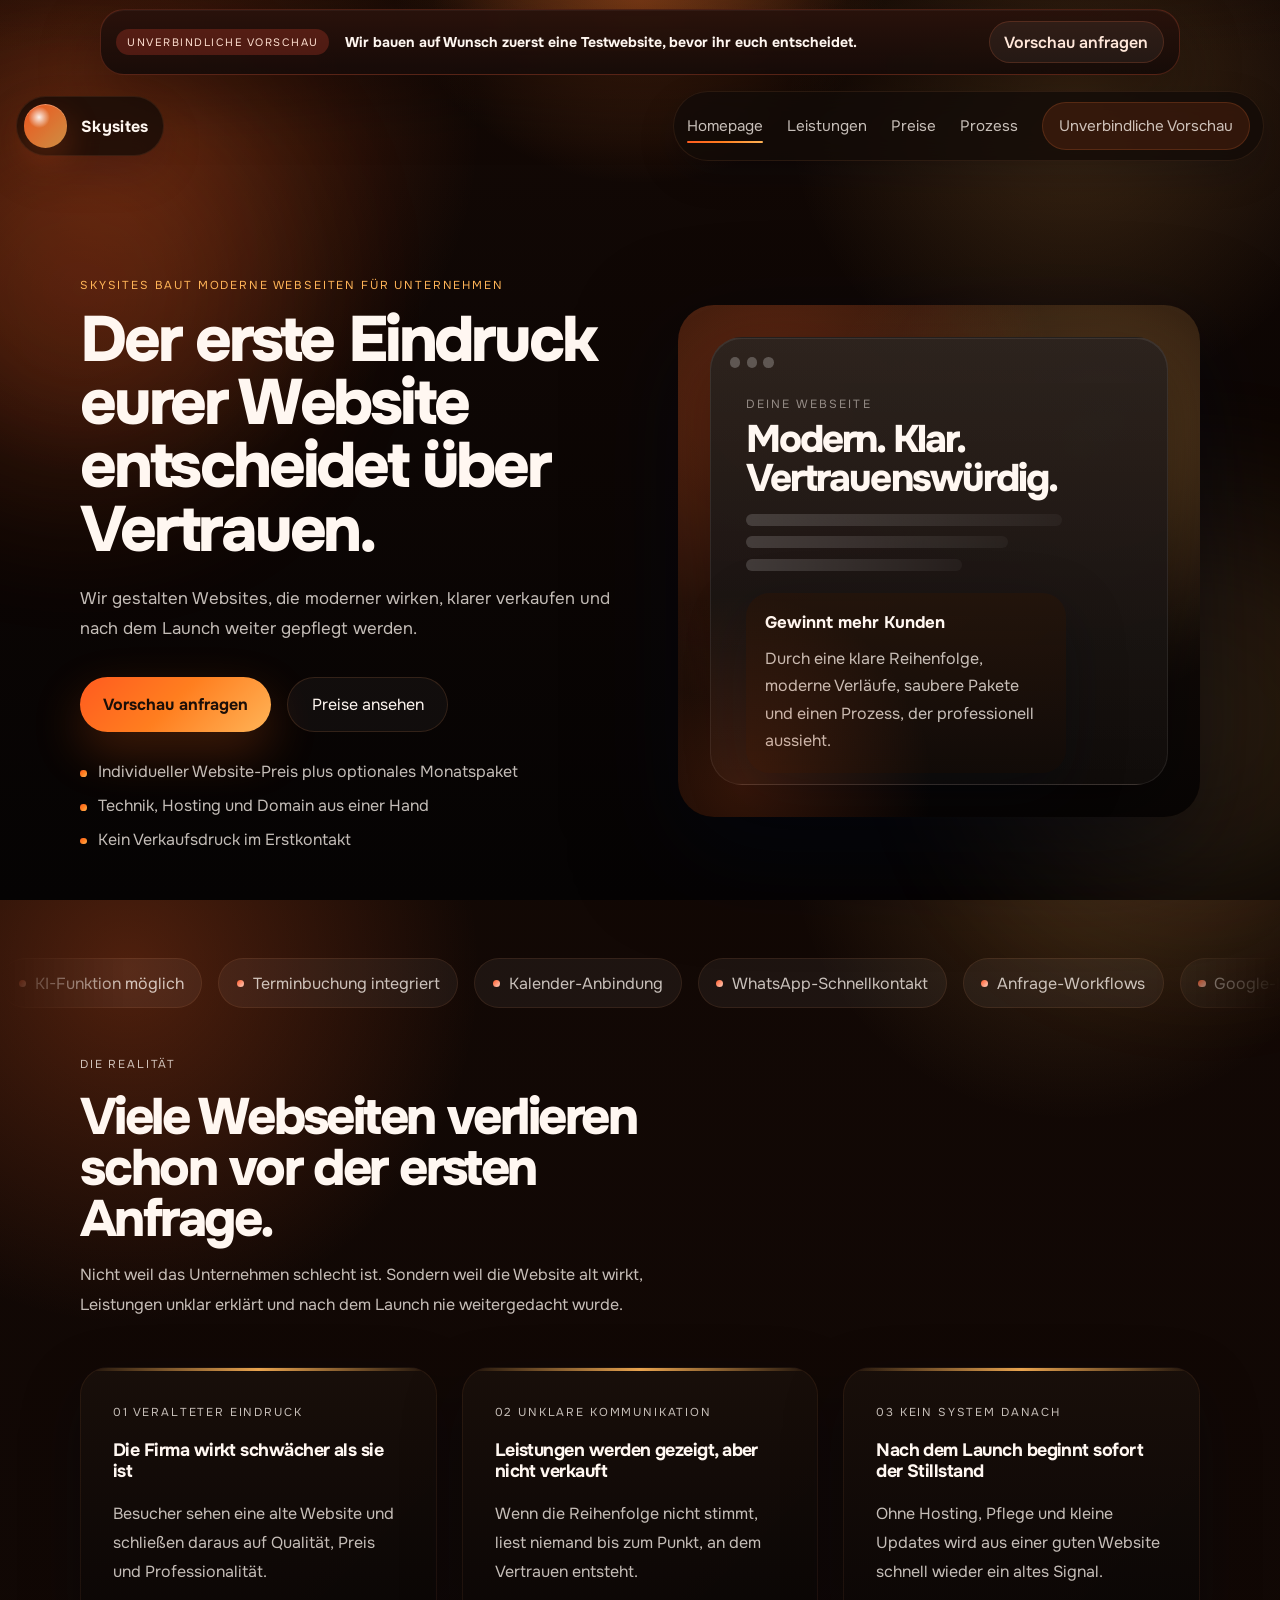
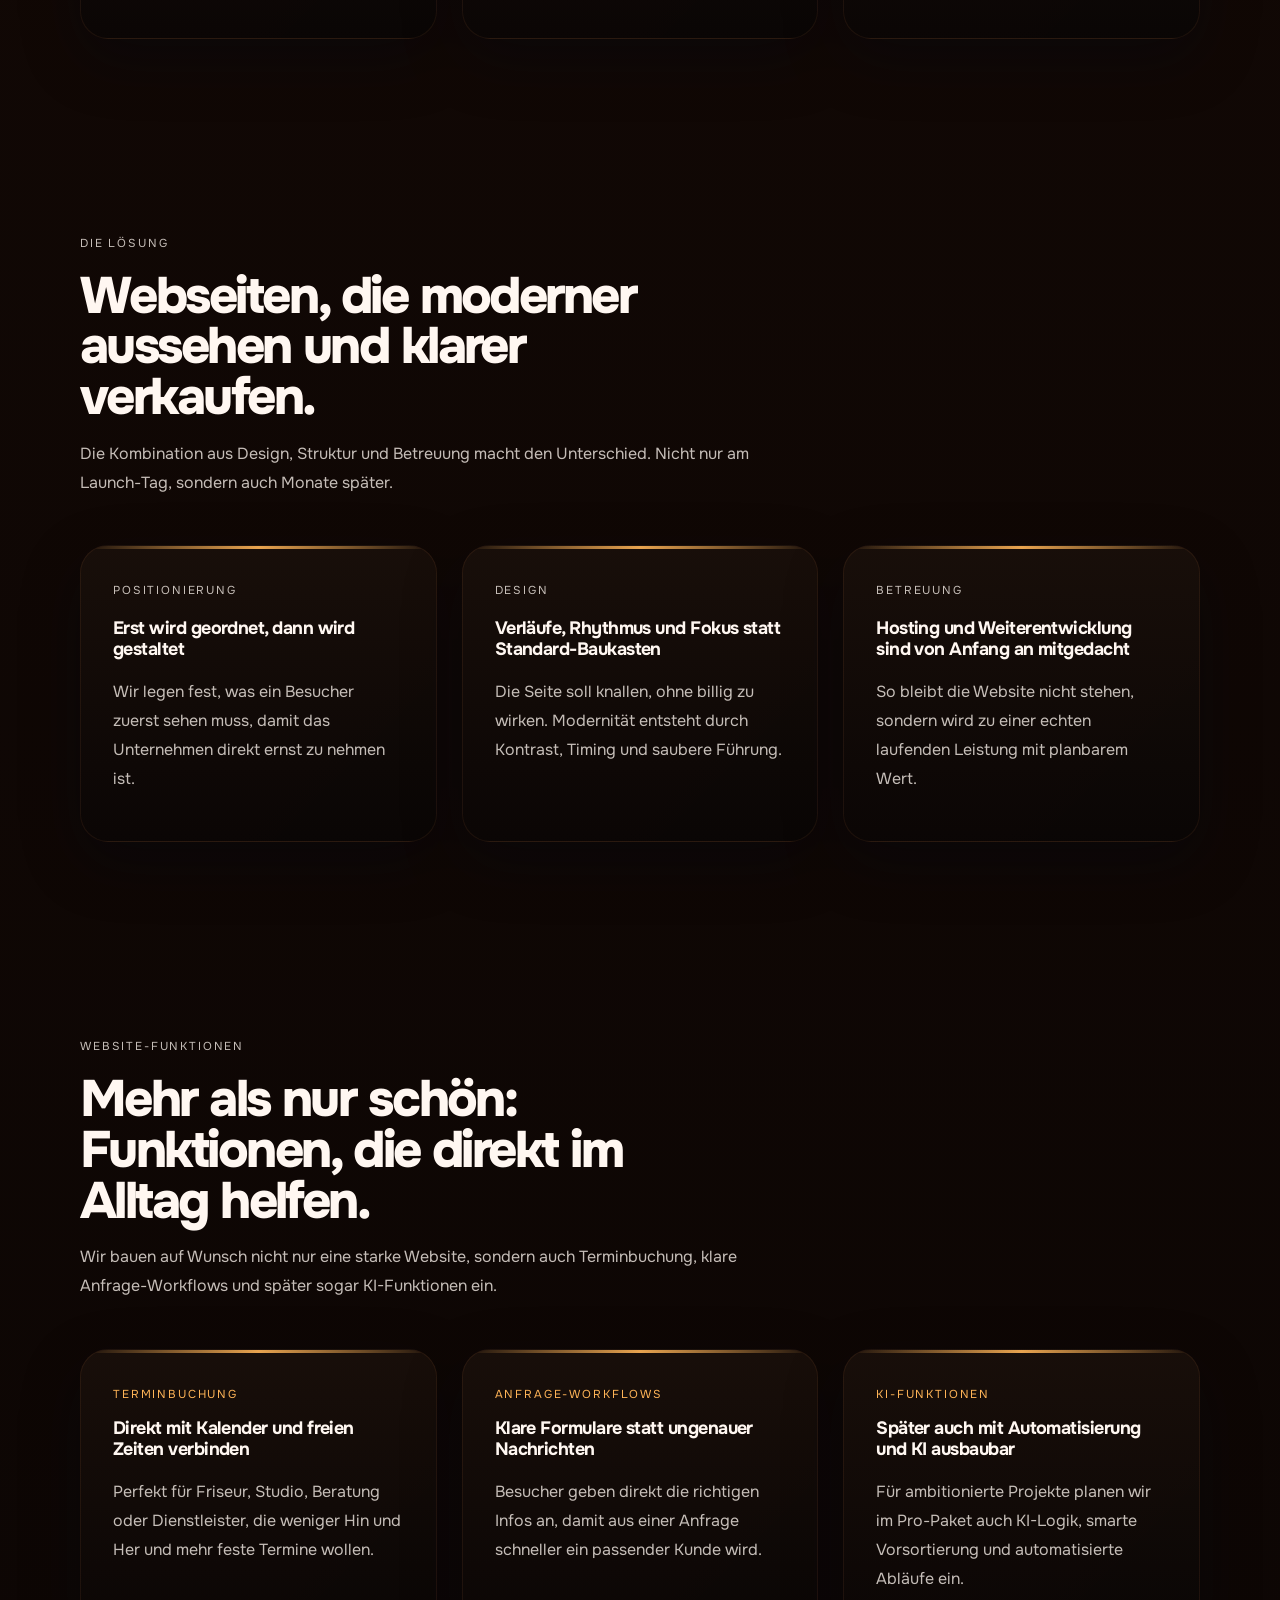
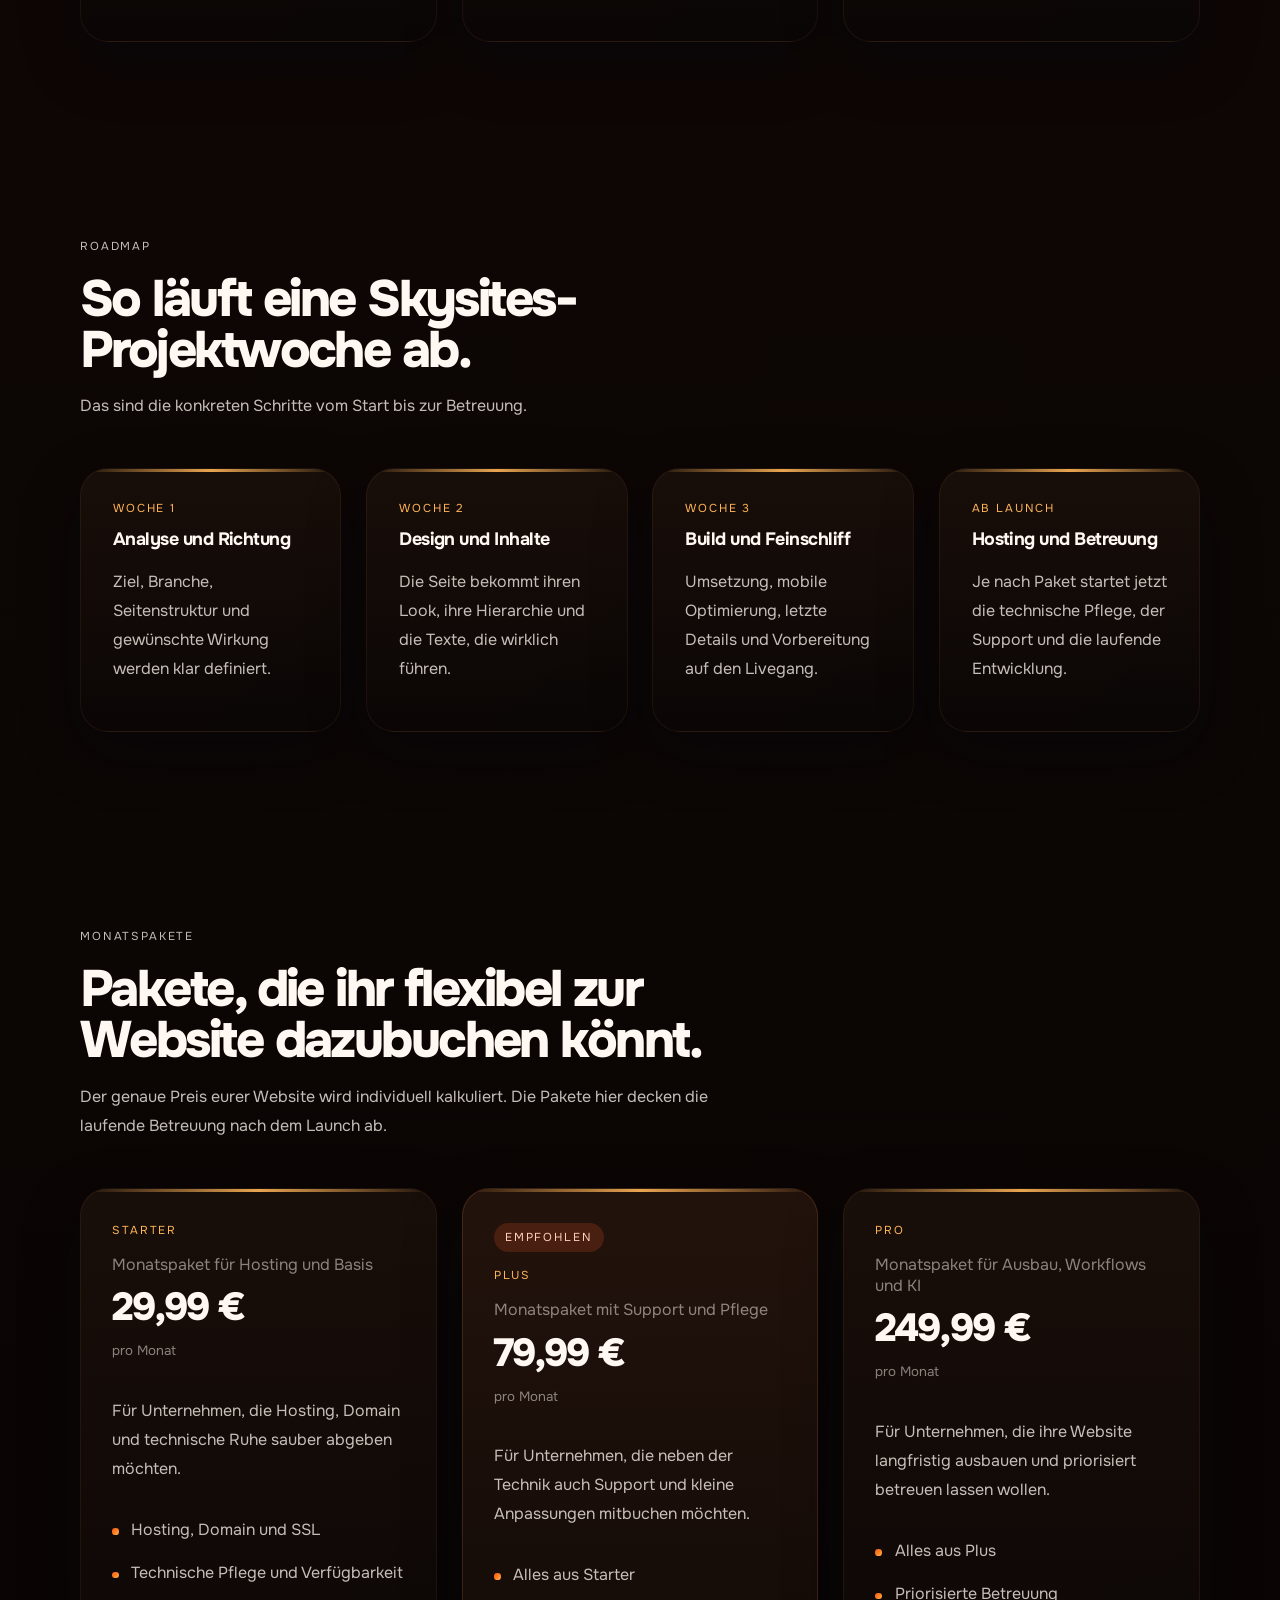
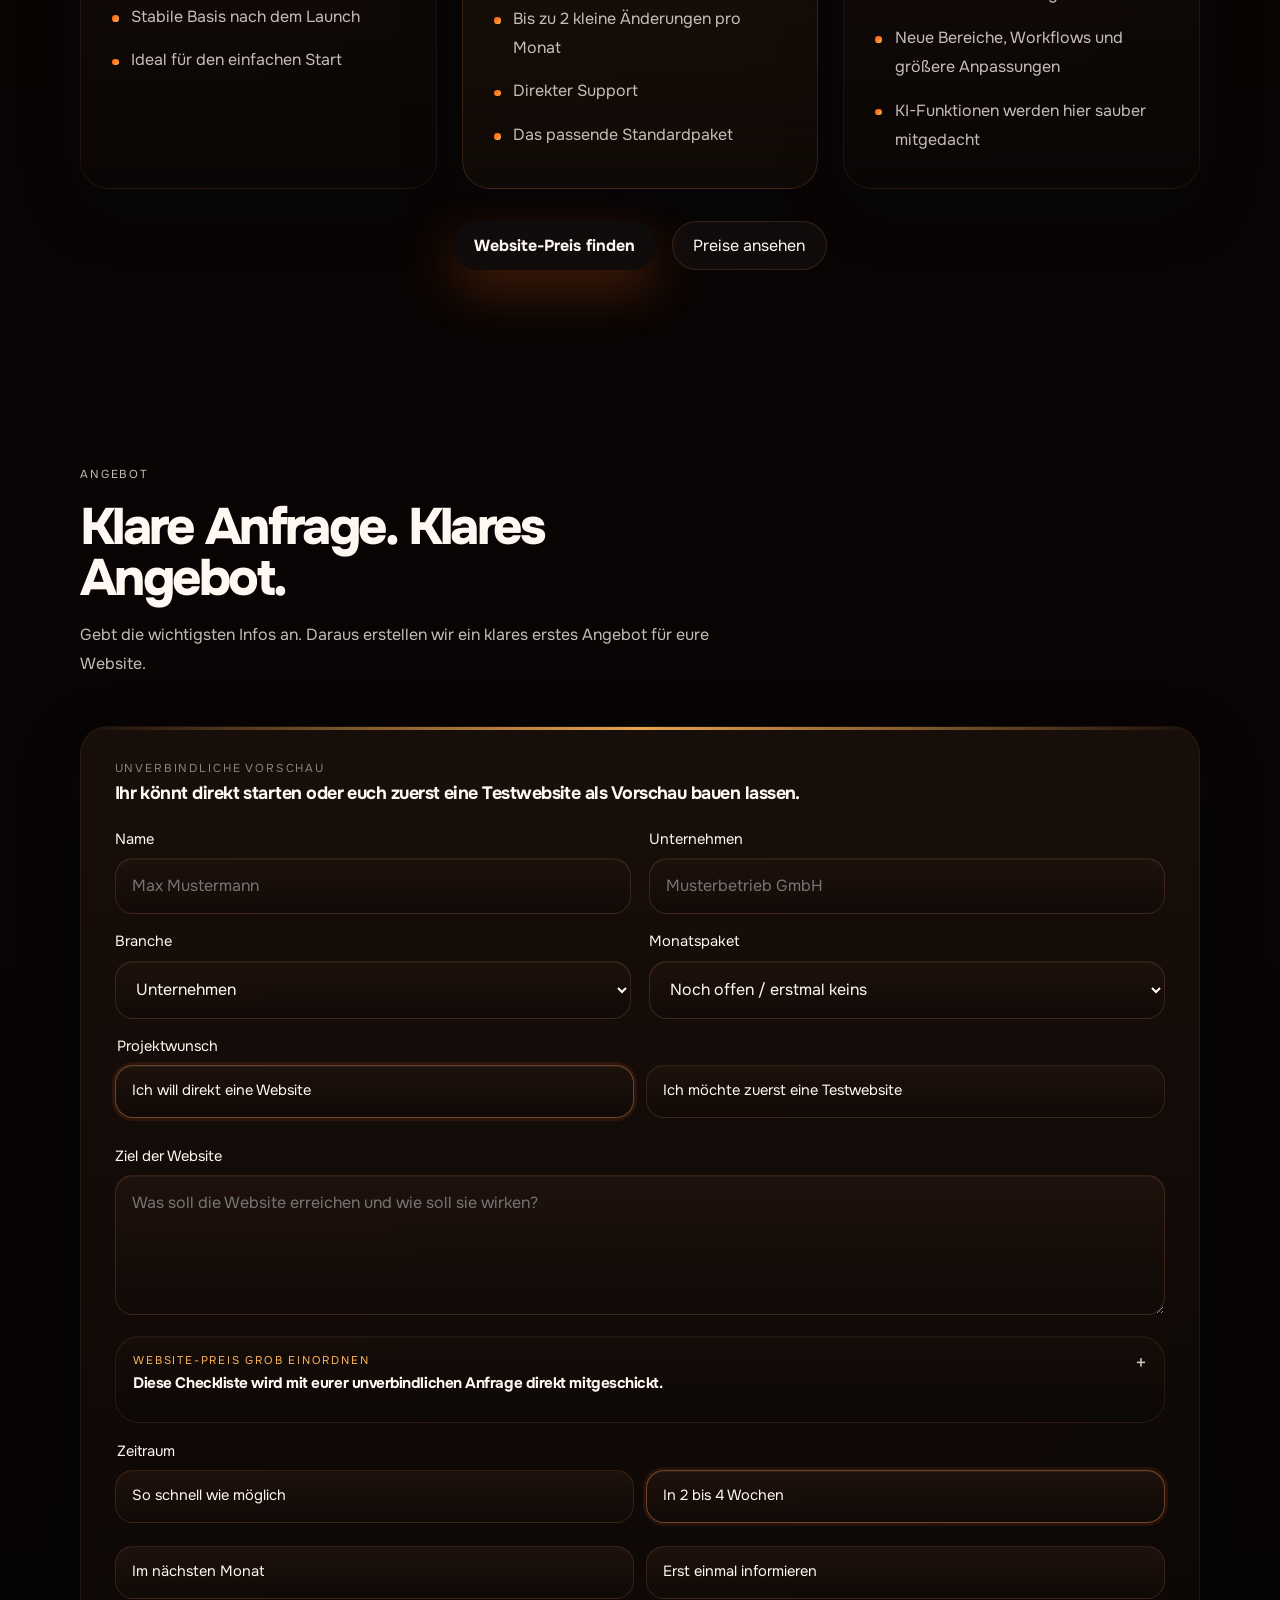
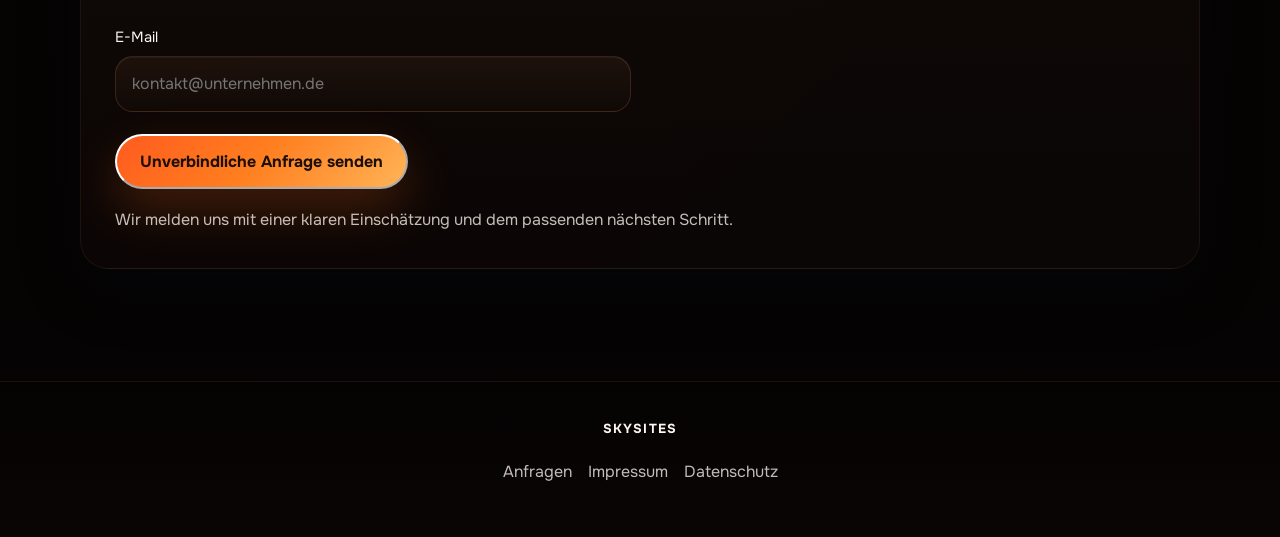
<file: index.html>
﻿<!DOCTYPE html>
<html lang="de">
<head>
  <meta charset="UTF-8">
  <meta name="viewport" content="width=device-width, initial-scale=1.0, viewport-fit=cover">
  <meta name="apple-mobile-web-app-capable" content="yes">
  <meta name="mobile-web-app-capable" content="yes">
  <meta name="color-scheme" content="dark">
  <meta name="theme-color" content="#140905">
  <meta name="theme-color" media="(prefers-color-scheme: light)" content="#140905">
  <meta name="theme-color" media="(prefers-color-scheme: dark)" content="#140905">
  <meta name="apple-mobile-web-app-status-bar-style" content="black-translucent">
  <title>Skysites | Moderne Webseiten für Unternehmen</title>
  <meta
    name="description"
    content="Skysites entwickelt moderne Webseiten für Unternehmen mit Hosting, Betreuung und klaren Abo-Modellen."
  >
  <link rel="preconnect" href="https://fonts.googleapis.com">
  <link rel="preconnect" href="https://fonts.gstatic.com" crossorigin>
  <link
    href="https://fonts.googleapis.com/css2?family=Onest:wght@300;400;500;600;700;800&display=swap"
    rel="stylesheet"
  >
  <link rel="stylesheet" href="styles.css">
</head>
<body data-page="home">
  <div class="ambient ambient-one"></div>
  <div class="ambient ambient-two"></div>
  <div class="site-frame">
    <div class="announcement-bar" data-reveal>
      <span class="announcement-tag">Unverbindliche Vorschau</span>
      <strong>Wir bauen auf Wunsch zuerst eine Testwebsite, bevor ihr euch entscheidet.</strong>
      <a href="anfragen.html">Vorschau anfragen</a>
    </div>

    <header class="site-header">
      <a class="brand" href="index.html" aria-label="Skysites Startseite">
        <span class="brand-symbol"></span>
        <span class="brand-wordmark">Skysites</span>
      </a>

      <button class="nav-toggle" type="button" aria-expanded="false" aria-controls="site-nav">
        <span></span>
        <span></span>
        <span></span>
      </button>

      <nav class="site-nav" id="site-nav" aria-label="Hauptnavigation">
        <a href="index.html" data-nav="home">Homepage</a>
        <a href="leistungen.html" data-nav="leistungen">Leistungen</a>
        <a href="preise.html" data-nav="preise">Preise</a>
        <a href="prozess.html" data-nav="prozess">Prozess</a>
        <a class="nav-button" href="anfragen.html">Unverbindliche Vorschau</a>
      </nav>
    </header>

    <main>
      <section class="hero section">
        <div class="hero-copy" data-reveal>
          <p class="eyebrow">Skysites baut moderne Webseiten für Unternehmen</p>
          <h1>Der erste Eindruck eurer Website entscheidet über Vertrauen.</h1>
          <p class="hero-text">
            Wir gestalten Websites, die moderner wirken, klarer verkaufen und nach dem Launch weiter gepflegt werden.
          </p>

          <div class="hero-actions">
            <a class="button button-primary" href="anfragen.html">Vorschau anfragen</a>
            <a class="button button-secondary" href="preise.html">Preise ansehen</a>
          </div>

          <ul class="hero-points">
            <li>Individueller Website-Preis plus optionales Monatspaket</li>
            <li>Technik, Hosting und Domain aus einer Hand</li>
            <li>Kein Verkaufsdruck im Erstkontakt</li>
          </ul>
        </div>

        <div class="hero-visual" data-reveal>
          <div class="hero-stage">
            <div class="hero-screen">
              <div class="screen-top">
                <span></span>
                <span></span>
                <span></span>
              </div>

              <div class="screen-body">
                <p class="screen-kicker">Deine Webseite</p>
                <h2>Modern. Klar. Vertrauenswürdig.</h2>
                <div class="screen-lines">
                  <span></span>
                  <span></span>
                  <span></span>
                </div>
                <div class="screen-panel">
                  <strong>Gewinnt mehr Kunden</strong>
                  <p>Durch eine klare Reihenfolge, moderne Verläufe, saubere Pakete und einen Prozess, der professionell aussieht.</p>
                </div>
              </div>
            </div>

          </div>
        </div>
      </section>

      <section class="proof-marquee section-tight" aria-label="Wirkung von Skysites">
        <div class="proof-track">
          <span>KI-Funktion möglich</span>
          <span>Terminbuchung integriert</span>
          <span>Kalender-Anbindung</span>
          <span>WhatsApp-Schnellkontakt</span>
          <span>Anfrage-Workflows</span>
          <span>Google-Bewertungen</span>
          <span>Mehrsprachige Seiten</span>
          <span>Formulare mit Vorsortierung</span>
          <span>Hosting inklusive</span>
          <span>SEO-Basis sauber aufgebaut</span>
          <span>KI-Funktion möglich</span>
          <span>Terminbuchung integriert</span>
          <span>Kalender-Anbindung</span>
          <span>WhatsApp-Schnellkontakt</span>
          <span>Anfrage-Workflows</span>
          <span>Google-Bewertungen</span>
          <span>Mehrsprachige Seiten</span>
          <span>Formulare mit Vorsortierung</span>
          <span>Hosting inklusive</span>
          <span>SEO-Basis sauber aufgebaut</span>
        </div>
      </section>

      <section class="section problem-section">
        <div class="section-head narrow" data-reveal>
          <p class="eyebrow">Die Realität</p>
          <h2>Viele Webseiten verlieren schon vor der ersten Anfrage.</h2>
          <p>
            Nicht weil das Unternehmen schlecht ist. Sondern weil die Website alt wirkt, Leistungen
            unklar erklärt und nach dem Launch nie weitergedacht wurde.
          </p>
        </div>

        <div class="problem-grid">
          <article class="problem-card" data-reveal>
            <p class="card-tag">01 Veralteter Eindruck</p>
            <h3>Die Firma wirkt schwächer als sie ist</h3>
            <p>Besucher sehen eine alte Website und schließen daraus auf Qualität, Preis und Professionalität.</p>
          </article>

          <article class="problem-card" data-reveal>
            <p class="card-tag">02 Unklare Kommunikation</p>
            <h3>Leistungen werden gezeigt, aber nicht verkauft</h3>
            <p>Wenn die Reihenfolge nicht stimmt, liest niemand bis zum Punkt, an dem Vertrauen entsteht.</p>
          </article>

          <article class="problem-card" data-reveal>
            <p class="card-tag">03 Kein System danach</p>
            <h3>Nach dem Launch beginnt sofort der Stillstand</h3>
            <p>Ohne Hosting, Pflege und kleine Updates wird aus einer guten Website schnell wieder ein altes Signal.</p>
          </article>
        </div>
      </section>

      <section class="section solution-section">
        <div class="section-head" data-reveal>
          <p class="eyebrow">Die Lösung</p>
          <h2>Webseiten, die moderner aussehen und klarer verkaufen.</h2>
          <p>
            Die Kombination aus Design, Struktur und Betreuung macht den Unterschied. Nicht nur am
            Launch-Tag, sondern auch Monate später.
          </p>
        </div>

        <div class="story-grid">
          <article class="glass-card" data-reveal>
            <p class="card-tag">Positionierung</p>
            <h3>Erst wird geordnet, dann wird gestaltet</h3>
            <p>Wir legen fest, was ein Besucher zuerst sehen muss, damit das Unternehmen direkt ernst zu nehmen ist.</p>
          </article>

          <article class="glass-card" data-reveal>
            <p class="card-tag">Design</p>
            <h3>Verläufe, Rhythmus und Fokus statt Standard-Baukasten</h3>
            <p>Die Seite soll knallen, ohne billig zu wirken. Modernität entsteht durch Kontrast, Timing und saubere Führung.</p>
          </article>

          <article class="glass-card" data-reveal>
            <p class="card-tag">Betreuung</p>
            <h3>Hosting und Weiterentwicklung sind von Anfang an mitgedacht</h3>
            <p>So bleibt die Website nicht stehen, sondern wird zu einer echten laufenden Leistung mit planbarem Wert.</p>
          </article>
        </div>
      </section>

      <section class="section examples-section">
        <div class="section-head" data-reveal>
          <p class="eyebrow">Website-Funktionen</p>
          <h2>Mehr als nur schön: Funktionen, die direkt im Alltag helfen.</h2>
          <p>Wir bauen auf Wunsch nicht nur eine starke Website, sondern auch Terminbuchung, klare Anfrage-Workflows und später sogar KI-Funktionen ein.</p>
        </div>

        <div class="examples-grid">
          <article class="example-card" data-reveal>
            <span class="example-label">Terminbuchung</span>
            <h3>Direkt mit Kalender und freien Zeiten verbinden</h3>
            <p>Perfekt für Friseur, Studio, Beratung oder Dienstleister, die weniger Hin und Her und mehr feste Termine wollen.</p>
          </article>

          <article class="example-card" data-reveal>
            <span class="example-label">Anfrage-Workflows</span>
            <h3>Klare Formulare statt ungenauer Nachrichten</h3>
            <p>Besucher geben direkt die richtigen Infos an, damit aus einer Anfrage schneller ein passender Kunde wird.</p>
          </article>

          <article class="example-card" data-reveal>
            <span class="example-label">KI-Funktionen</span>
            <h3>Später auch mit Automatisierung und KI ausbaubar</h3>
            <p>Für ambitionierte Projekte planen wir im Pro-Paket auch KI-Logik, smarte Vorsortierung und automatisierte Abläufe ein.</p>
          </article>
        </div>
      </section>

      <section class="section roadmap-section">
        <div class="section-head" data-reveal>
          <p class="eyebrow">Roadmap</p>
          <h2>So läuft eine Skysites-Projektwoche ab.</h2>
          <p>Das sind die konkreten Schritte vom Start bis zur Betreuung.</p>
        </div>

        <div class="roadmap-grid">
          <article class="roadmap-card" data-reveal>
            <span>Woche 1</span>
            <h3>Analyse und Richtung</h3>
            <p>Ziel, Branche, Seitenstruktur und gewünschte Wirkung werden klar definiert.</p>
          </article>

          <article class="roadmap-card" data-reveal>
            <span>Woche 2</span>
            <h3>Design und Inhalte</h3>
            <p>Die Seite bekommt ihren Look, ihre Hierarchie und die Texte, die wirklich führen.</p>
          </article>

          <article class="roadmap-card" data-reveal>
            <span>Woche 3</span>
            <h3>Build und Feinschliff</h3>
            <p>Umsetzung, mobile Optimierung, letzte Details und Vorbereitung auf den Livegang.</p>
          </article>

          <article class="roadmap-card" data-reveal>
            <span>Ab Launch</span>
            <h3>Hosting und Betreuung</h3>
            <p>Je nach Paket startet jetzt die technische Pflege, der Support und die laufende Entwicklung.</p>
          </article>
        </div>
      </section>

      <section class="section pricing-preview">
        <div class="section-head" data-reveal>
          <p class="eyebrow">Monatspakete</p>
          <h2>Pakete, die ihr flexibel zur Website dazubuchen könnt.</h2>
          <p>
            Der genaue Preis eurer Website wird individuell kalkuliert. Die Pakete hier decken die
            laufende Betreuung nach dem Launch ab.
          </p>
        </div>

        <div class="pricing-grid">
          <article class="pricing-card" data-reveal>
            <p class="price-tier">Starter</p>
            <div class="price-block">
              <span>Monatspaket für Hosting und Basis</span>
              <strong>29,99 &euro;</strong>
              <small>pro Monat</small>
            </div>
            <p class="price-copy">Für Unternehmen, die Hosting, Domain und technische Ruhe sauber abgeben möchten.</p>
            <ul>
              <li>Hosting, Domain und SSL</li>
              <li>Technische Pflege und Verfügbarkeit</li>
              <li>Stabile Basis nach dem Launch</li>
              <li>Ideal für den einfachen Start</li>
            </ul>
          </article>

          <article class="pricing-card featured" data-reveal>
            <p class="feature-chip">Empfohlen</p>
            <p class="price-tier">Plus</p>
            <div class="price-block">
              <span>Monatspaket mit Support und Pflege</span>
              <strong>79,99 &euro;</strong>
              <small>pro Monat</small>
            </div>
            <p class="price-copy">Für Unternehmen, die neben der Technik auch Support und kleine Anpassungen mitbuchen möchten.</p>
            <ul>
              <li>Alles aus Starter</li>
              <li>Bis zu 2 kleine Änderungen pro Monat</li>
              <li>Direkter Support</li>
              <li>Das passende Standardpaket</li>
            </ul>
          </article>

          <article class="pricing-card" data-reveal>
            <p class="price-tier">Pro</p>
            <div class="price-block">
              <span>Monatspaket für Ausbau, Workflows und KI</span>
              <strong>249,99 &euro;</strong>
              <small>pro Monat</small>
            </div>
            <p class="price-copy">Für Unternehmen, die ihre Website langfristig ausbauen und priorisiert betreuen lassen wollen.</p>
            <ul>
              <li>Alles aus Plus</li>
              <li>Priorisierte Betreuung</li>
              <li>Neue Bereiche, Workflows und größere Anpassungen</li>
              <li>KI-Funktionen werden hier sauber mitgedacht</li>
            </ul>
          </article>
        </div>

        <div class="section-link" data-reveal>
          <a class="button button-primary" href="preise.html#preisfinder">Website-Preis finden</a>
          <a class="button button-secondary" href="preise.html">Preise ansehen</a>
        </div>
      </section>

      <section class="section contact-section" id="kontakt">
        <div class="section-head" data-reveal>
          <p class="eyebrow">Angebot</p>
          <h2>Klare Anfrage. Klares Angebot.</h2>
          <p>
            Gebt die wichtigsten Infos an. Daraus erstellen wir ein klares erstes Angebot für eure Website.
          </p>
        </div>

        <div class="contact-grid contact-grid-single">
          <form class="contact-form" id="lead-form" data-reveal>
            <div class="form-intro">
              <p>Unverbindliche Vorschau</p>
              <strong>Ihr könnt direkt starten oder euch zuerst eine Testwebsite als Vorschau bauen lassen.</strong>
            </div>

            <div class="form-grid">
              <label>
                <span>Name</span>
                <input type="text" name="name" placeholder="Max Mustermann">
              </label>

              <label>
                <span>Unternehmen</span>
                <input type="text" name="company" placeholder="Musterbetrieb GmbH">
              </label>

              <label>
                <span>Branche</span>
                <select name="industry">
                  <option value="Unternehmen">Unternehmen</option>
                  <option value="Handwerk">Handwerk</option>
                  <option value="Praxis oder Gesundheit">Praxis oder Gesundheit</option>
                  <option value="Beauty oder Studio">Beauty oder Studio</option>
                  <option value="Dienstleistung">Dienstleistung</option>
                </select>
              </label>

              <label>
                <span>Monatspaket</span>
                <select name="plan">
                  <option value="Noch offen">Noch offen / erstmal keins</option>
                  <option value="Starter">Starter</option>
                  <option value="Plus">Plus</option>
                  <option value="Pro">Pro</option>
                </select>
                
              </label>

              <fieldset class="field-wide choice-field">
                <legend>Projektwunsch</legend>
                <div class="choice-grid choice-grid-double">
                  <label class="choice-option">
                    <input type="radio" name="project_type" value="Ich will direkt eine Website" checked>
                    <span>Ich will direkt eine Website</span>
                  </label>
                  <label class="choice-option">
                    <input type="radio" name="project_type" value="Ich möchte zuerst eine Testwebsite">
                    <span>Ich möchte zuerst eine Testwebsite</span>
                  </label>
                </div>
              </fieldset>

              <div class="field-wide">
                <label>
                  <span>Ziel der Website</span>
                  <textarea name="goal" rows="5" placeholder="Was soll die Website erreichen und wie soll sie wirken?" data-goal-field></textarea>
                </label>

                <div class="estimate-drawer" data-estimate-drawer>
                  <button class="estimate-toggle" type="button" data-estimate-toggle aria-expanded="false">
                    <span>Website-Preis grob einordnen</span>
                    <strong>Diese Checkliste wird mit eurer unverbindlichen Anfrage direkt mitgeschickt.</strong>
                  </button>

                  <div class="estimate-panel" data-estimate-panel hidden>
                    <p class="estimate-copy">Ergänzt auf Wunsch direkt Umfang, Design und Funktionen. So können wir euer Angebot viel klarer einordnen.</p>

                    <div class="form-grid estimate-grid">
                      <label>
                        <span>Seitenumfang</span>
                        <select name="estimate_pages" data-estimate-field>
                          <option value="small">1 bis 3 Seiten</option>
                          <option value="medium">4 bis 6 Seiten</option>
                          <option value="large">7 bis 10 Seiten</option>
                          <option value="xlarge">Mehr als 10 Seiten</option>
                        </select>
                      </label>

                      <label>
                        <span>Inhalte</span>
                        <select name="estimate_content" data-estimate-field>
                          <option value="ready">Texte und Inhalte sind weitgehend bereit</option>
                          <option value="partial">Teile sind vorhanden</option>
                          <option value="new">Es soll inhaltlich neu aufgebaut werden</option>
                        </select>
                      </label>

                      <label class="field-wide">
                        <span>Designanspruch</span>
                        <select name="estimate_design" data-estimate-field>
                          <option value="clean">Klar und fokussiert</option>
                          <option value="premium">Hochwertig und modern</option>
                          <option value="individual">Auffälliger und individueller</option>
                        </select>
                      </label>

                      <fieldset class="field-wide choice-field">
                        <legend>Zusatzfunktionen</legend>
                        <div class="choice-grid">
                          <label class="choice-option">
                            <input type="checkbox" name="estimate_features" value="contact" data-estimate-field>
                            <span>Kontaktformular</span>
                          </label>
                          <label class="choice-option">
                            <input type="checkbox" name="estimate_features" value="booking" data-estimate-field>
                            <span>Terminbuchung</span>
                          </label>
                          <label class="choice-option">
                            <input type="checkbox" name="estimate_features" value="calendar" data-estimate-field>
                            <span>Kalender-Anbindung</span>
                          </label>
                          <label class="choice-option">
                            <input type="checkbox" name="estimate_features" value="faq" data-estimate-field>
                            <span>FAQ-Bereich</span>
                          </label>
                          <label class="choice-option">
                            <input type="checkbox" name="estimate_features" value="gallery" data-estimate-field>
                            <span>Google-Bewertungen</span>
                          </label>
                          <label class="choice-option">
                            <input type="checkbox" name="estimate_features" value="blog" data-estimate-field>
                            <span>Blog oder News</span>
                          </label>
                          <label class="choice-option">
                            <input type="checkbox" name="estimate_features" value="multilingual" data-estimate-field>
                            <span>Mehrsprachig</span>
                          </label>
                          <label class="choice-option">
                            <input type="checkbox" name="estimate_features" value="whatsapp" data-estimate-field>
                            <span>WhatsApp oder Schnellkontakt</span>
                          </label>
                          <label class="choice-option">
                            <input type="checkbox" name="estimate_features" value="workflow" data-estimate-field>
                            <span>Anfrage-Workflow oder Rechner</span>
                          </label>
                          <label class="choice-option">
                            <input type="checkbox" name="estimate_features" value="ai" data-estimate-field>
                            <span>KI-Funktion (nur mit Pro)</span>
                          </label>
                        </div>
                      </fieldset>
                    </div>

                    <div class="estimate-inline">
                      <span>Aktuelle Einordnung</span>
                      <strong data-inline-price-range>ca. 500 - 749 &euro;</strong>
                      <small data-inline-price-note>Schlanker Einstieg</small>
                      <p data-inline-price-summary>Perfekt für eine kompakte Website mit klarem Aufbau.</p>
                    </div>
                  </div>
                </div>
              </div>

              <fieldset class="field-wide choice-field">
                <legend>Zeitraum</legend>
                <div class="choice-grid">
                  <label class="choice-option">
                    <input type="radio" name="timeline" value="so schnell wie möglich">
                    <span>So schnell wie möglich</span>
                  </label>
                  <label class="choice-option">
                    <input type="radio" name="timeline" value="in 2 bis 4 Wochen" checked>
                    <span>In 2 bis 4 Wochen</span>
                  </label>
                  <label class="choice-option">
                    <input type="radio" name="timeline" value="im nächsten Monat">
                    <span>Im nächsten Monat</span>
                  </label>
                  <label class="choice-option">
                    <input type="radio" name="timeline" value="erst einmal nur informieren">
                    <span>Erst einmal informieren</span>
                  </label>
                </div>
              </fieldset>

              <label>
                <span>E-Mail</span>
                <input type="email" name="email" placeholder="kontakt@unternehmen.de">
              </label>
            </div>

            <button class="button button-primary" type="submit">Unverbindliche Anfrage senden</button>
            <p class="form-note">
              Wir melden uns mit einer klaren Einschätzung und dem passenden nächsten Schritt.
            </p>
          </form>
        </div>
      </section>
    </main>

    <footer class="site-footer">
      <p>Skysites</p>
      <div>
        <a href="anfragen.html">Anfragen</a>
        <a href="impressum.html">Impressum</a>
        <a href="datenschutz.html">Datenschutz</a>
      </div>
    </footer>
  </div>

  <script src="script.js"></script>
</body>
</html>
</file>
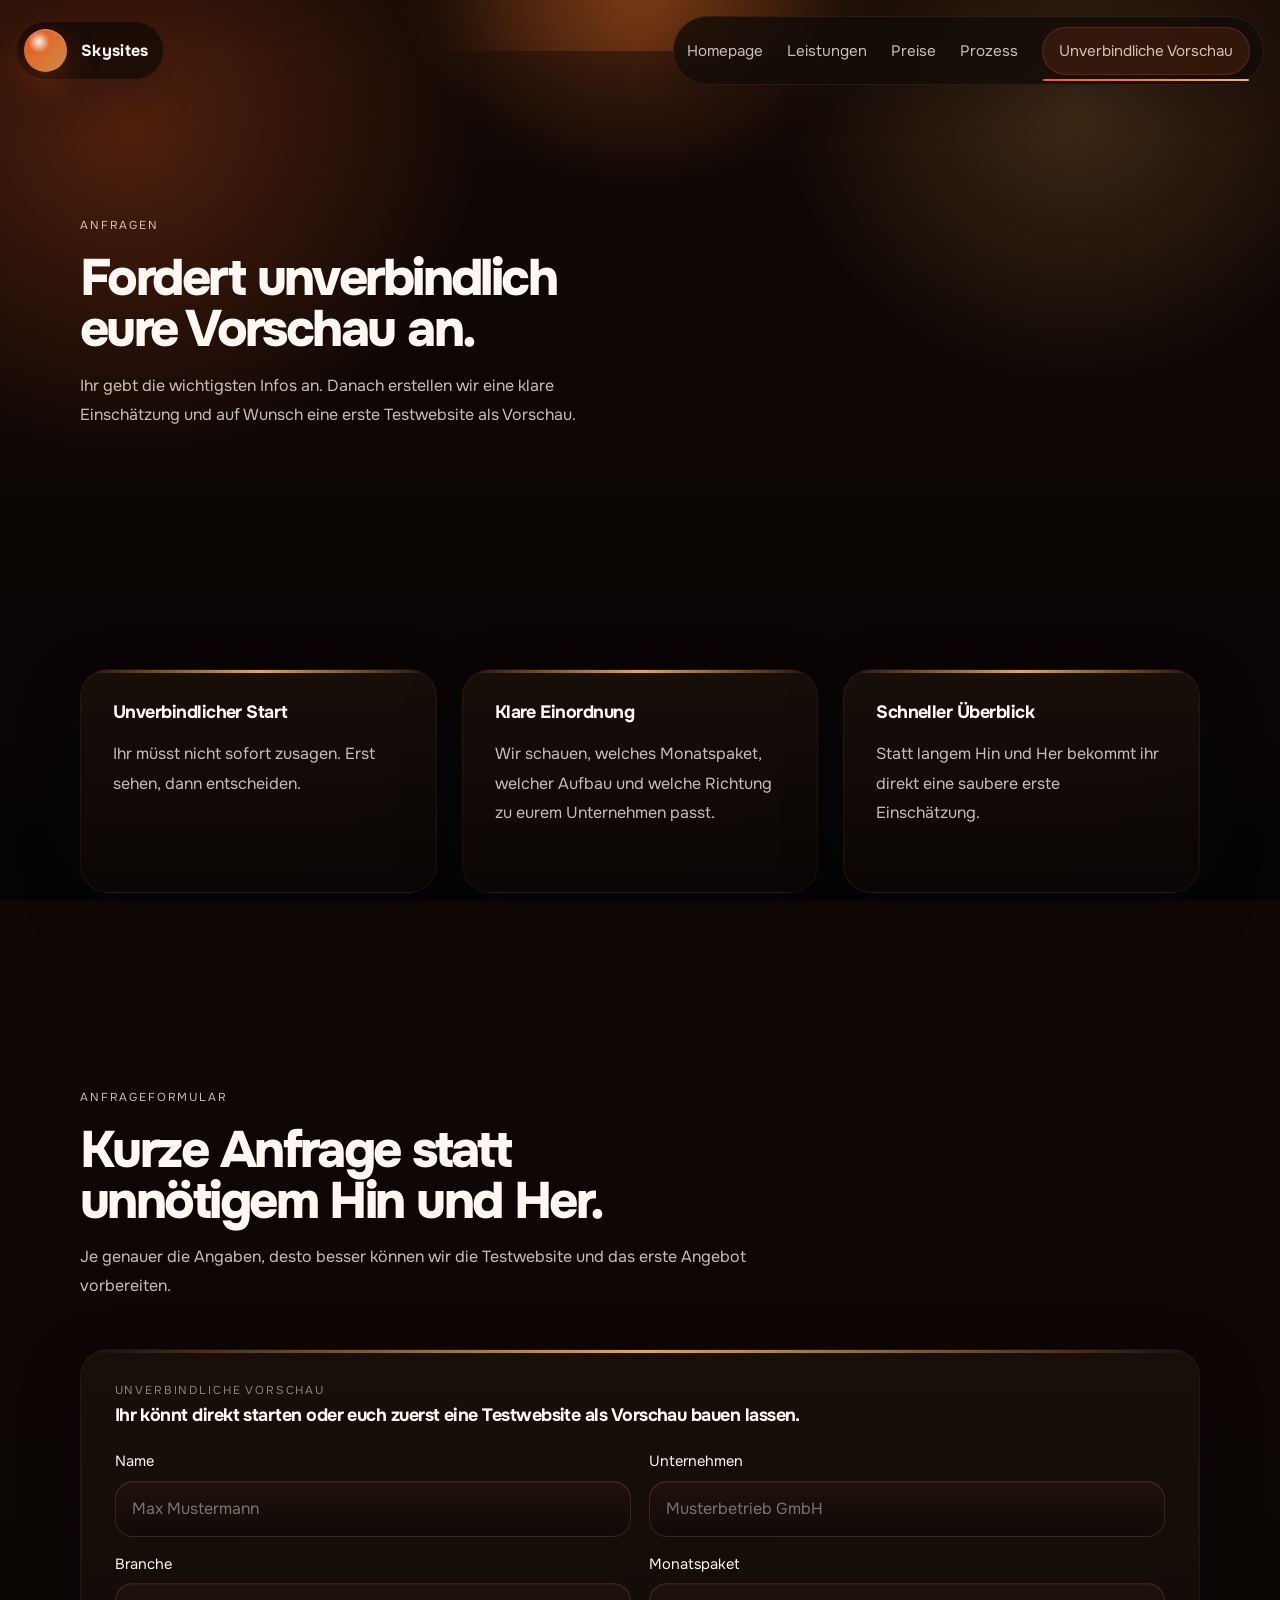
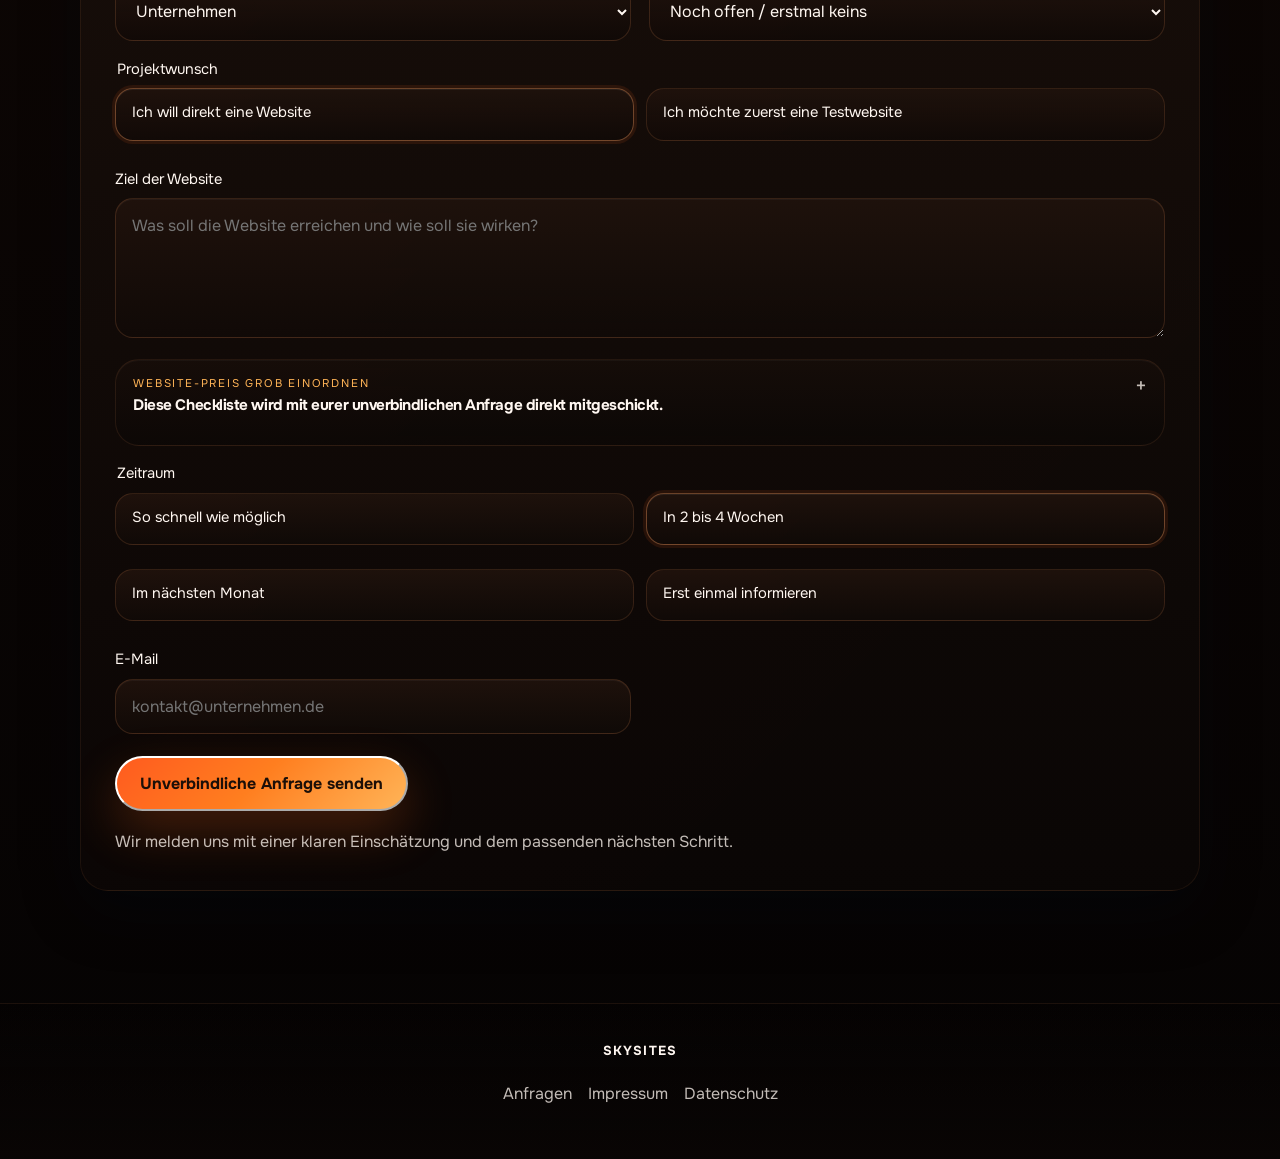
<file: anfragen.html>
﻿<!DOCTYPE html>
<html lang="de">
<head>
  <meta charset="UTF-8">
  <meta name="viewport" content="width=device-width, initial-scale=1.0, viewport-fit=cover">
  <meta name="apple-mobile-web-app-capable" content="yes">
  <meta name="mobile-web-app-capable" content="yes">
  <meta name="color-scheme" content="dark">
  <meta name="theme-color" content="#140905">
  <meta name="theme-color" media="(prefers-color-scheme: light)" content="#140905">
  <meta name="theme-color" media="(prefers-color-scheme: dark)" content="#140905">
  <meta name="apple-mobile-web-app-status-bar-style" content="black-translucent">
  <title>Skysites | Anfragen</title>
  <meta
    name="description"
    content="Anfrage an Skysites senden: unverbindliche Testwebsite, klare Ersteinschätzung und strukturierter Projektstart."
  >
  <link rel="preconnect" href="https://fonts.googleapis.com">
  <link rel="preconnect" href="https://fonts.gstatic.com" crossorigin>
  <link
    href="https://fonts.googleapis.com/css2?family=Onest:wght@300;400;500;600;700;800&display=swap"
    rel="stylesheet"
  >
  <link rel="stylesheet" href="styles.css">
</head>
<body data-page="anfragen">
  <div class="ambient ambient-one"></div>
  <div class="ambient ambient-two"></div>
  <div class="site-frame">
    <header class="site-header">
      <a class="brand" href="index.html" aria-label="Skysites Startseite">
        <span class="brand-symbol"></span>
        <span class="brand-wordmark">Skysites</span>
      </a>

      <button class="nav-toggle" type="button" aria-expanded="false" aria-controls="site-nav">
        <span></span>
        <span></span>
        <span></span>
      </button>

      <nav class="site-nav" id="site-nav" aria-label="Hauptnavigation">
        <a href="index.html" data-nav="home">Homepage</a>
        <a href="leistungen.html" data-nav="leistungen">Leistungen</a>
        <a href="preise.html" data-nav="preise">Preise</a>
        <a href="prozess.html" data-nav="prozess">Prozess</a>
        <a class="nav-button" href="anfragen.html" data-nav="anfragen">Unverbindliche Vorschau</a>
      </nav>
    </header>

    <main>
      <section class="page-hero section">
        <div class="section-head narrow" data-reveal>
          <p class="eyebrow">Anfragen</p>
          <h1>Fordert unverbindlich eure Vorschau an.</h1>
          <p>
            Ihr gebt die wichtigsten Infos an. Danach erstellen wir eine klare Einschätzung und auf
            Wunsch eine erste Testwebsite als Vorschau.
          </p>
        </div>
      </section>

      <section class="section detail-layout">
        <div class="detail-grid">
          <article class="detail-card" data-reveal>
            <h3>Unverbindlicher Start</h3>
            <p>Ihr müsst nicht sofort zusagen. Erst sehen, dann entscheiden.</p>
          </article>
          <article class="detail-card" data-reveal>
            <h3>Klare Einordnung</h3>
            <p>Wir schauen, welches Monatspaket, welcher Aufbau und welche Richtung zu eurem Unternehmen passt.</p>
          </article>
          <article class="detail-card" data-reveal>
            <h3>Schneller Überblick</h3>
            <p>Statt langem Hin und Her bekommt ihr direkt eine saubere erste Einschätzung.</p>
          </article>
        </div>
      </section>

      <section class="section contact-section" id="kontakt">
        <div class="section-head" data-reveal>
          <p class="eyebrow">Anfrageformular</p>
          <h2>Kurze Anfrage statt unnötigem Hin und Her.</h2>
          <p>Je genauer die Angaben, desto besser können wir die Testwebsite und das erste Angebot vorbereiten.</p>
        </div>

        <div class="contact-grid contact-grid-single">
          <form class="contact-form" id="lead-form" data-reveal>
            <div class="form-intro">
              <p>Unverbindliche Vorschau</p>
              <strong>Ihr könnt direkt starten oder euch zuerst eine Testwebsite als Vorschau bauen lassen.</strong>
            </div>

            <div class="form-grid">
              <label>
                <span>Name</span>
                <input type="text" name="name" placeholder="Max Mustermann">
              </label>

              <label>
                <span>Unternehmen</span>
                <input type="text" name="company" placeholder="Musterbetrieb GmbH">
              </label>

              <label>
                <span>Branche</span>
                <select name="industry">
                  <option value="Unternehmen">Unternehmen</option>
                  <option value="Handwerk">Handwerk</option>
                  <option value="Praxis oder Gesundheit">Praxis oder Gesundheit</option>
                  <option value="Beauty oder Studio">Beauty oder Studio</option>
                  <option value="Dienstleistung">Dienstleistung</option>
                </select>
              </label>

              <label>
                <span>Monatspaket</span>
                <select name="plan">
                  <option value="Noch offen">Noch offen / erstmal keins</option>
                  <option value="Starter">Starter</option>
                  <option value="Plus">Plus</option>
                  <option value="Pro">Pro</option>
                </select>
                
              </label>

              <fieldset class="field-wide choice-field">
                <legend>Projektwunsch</legend>
                <div class="choice-grid choice-grid-double">
                  <label class="choice-option">
                    <input type="radio" name="project_type" value="Ich will direkt eine Website" checked>
                    <span>Ich will direkt eine Website</span>
                  </label>
                  <label class="choice-option">
                    <input type="radio" name="project_type" value="Ich möchte zuerst eine Testwebsite">
                    <span>Ich möchte zuerst eine Testwebsite</span>
                  </label>
                </div>
              </fieldset>

              <div class="field-wide">
                <label>
                  <span>Ziel der Website</span>
                  <textarea name="goal" rows="5" placeholder="Was soll die Website erreichen und wie soll sie wirken?" data-goal-field></textarea>
                </label>

                <div class="estimate-drawer" data-estimate-drawer>
                  <button class="estimate-toggle" type="button" data-estimate-toggle aria-expanded="false">
                    <span>Website-Preis grob einordnen</span>
                    <strong>Diese Checkliste wird mit eurer unverbindlichen Anfrage direkt mitgeschickt.</strong>
                  </button>

                  <div class="estimate-panel" data-estimate-panel hidden>
                    <p class="estimate-copy">Ergänzt auf Wunsch direkt Umfang, Design und Funktionen. So können wir euer Angebot viel klarer einordnen.</p>

                    <div class="form-grid estimate-grid">
                      <label>
                        <span>Seitenumfang</span>
                        <select name="estimate_pages" data-estimate-field>
                          <option value="small">1 bis 3 Seiten</option>
                          <option value="medium">4 bis 6 Seiten</option>
                          <option value="large">7 bis 10 Seiten</option>
                          <option value="xlarge">Mehr als 10 Seiten</option>
                        </select>
                      </label>

                      <label>
                        <span>Inhalte</span>
                        <select name="estimate_content" data-estimate-field>
                          <option value="ready">Texte und Inhalte sind weitgehend bereit</option>
                          <option value="partial">Teile sind vorhanden</option>
                          <option value="new">Es soll inhaltlich neu aufgebaut werden</option>
                        </select>
                      </label>

                      <label class="field-wide">
                        <span>Designanspruch</span>
                        <select name="estimate_design" data-estimate-field>
                          <option value="clean">Klar und fokussiert</option>
                          <option value="premium">Hochwertig und modern</option>
                          <option value="individual">Auffälliger und individueller</option>
                        </select>
                      </label>

                      <fieldset class="field-wide choice-field">
                        <legend>Zusatzfunktionen</legend>
                        <div class="choice-grid">
                          <label class="choice-option">
                            <input type="checkbox" name="estimate_features" value="contact" data-estimate-field>
                            <span>Kontaktformular</span>
                          </label>
                          <label class="choice-option">
                            <input type="checkbox" name="estimate_features" value="booking" data-estimate-field>
                            <span>Terminbuchung</span>
                          </label>
                          <label class="choice-option">
                            <input type="checkbox" name="estimate_features" value="calendar" data-estimate-field>
                            <span>Kalender-Anbindung</span>
                          </label>
                          <label class="choice-option">
                            <input type="checkbox" name="estimate_features" value="faq" data-estimate-field>
                            <span>FAQ-Bereich</span>
                          </label>
                          <label class="choice-option">
                            <input type="checkbox" name="estimate_features" value="gallery" data-estimate-field>
                            <span>Google-Bewertungen</span>
                          </label>
                          <label class="choice-option">
                            <input type="checkbox" name="estimate_features" value="blog" data-estimate-field>
                            <span>Blog oder News</span>
                          </label>
                          <label class="choice-option">
                            <input type="checkbox" name="estimate_features" value="multilingual" data-estimate-field>
                            <span>Mehrsprachig</span>
                          </label>
                          <label class="choice-option">
                            <input type="checkbox" name="estimate_features" value="whatsapp" data-estimate-field>
                            <span>WhatsApp oder Schnellkontakt</span>
                          </label>
                          <label class="choice-option">
                            <input type="checkbox" name="estimate_features" value="workflow" data-estimate-field>
                            <span>Anfrage-Workflow oder Rechner</span>
                          </label>
                          <label class="choice-option">
                            <input type="checkbox" name="estimate_features" value="ai" data-estimate-field>
                            <span>KI-Funktion (nur mit Pro)</span>
                          </label>
                        </div>
                      </fieldset>
                    </div>

                    <div class="estimate-inline">
                      <span>Aktuelle Einordnung</span>
                      <strong data-inline-price-range>ca. 500 - 749 &euro;</strong>
                      <small data-inline-price-note>Schlanker Einstieg</small>
                      <p data-inline-price-summary>Perfekt für eine kompakte Website mit klarem Aufbau.</p>
                    </div>
                  </div>
                </div>
              </div>

              <fieldset class="field-wide choice-field">
                <legend>Zeitraum</legend>
                <div class="choice-grid">
                  <label class="choice-option">
                    <input type="radio" name="timeline" value="so schnell wie möglich">
                    <span>So schnell wie möglich</span>
                  </label>
                  <label class="choice-option">
                    <input type="radio" name="timeline" value="in 2 bis 4 Wochen" checked>
                    <span>In 2 bis 4 Wochen</span>
                  </label>
                  <label class="choice-option">
                    <input type="radio" name="timeline" value="im nächsten Monat">
                    <span>Im nächsten Monat</span>
                  </label>
                  <label class="choice-option">
                    <input type="radio" name="timeline" value="erst einmal nur informieren">
                    <span>Erst einmal informieren</span>
                  </label>
                </div>
              </fieldset>

              <label>
                <span>E-Mail</span>
                <input type="email" name="email" placeholder="kontakt@unternehmen.de">
              </label>
            </div>

            <button class="button button-primary" type="submit">Unverbindliche Anfrage senden</button>
            <p class="form-note">Wir melden uns mit einer klaren Einschätzung und dem passenden nächsten Schritt.</p>
          </form>
        </div>
      </section>
    </main>

    <footer class="site-footer">
      <p>Skysites</p>
      <div>
        <a href="anfragen.html">Anfragen</a>
        <a href="impressum.html">Impressum</a>
        <a href="datenschutz.html">Datenschutz</a>
      </div>
    </footer>
  </div>

  <script src="script.js"></script>
</body>
</html>
</file>
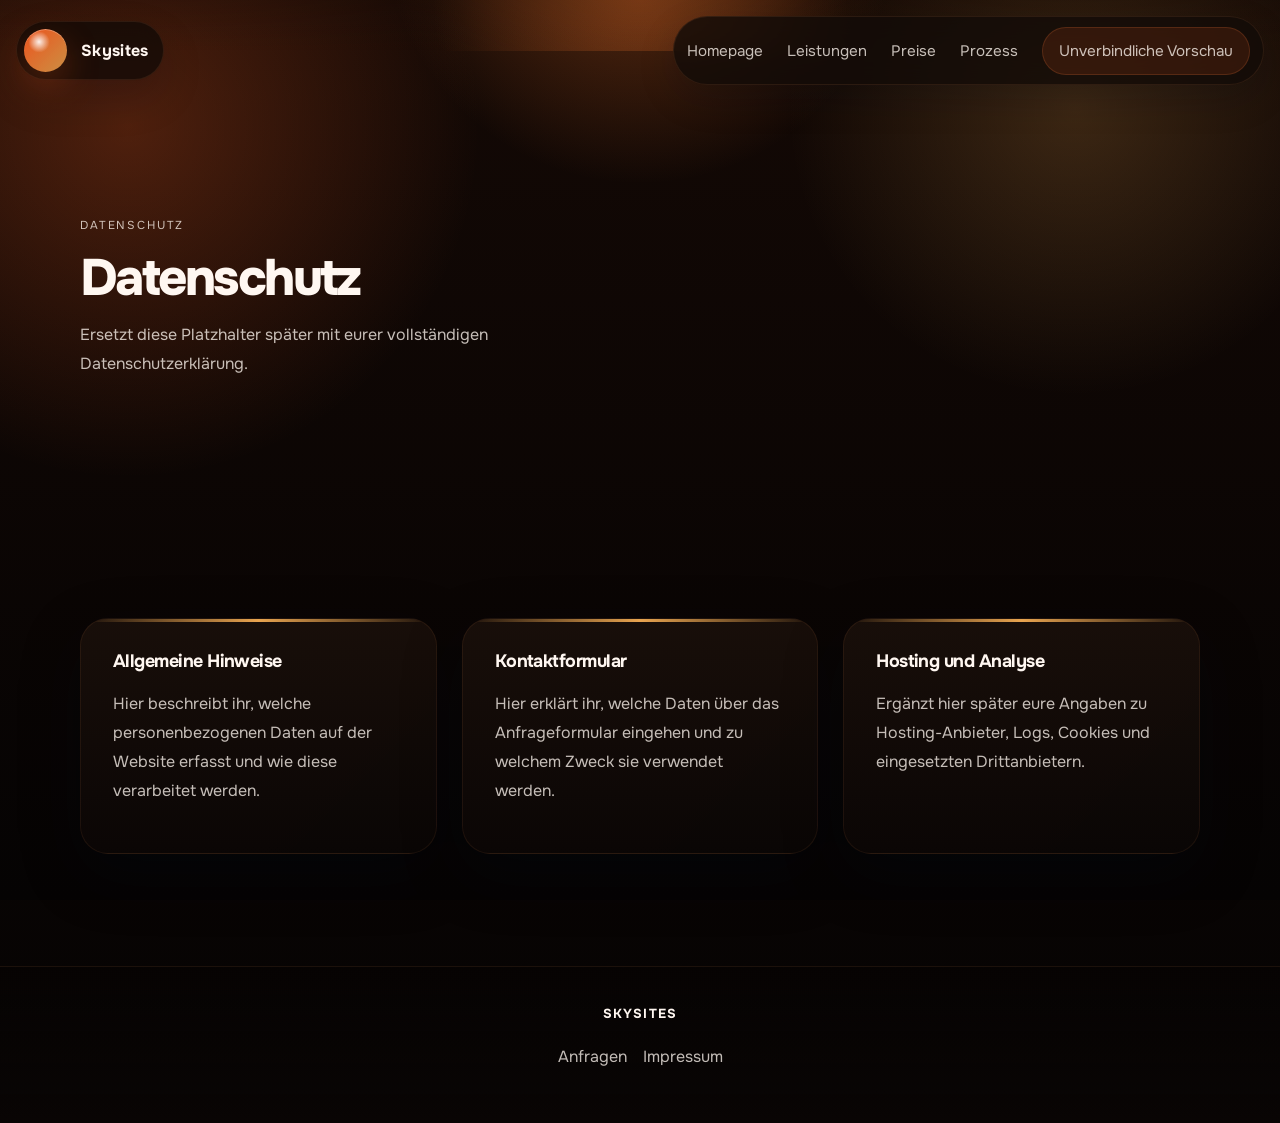
<file: datenschutz.html>
﻿<!DOCTYPE html>
<html lang="de">
<head>
  <meta charset="UTF-8">
  <meta name="viewport" content="width=device-width, initial-scale=1.0, viewport-fit=cover">
  <meta name="apple-mobile-web-app-capable" content="yes">
  <meta name="mobile-web-app-capable" content="yes">
  <meta name="color-scheme" content="dark">
  <meta name="theme-color" content="#140905">
  <meta name="theme-color" media="(prefers-color-scheme: light)" content="#140905">
  <meta name="theme-color" media="(prefers-color-scheme: dark)" content="#140905">
  <meta name="apple-mobile-web-app-status-bar-style" content="black-translucent">
  <title>Skysites | Datenschutz</title>
  <meta name="description" content="Datenschutzhinweise von Skysites.">
  <link rel="preconnect" href="https://fonts.googleapis.com">
  <link rel="preconnect" href="https://fonts.gstatic.com" crossorigin>
  <link
    href="https://fonts.googleapis.com/css2?family=Onest:wght@300;400;500;600;700;800&display=swap"
    rel="stylesheet"
  >
  <link rel="stylesheet" href="styles.css">
</head>
<body data-page="datenschutz">
  <div class="ambient ambient-one"></div>
  <div class="ambient ambient-two"></div>
  <div class="site-frame">
    <header class="site-header">
      <a class="brand" href="index.html" aria-label="Skysites Startseite">
        <span class="brand-symbol"></span>
        <span class="brand-wordmark">Skysites</span>
      </a>

      <button class="nav-toggle" type="button" aria-expanded="false" aria-controls="site-nav">
        <span></span>
        <span></span>
        <span></span>
      </button>

      <nav class="site-nav" id="site-nav" aria-label="Hauptnavigation">
        <a href="index.html" data-nav="home">Homepage</a>
        <a href="leistungen.html" data-nav="leistungen">Leistungen</a>
        <a href="preise.html" data-nav="preise">Preise</a>
        <a href="prozess.html" data-nav="prozess">Prozess</a>
        <a class="nav-button" href="anfragen.html">Unverbindliche Vorschau</a>
      </nav>
    </header>

    <main>
      <section class="page-hero section">
        <div class="section-head narrow" data-reveal>
          <p class="eyebrow">Datenschutz</p>
          <h1>Datenschutz</h1>
          <p>Ersetzt diese Platzhalter später mit eurer vollständigen Datenschutzerklärung.</p>
        </div>
      </section>

      <section class="section legal-content" data-reveal>
        <div class="detail-grid">
          <article class="detail-card">
            <h3>Allgemeine Hinweise</h3>
            <p>Hier beschreibt ihr, welche personenbezogenen Daten auf der Website erfasst und wie diese verarbeitet werden.</p>
          </article>
          <article class="detail-card">
            <h3>Kontaktformular</h3>
            <p>Hier erklärt ihr, welche Daten über das Anfrageformular eingehen und zu welchem Zweck sie verwendet werden.</p>
          </article>
          <article class="detail-card">
            <h3>Hosting und Analyse</h3>
            <p>Ergänzt hier später eure Angaben zu Hosting-Anbieter, Logs, Cookies und eingesetzten Drittanbietern.</p>
          </article>
        </div>
      </section>
    </main>

    <footer class="site-footer">
      <p>Skysites</p>
      <div>
        <a href="anfragen.html">Anfragen</a>
        <a href="impressum.html">Impressum</a>
      </div>
    </footer>
  </div>

  <script src="script.js"></script>
</body>
</html>
</file>
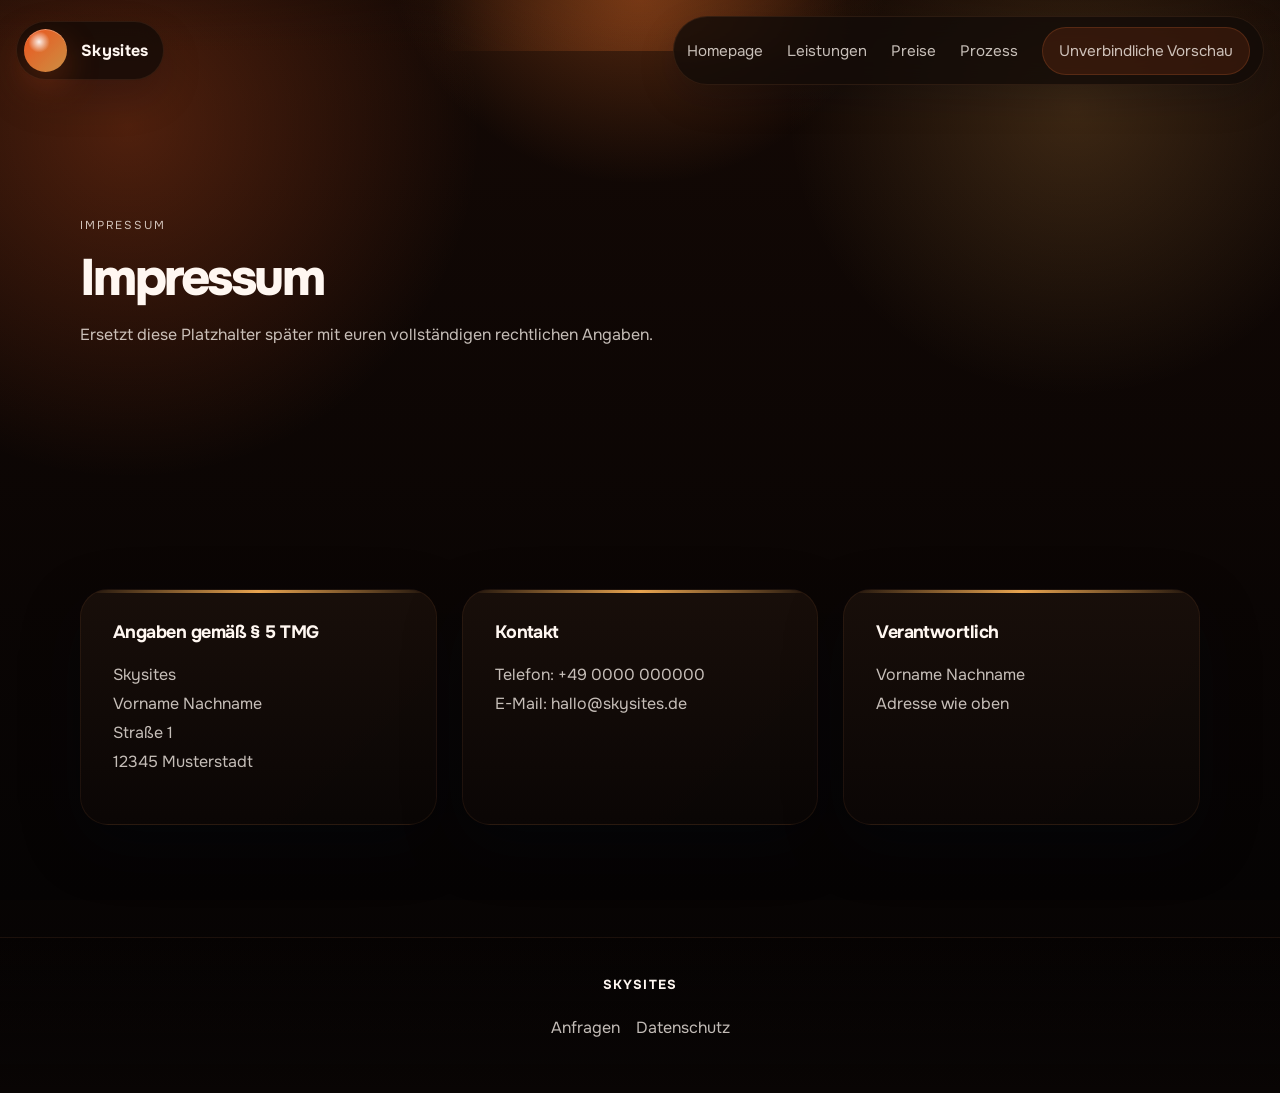
<file: impressum.html>
﻿<!DOCTYPE html>
<html lang="de">
<head>
  <meta charset="UTF-8">
  <meta name="viewport" content="width=device-width, initial-scale=1.0, viewport-fit=cover">
  <meta name="apple-mobile-web-app-capable" content="yes">
  <meta name="mobile-web-app-capable" content="yes">
  <meta name="color-scheme" content="dark">
  <meta name="theme-color" content="#140905">
  <meta name="theme-color" media="(prefers-color-scheme: light)" content="#140905">
  <meta name="theme-color" media="(prefers-color-scheme: dark)" content="#140905">
  <meta name="apple-mobile-web-app-status-bar-style" content="black-translucent">
  <title>Skysites | Impressum</title>
  <meta name="description" content="Impressum von Skysites.">
  <link rel="preconnect" href="https://fonts.googleapis.com">
  <link rel="preconnect" href="https://fonts.gstatic.com" crossorigin>
  <link
    href="https://fonts.googleapis.com/css2?family=Onest:wght@300;400;500;600;700;800&display=swap"
    rel="stylesheet"
  >
  <link rel="stylesheet" href="styles.css">
</head>
<body data-page="impressum">
  <div class="ambient ambient-one"></div>
  <div class="ambient ambient-two"></div>
  <div class="site-frame">
    <header class="site-header">
      <a class="brand" href="index.html" aria-label="Skysites Startseite">
        <span class="brand-symbol"></span>
        <span class="brand-wordmark">Skysites</span>
      </a>

      <button class="nav-toggle" type="button" aria-expanded="false" aria-controls="site-nav">
        <span></span>
        <span></span>
        <span></span>
      </button>

      <nav class="site-nav" id="site-nav" aria-label="Hauptnavigation">
        <a href="index.html" data-nav="home">Homepage</a>
        <a href="leistungen.html" data-nav="leistungen">Leistungen</a>
        <a href="preise.html" data-nav="preise">Preise</a>
        <a href="prozess.html" data-nav="prozess">Prozess</a>
        <a class="nav-button" href="anfragen.html">Unverbindliche Vorschau</a>
      </nav>
    </header>

    <main>
      <section class="page-hero section">
        <div class="section-head narrow" data-reveal>
          <p class="eyebrow">Impressum</p>
          <h1>Impressum</h1>
          <p>Ersetzt diese Platzhalter später mit euren vollständigen rechtlichen Angaben.</p>
        </div>
      </section>

      <section class="section legal-content" data-reveal>
        <div class="detail-grid">
          <article class="detail-card">
            <h3>Angaben gemäß § 5 TMG</h3>
            <p>Skysites<br>Vorname Nachname<br>Straße 1<br>12345 Musterstadt</p>
          </article>
          <article class="detail-card">
            <h3>Kontakt</h3>
            <p>Telefon: +49 0000 000000<br>E-Mail: hallo@skysites.de</p>
          </article>
          <article class="detail-card">
            <h3>Verantwortlich</h3>
            <p>Vorname Nachname<br>Adresse wie oben</p>
          </article>
        </div>
      </section>
    </main>

    <footer class="site-footer">
      <p>Skysites</p>
      <div>
        <a href="anfragen.html">Anfragen</a>
        <a href="datenschutz.html">Datenschutz</a>
      </div>
    </footer>
  </div>

  <script src="script.js"></script>
</body>
</html>
</file>
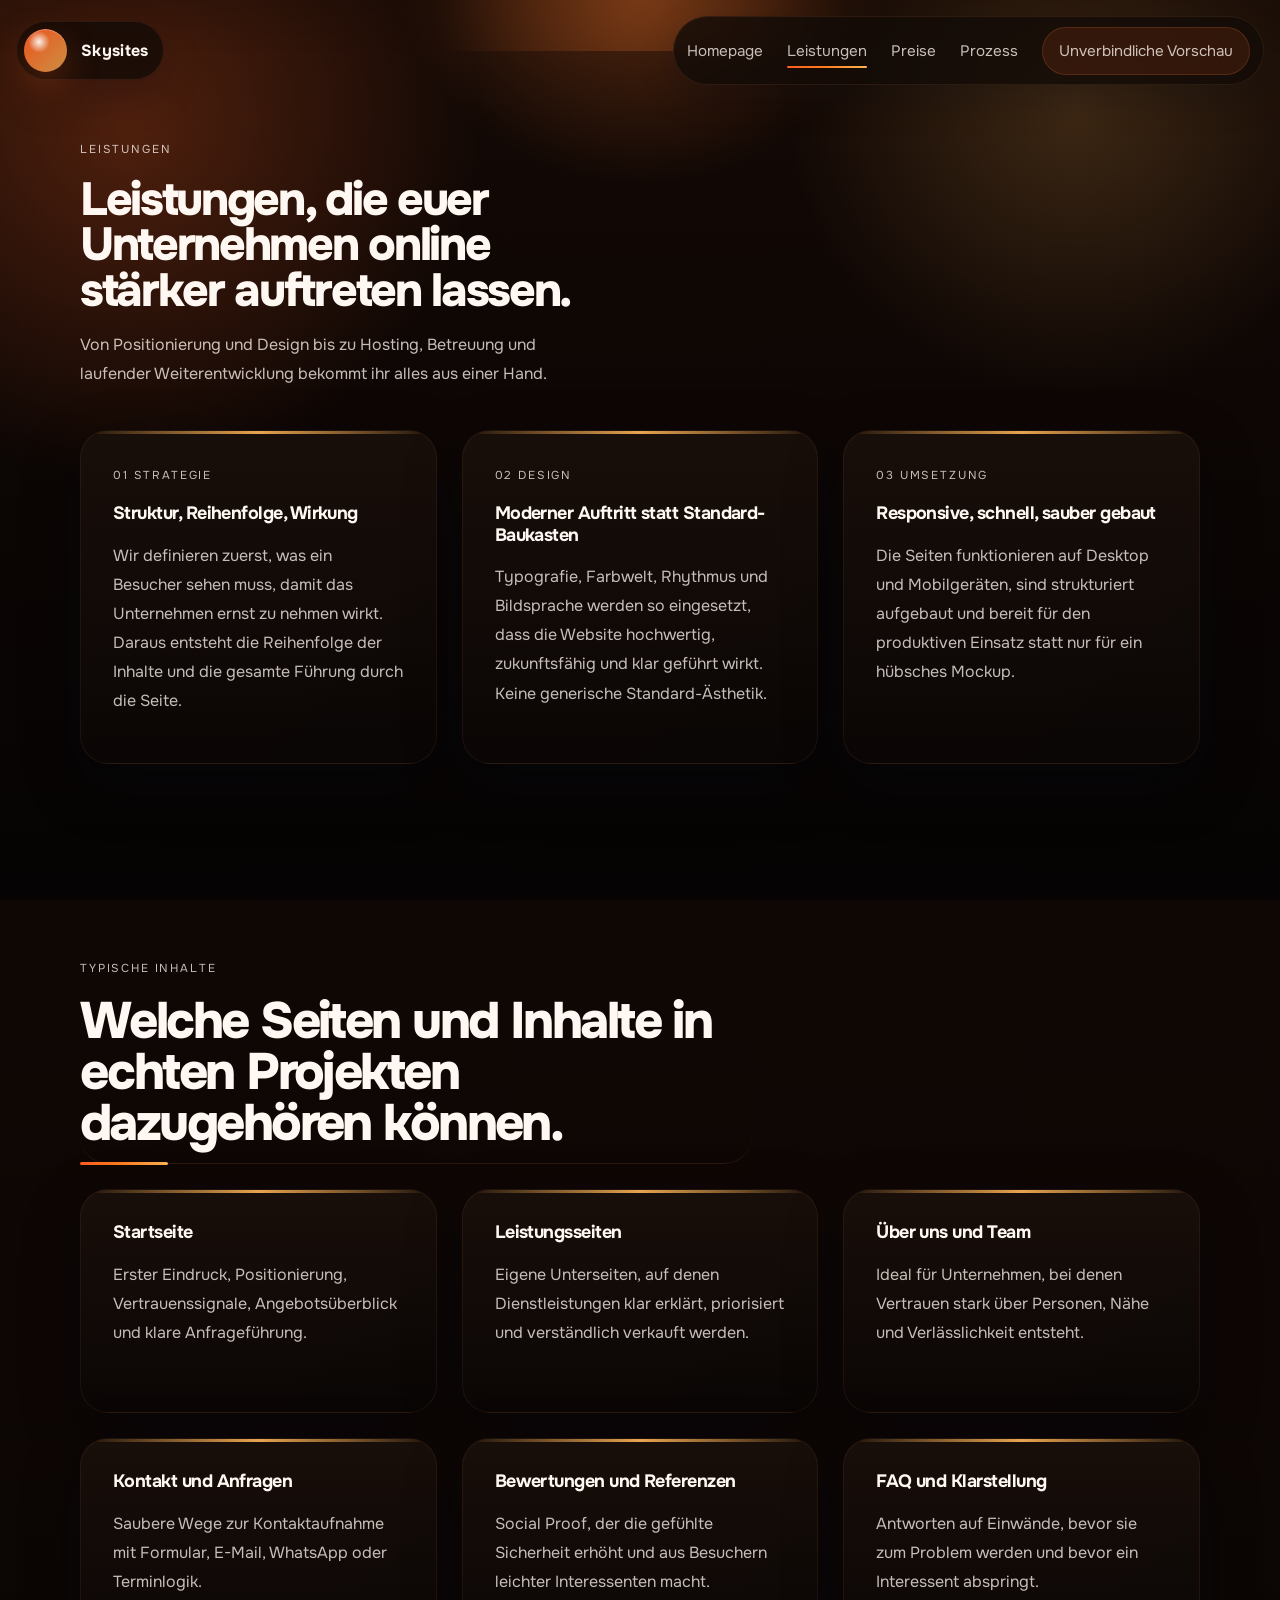
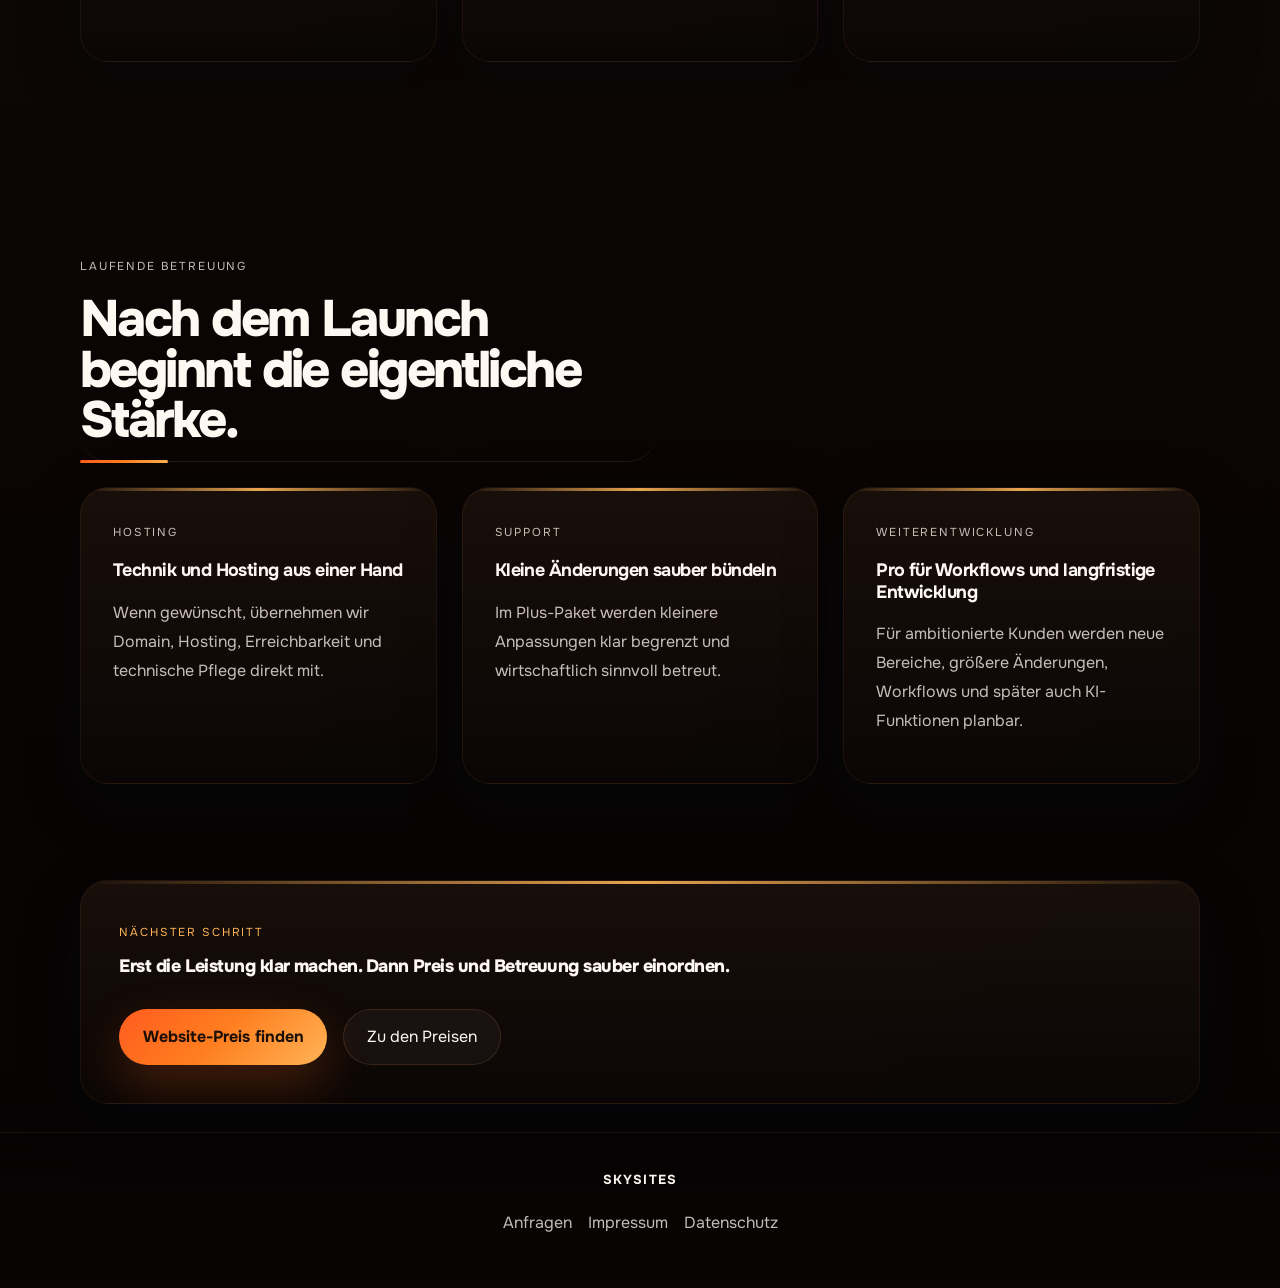
<file: leistungen.html>
﻿<!DOCTYPE html>
<html lang="de">
<head>
  <meta charset="UTF-8">
  <meta name="viewport" content="width=device-width, initial-scale=1.0, viewport-fit=cover">
  <meta name="apple-mobile-web-app-capable" content="yes">
  <meta name="mobile-web-app-capable" content="yes">
  <meta name="color-scheme" content="dark">
  <meta name="theme-color" content="#140905">
  <meta name="theme-color" media="(prefers-color-scheme: light)" content="#140905">
  <meta name="theme-color" media="(prefers-color-scheme: dark)" content="#140905">
  <meta name="apple-mobile-web-app-status-bar-style" content="black-translucent">
  <title>Skysites | Leistungen</title>
  <meta
    name="description"
    content="Leistungen von Skysites: Strategie, Webdesign, technische Umsetzung, Hosting und laufende Betreuung."
  >
  <link rel="preconnect" href="https://fonts.googleapis.com">
  <link rel="preconnect" href="https://fonts.gstatic.com" crossorigin>
  <link
    href="https://fonts.googleapis.com/css2?family=Onest:wght@300;400;500;600;700;800&display=swap"
    rel="stylesheet"
  >
  <link rel="stylesheet" href="styles.css">
</head>
<body data-page="leistungen">
  <div class="ambient ambient-one"></div>
  <div class="ambient ambient-two"></div>
  <div class="site-frame">
    <header class="site-header">
      <a class="brand" href="index.html" aria-label="Skysites Startseite">
        <span class="brand-symbol"></span>
        <span class="brand-wordmark">Skysites</span>
      </a>

      <button class="nav-toggle" type="button" aria-expanded="false" aria-controls="site-nav">
        <span></span>
        <span></span>
        <span></span>
      </button>

      <nav class="site-nav" id="site-nav" aria-label="Hauptnavigation">
        <a href="index.html" data-nav="home">Homepage</a>
        <a href="leistungen.html" data-nav="leistungen">Leistungen</a>
        <a href="preise.html" data-nav="preise">Preise</a>
        <a href="prozess.html" data-nav="prozess">Prozess</a>
        <a class="nav-button" href="anfragen.html">Unverbindliche Vorschau</a>
      </nav>
    </header>

    <main>
      <section class="page-hero section">
        <div class="section-head narrow" data-reveal>
          <p class="eyebrow">Leistungen</p>
          <h1>Leistungen, die euer Unternehmen online stärker auftreten lassen.</h1>
          <p>
            Von Positionierung und Design bis zu Hosting, Betreuung und laufender Weiterentwicklung
            bekommt ihr alles aus einer Hand.
          </p>
        </div>
      </section>

      <section class="section service-columns">
        <article class="glass-card" data-reveal>
          <p class="card-tag">01 Strategie</p>
          <h3>Struktur, Reihenfolge, Wirkung</h3>
          <p>
            Wir definieren zuerst, was ein Besucher sehen muss, damit das Unternehmen ernst zu nehmen
            wirkt. Daraus entsteht die Reihenfolge der Inhalte und die gesamte Führung durch die Seite.
          </p>
        </article>

        <article class="glass-card" data-reveal>
          <p class="card-tag">02 Design</p>
          <h3>Moderner Auftritt statt Standard-Baukasten</h3>
          <p>
            Typografie, Farbwelt, Rhythmus und Bildsprache werden so eingesetzt, dass die Website
            hochwertig, zukunftsfähig und klar geführt wirkt. Keine generische Standard-Ästhetik.
          </p>
        </article>

        <article class="glass-card" data-reveal>
          <p class="card-tag">03 Umsetzung</p>
          <h3>Responsive, schnell, sauber gebaut</h3>
          <p>
            Die Seiten funktionieren auf Desktop und Mobilgeräten, sind strukturiert aufgebaut und
            bereit für den produktiven Einsatz statt nur für ein hübsches Mockup.
          </p>
        </article>
      </section>

      <section class="section detail-layout">
        <div class="section-head" data-reveal>
          <p class="eyebrow">Typische Inhalte</p>
          <h2>Welche Seiten und Inhalte in echten Projekten dazugehören können.</h2>
        </div>

        <div class="detail-grid">
          <article class="detail-card" data-reveal>
            <h3>Startseite</h3>
            <p>Erster Eindruck, Positionierung, Vertrauenssignale, Angebotsüberblick und klare Anfrageführung.</p>
          </article>
          <article class="detail-card" data-reveal>
            <h3>Leistungsseiten</h3>
            <p>Eigene Unterseiten, auf denen Dienstleistungen klar erklärt, priorisiert und verständlich verkauft werden.</p>
          </article>
          <article class="detail-card" data-reveal>
            <h3>Über uns und Team</h3>
            <p>Ideal für Unternehmen, bei denen Vertrauen stark über Personen, Nähe und Verlässlichkeit entsteht.</p>
          </article>
          <article class="detail-card" data-reveal>
            <h3>Kontakt und Anfragen</h3>
            <p>Saubere Wege zur Kontaktaufnahme mit Formular, E-Mail, WhatsApp oder Terminlogik.</p>
          </article>
          <article class="detail-card" data-reveal>
            <h3>Bewertungen und Referenzen</h3>
            <p>Social Proof, der die gefühlte Sicherheit erhöht und aus Besuchern leichter Interessenten macht.</p>
          </article>
          <article class="detail-card" data-reveal>
            <h3>FAQ und Klarstellung</h3>
            <p>Antworten auf Einwände, bevor sie zum Problem werden und bevor ein Interessent abspringt.</p>
          </article>
        </div>
      </section>

      <section class="section split-story">
        <div class="section-head narrow" data-reveal>
          <p class="eyebrow">Laufende Betreuung</p>
          <h2>Nach dem Launch beginnt die eigentliche Stärke.</h2>
        </div>

        <div class="story-grid">
          <article class="glass-card" data-reveal>
            <p class="card-tag">Hosting</p>
            <h3>Technik und Hosting aus einer Hand</h3>
            <p>Wenn gewünscht, übernehmen wir Domain, Hosting, Erreichbarkeit und technische Pflege direkt mit.</p>
          </article>
          <article class="glass-card" data-reveal>
            <p class="card-tag">Support</p>
            <h3>Kleine Änderungen sauber bündeln</h3>
            <p>Im Plus-Paket werden kleinere Anpassungen klar begrenzt und wirtschaftlich sinnvoll betreut.</p>
          </article>
          <article class="glass-card" data-reveal>
            <p class="card-tag">Weiterentwicklung</p>
            <h3>Pro für Workflows und langfristige Entwicklung</h3>
            <p>Für ambitionierte Kunden werden neue Bereiche, größere Änderungen, Workflows und später auch KI-Funktionen planbar.</p>
          </article>
        </div>
      </section>

      <section class="section cta-panel" data-reveal>
        <p class="eyebrow">Nächster Schritt</p>
        <h2>Erst die Leistung klar machen. Dann Preis und Betreuung sauber einordnen.</h2>
        <div class="cta-actions">
          <a class="button button-primary" href="preise.html#preisfinder">Website-Preis finden</a>
          <a class="button button-secondary" href="preise.html">Zu den Preisen</a>
        </div>
      </section>
    </main>

    <footer class="site-footer">
      <p>Skysites</p>
      <div>
        <a href="anfragen.html">Anfragen</a>
        <a href="impressum.html">Impressum</a>
        <a href="datenschutz.html">Datenschutz</a>
      </div>
    </footer>
  </div>

  <script src="script.js"></script>
</body>
</html>
</file>
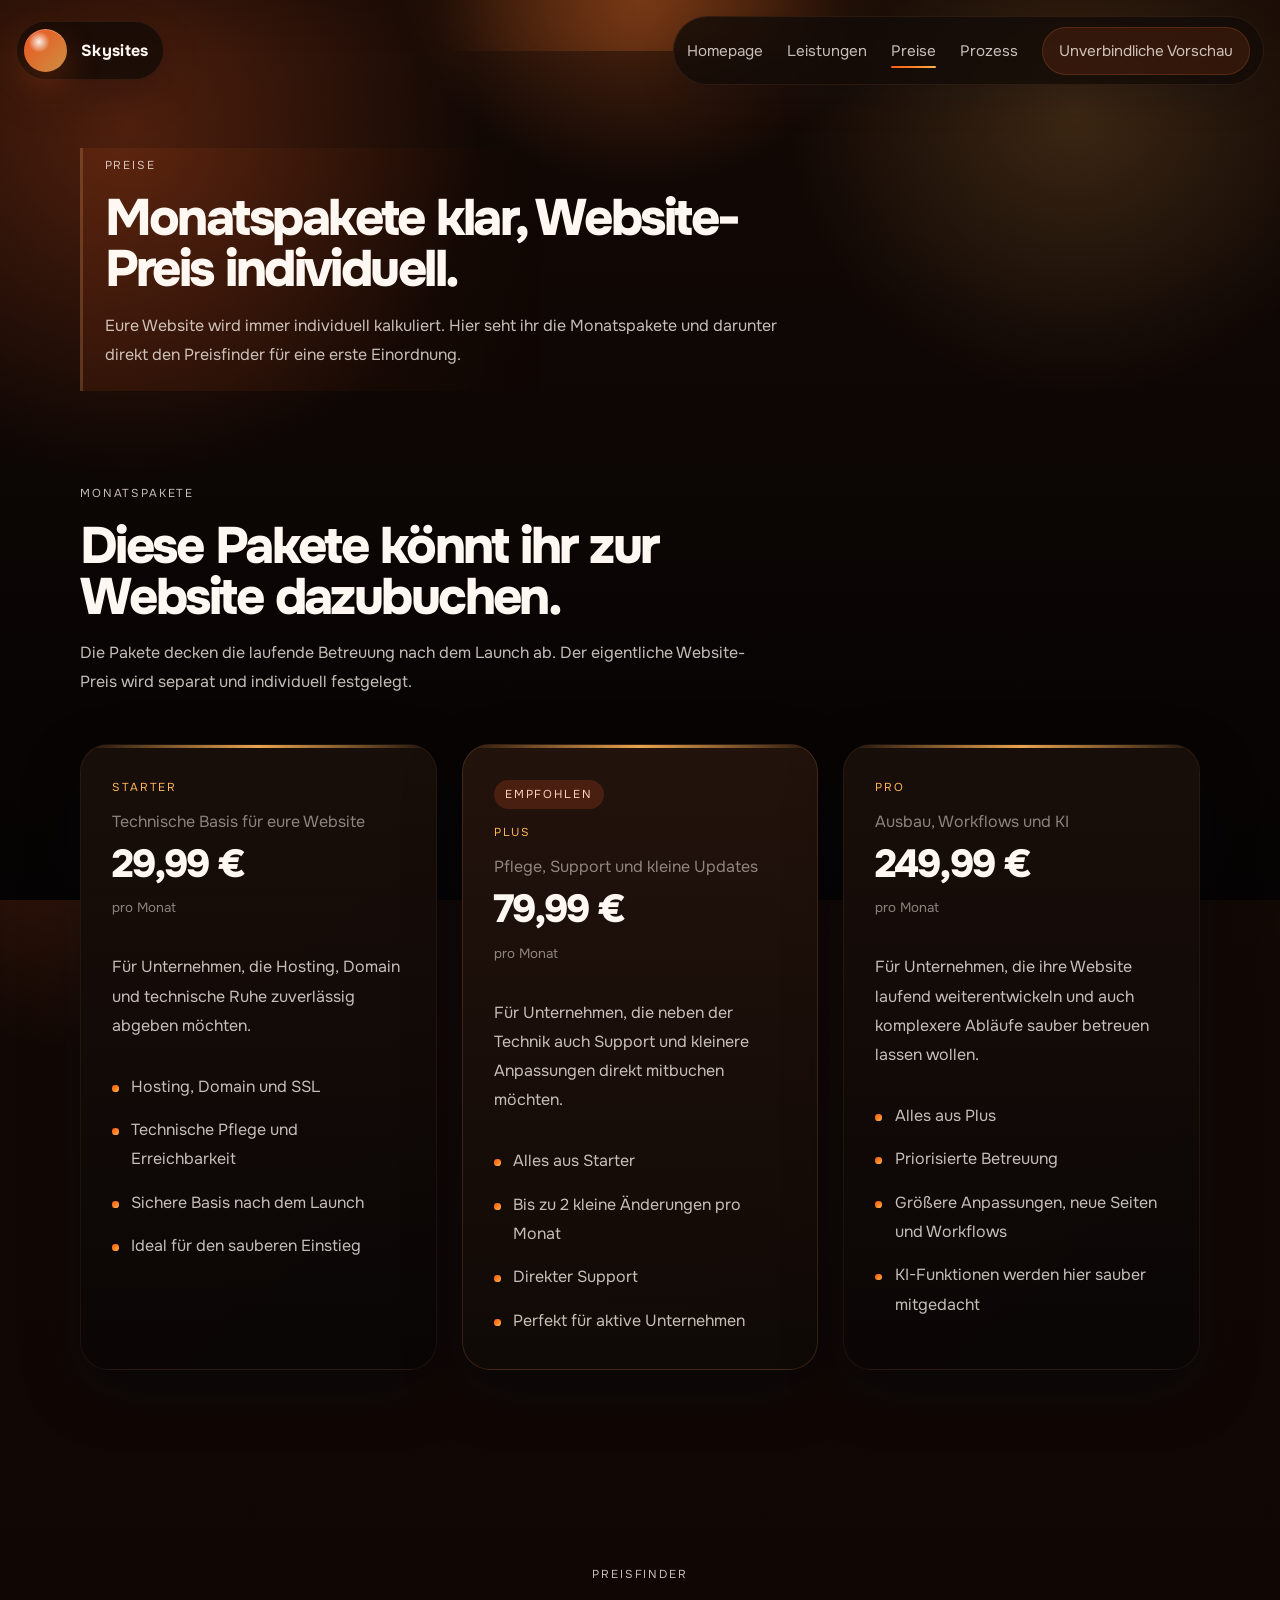
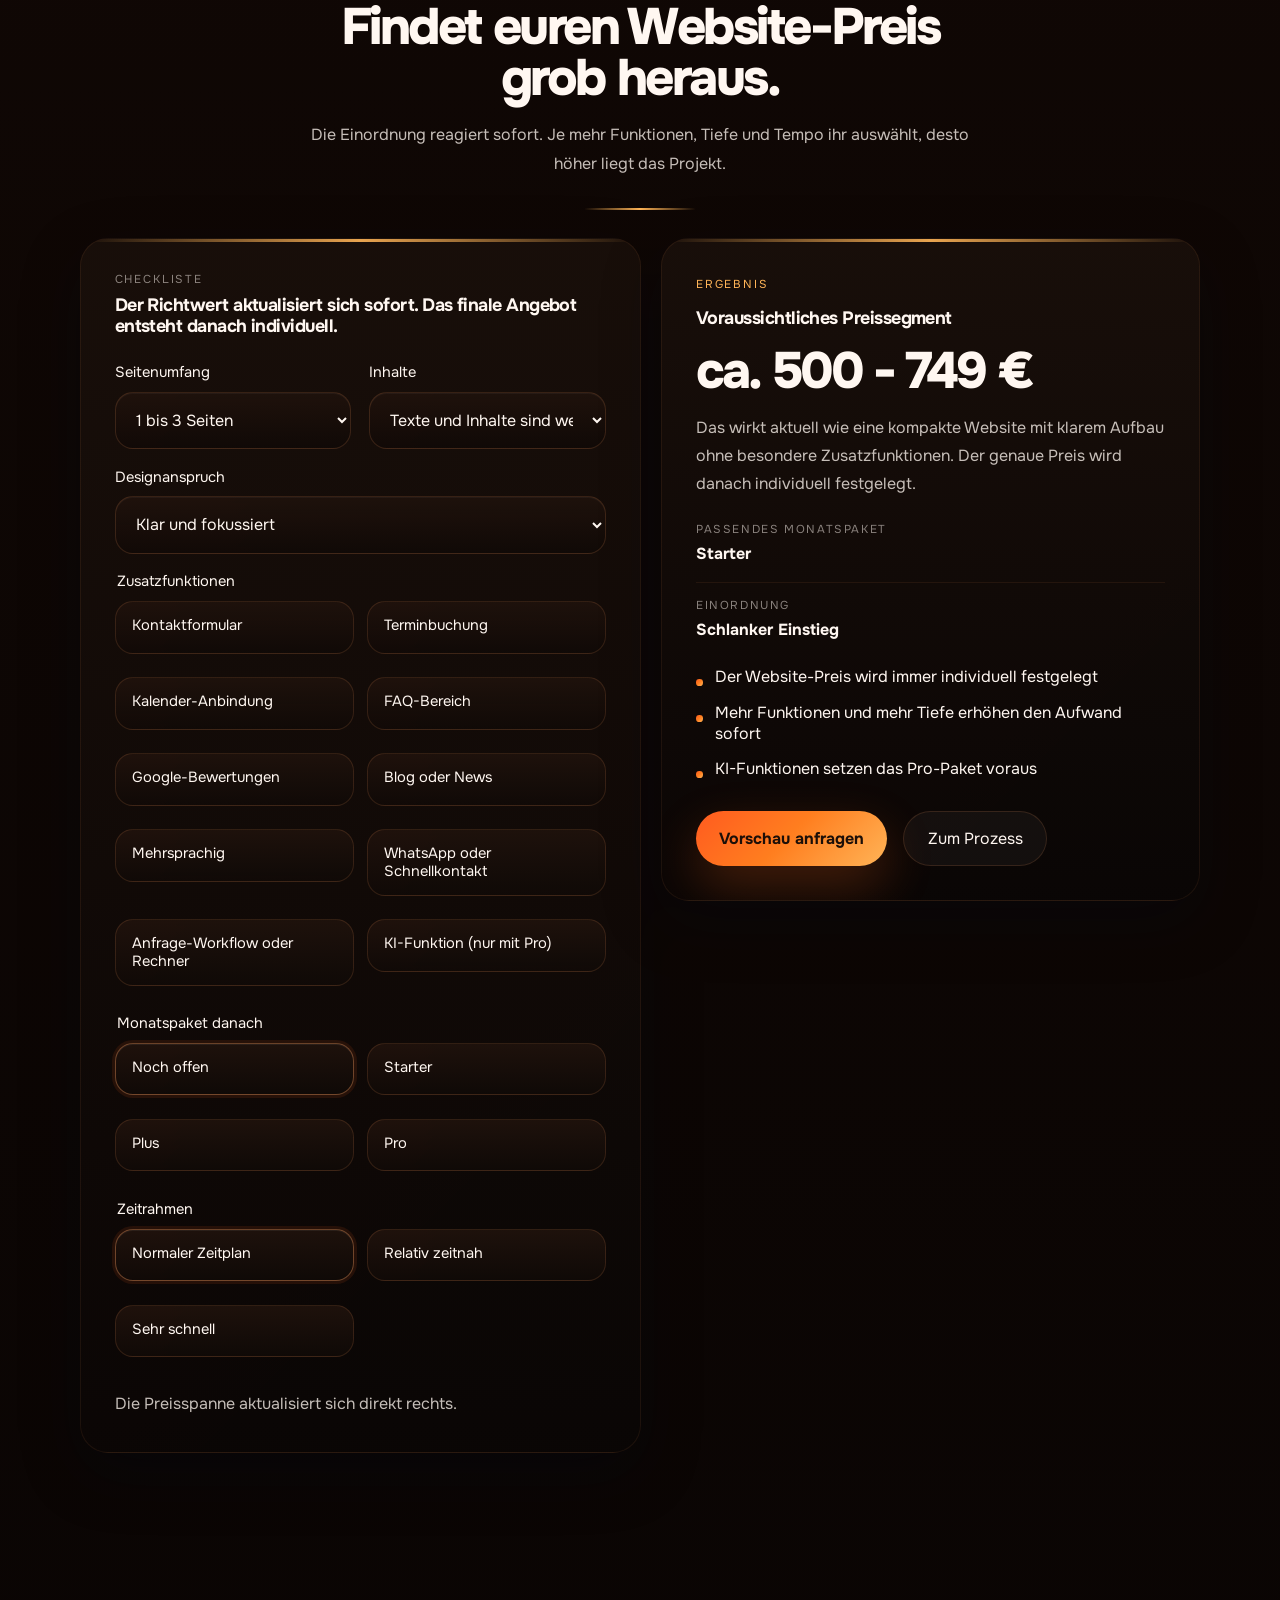
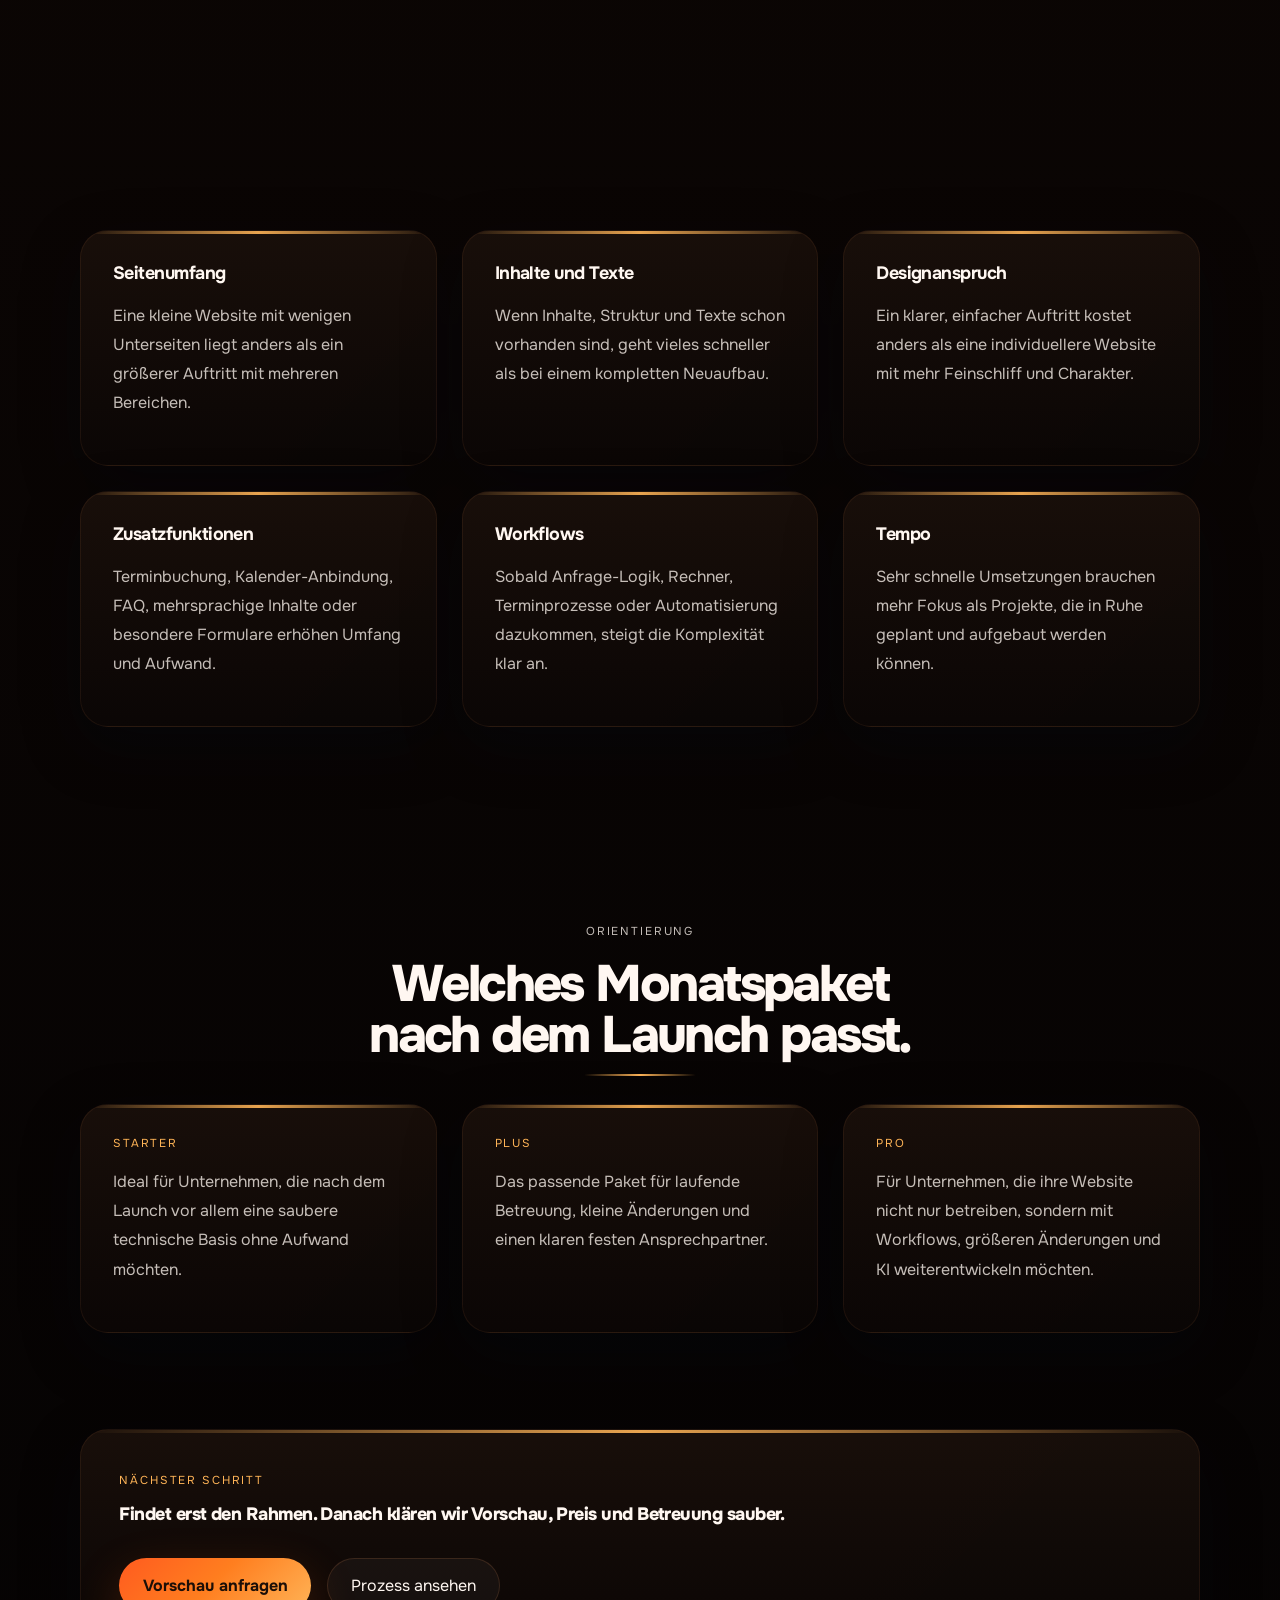
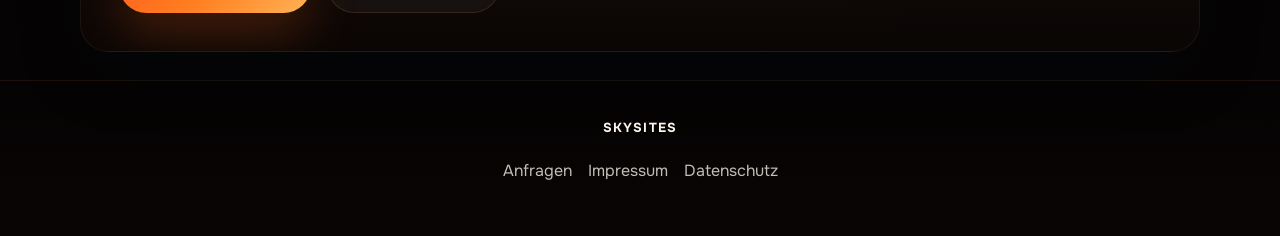
<file: pakete.html>
﻿<!DOCTYPE html>
<html lang="de">
<head>
  <meta charset="UTF-8">
  <meta http-equiv="refresh" content="0; url=preise.html">
  <meta name="viewport" content="width=device-width, initial-scale=1.0, viewport-fit=cover">
  <meta name="apple-mobile-web-app-capable" content="yes">
  <meta name="mobile-web-app-capable" content="yes">
  <meta name="color-scheme" content="dark">
  <meta name="theme-color" content="#140905">
  <meta name="theme-color" media="(prefers-color-scheme: light)" content="#140905">
  <meta name="theme-color" media="(prefers-color-scheme: dark)" content="#140905">
  <meta name="apple-mobile-web-app-status-bar-style" content="black-translucent">
  <title>Skysites | Weiterleitung</title>
  <script>
    window.location.replace("preise.html");
  </script>
</head>
<body>
  <p>Weiter zu <a href="preise.html">Preise</a>.</p>
</body>
</html>
</file>
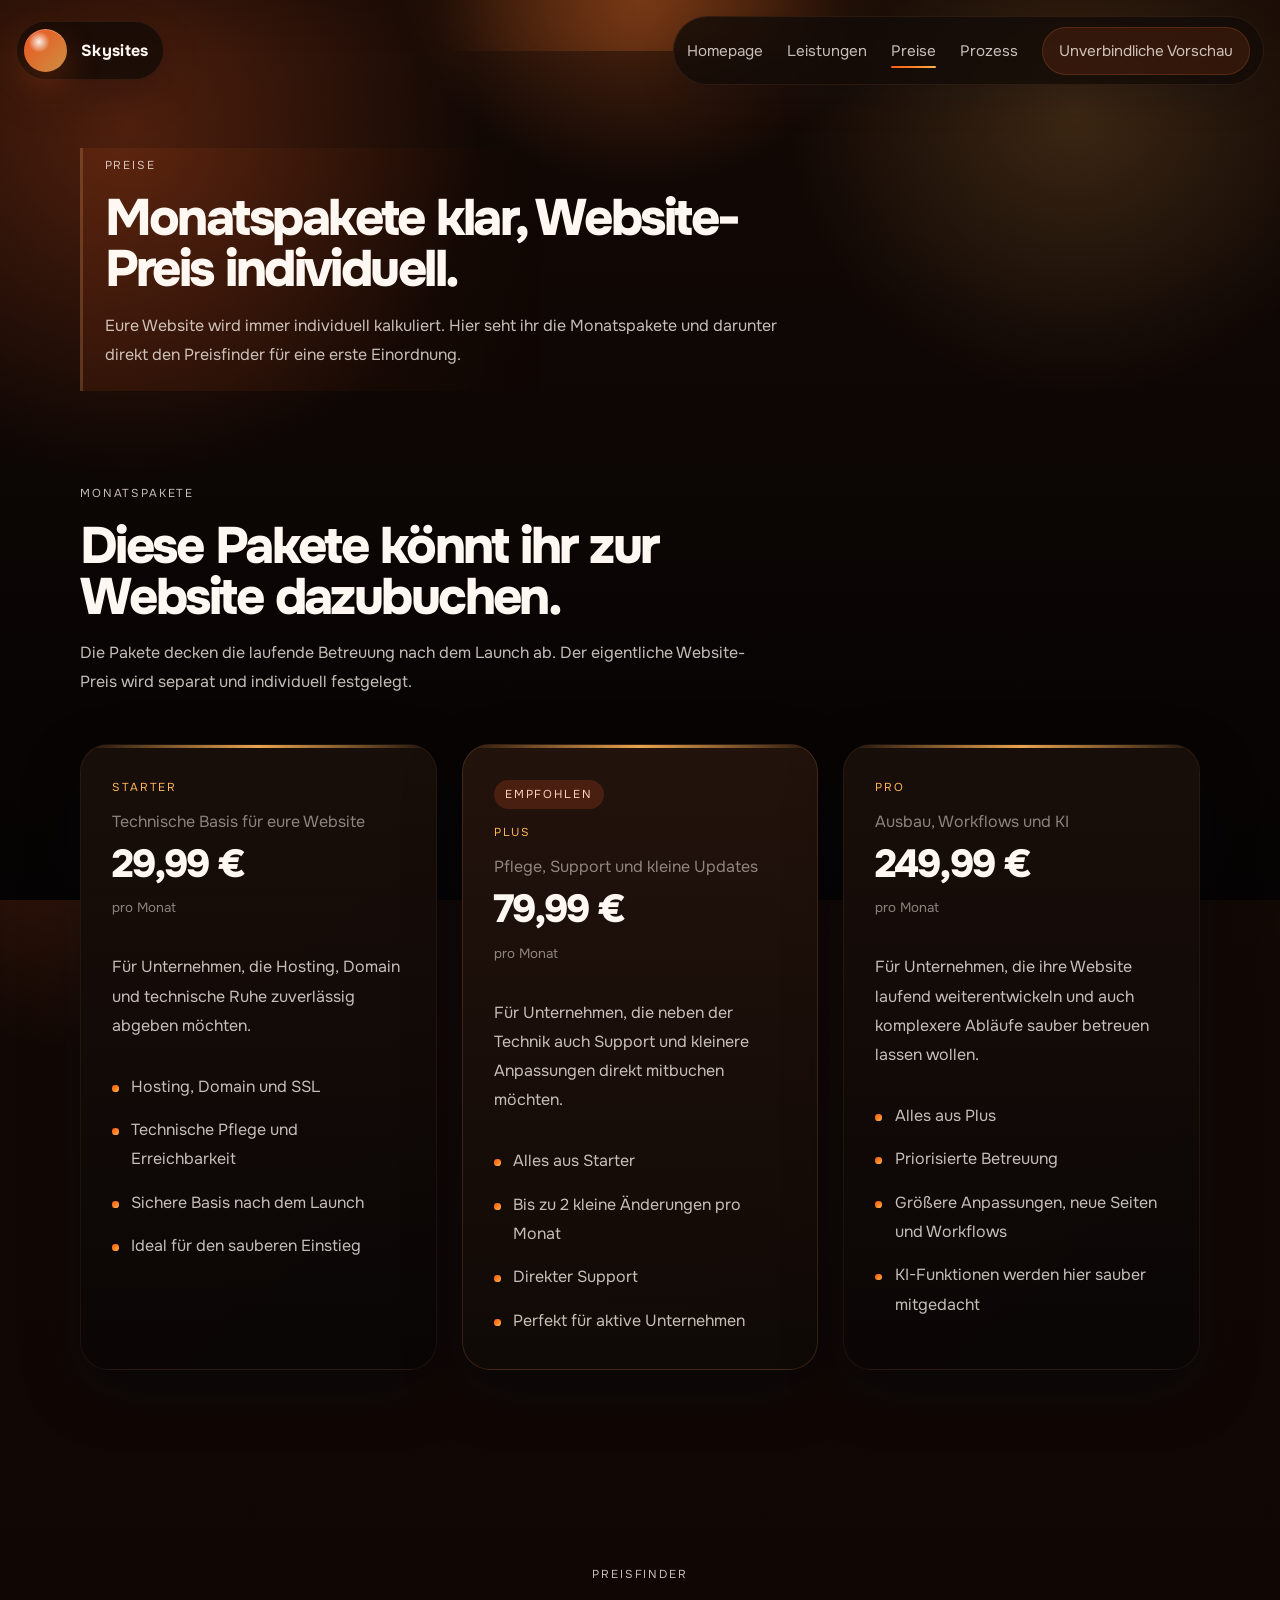
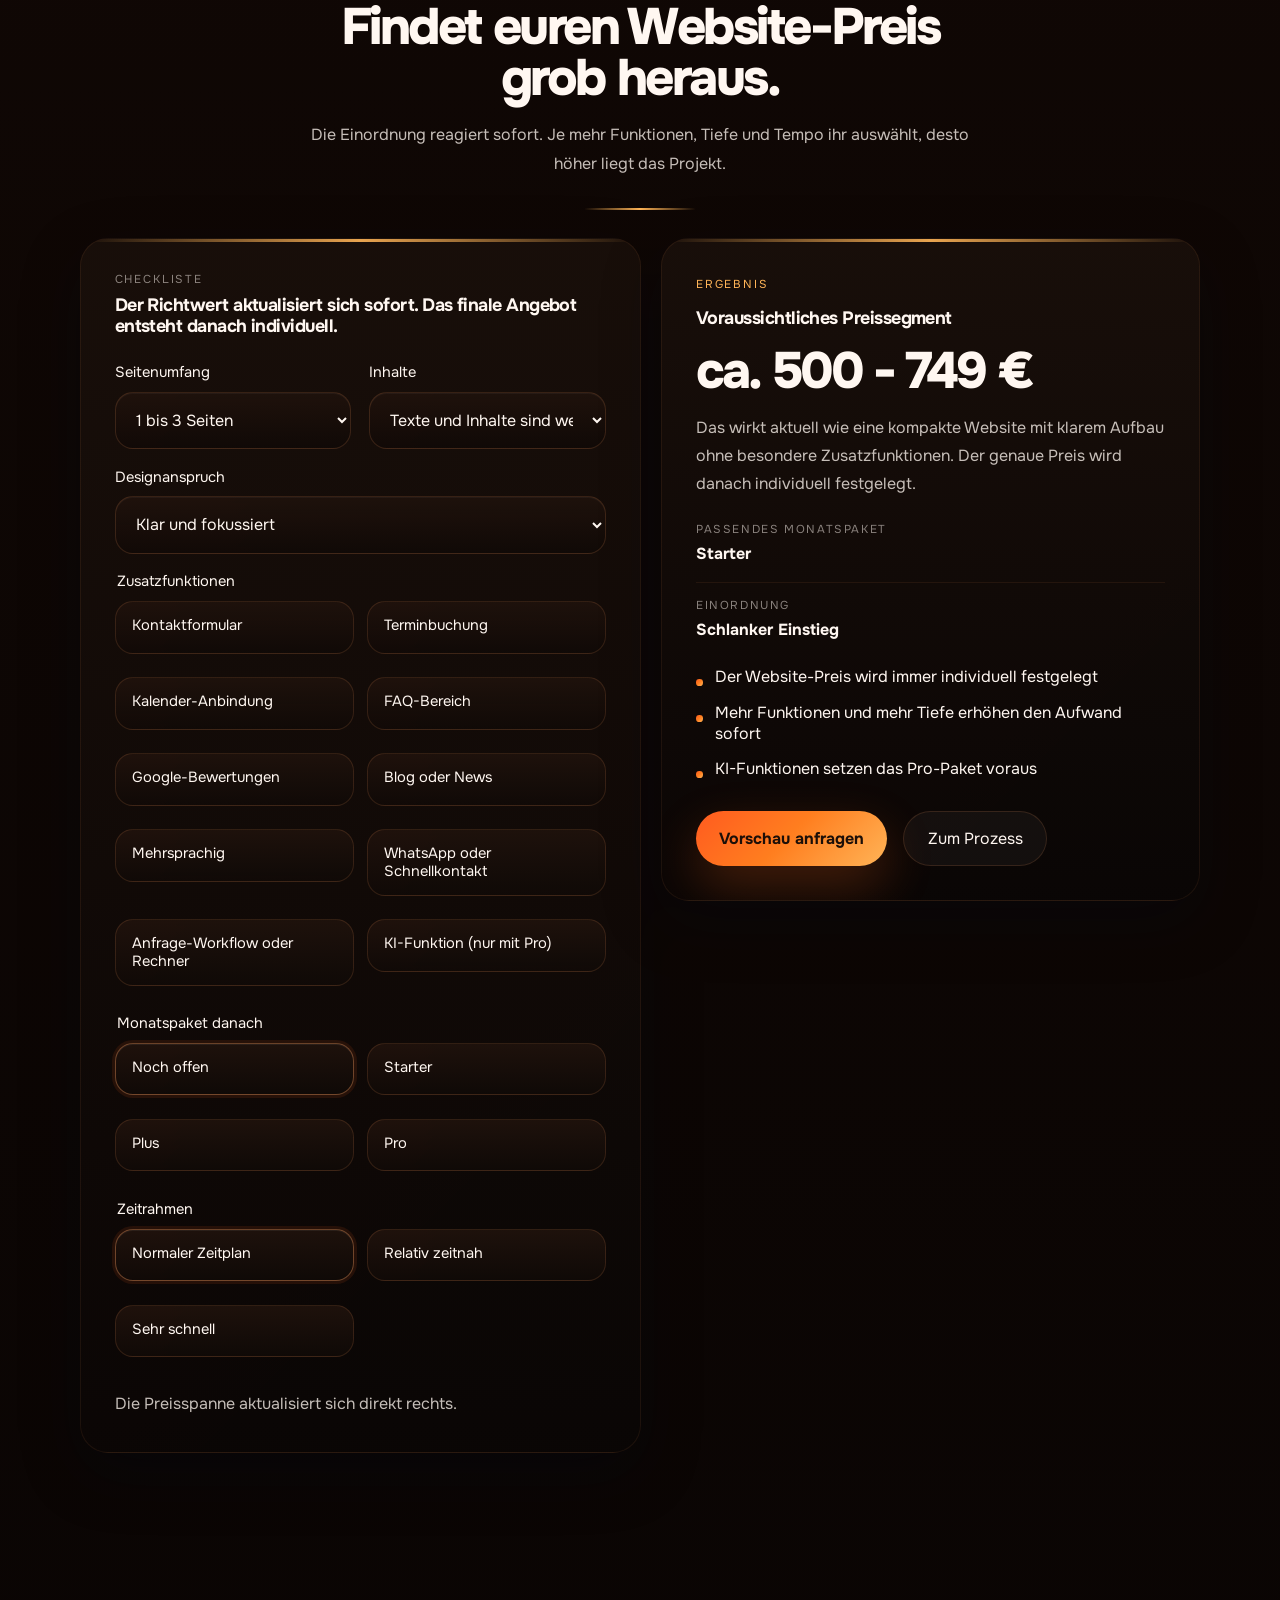
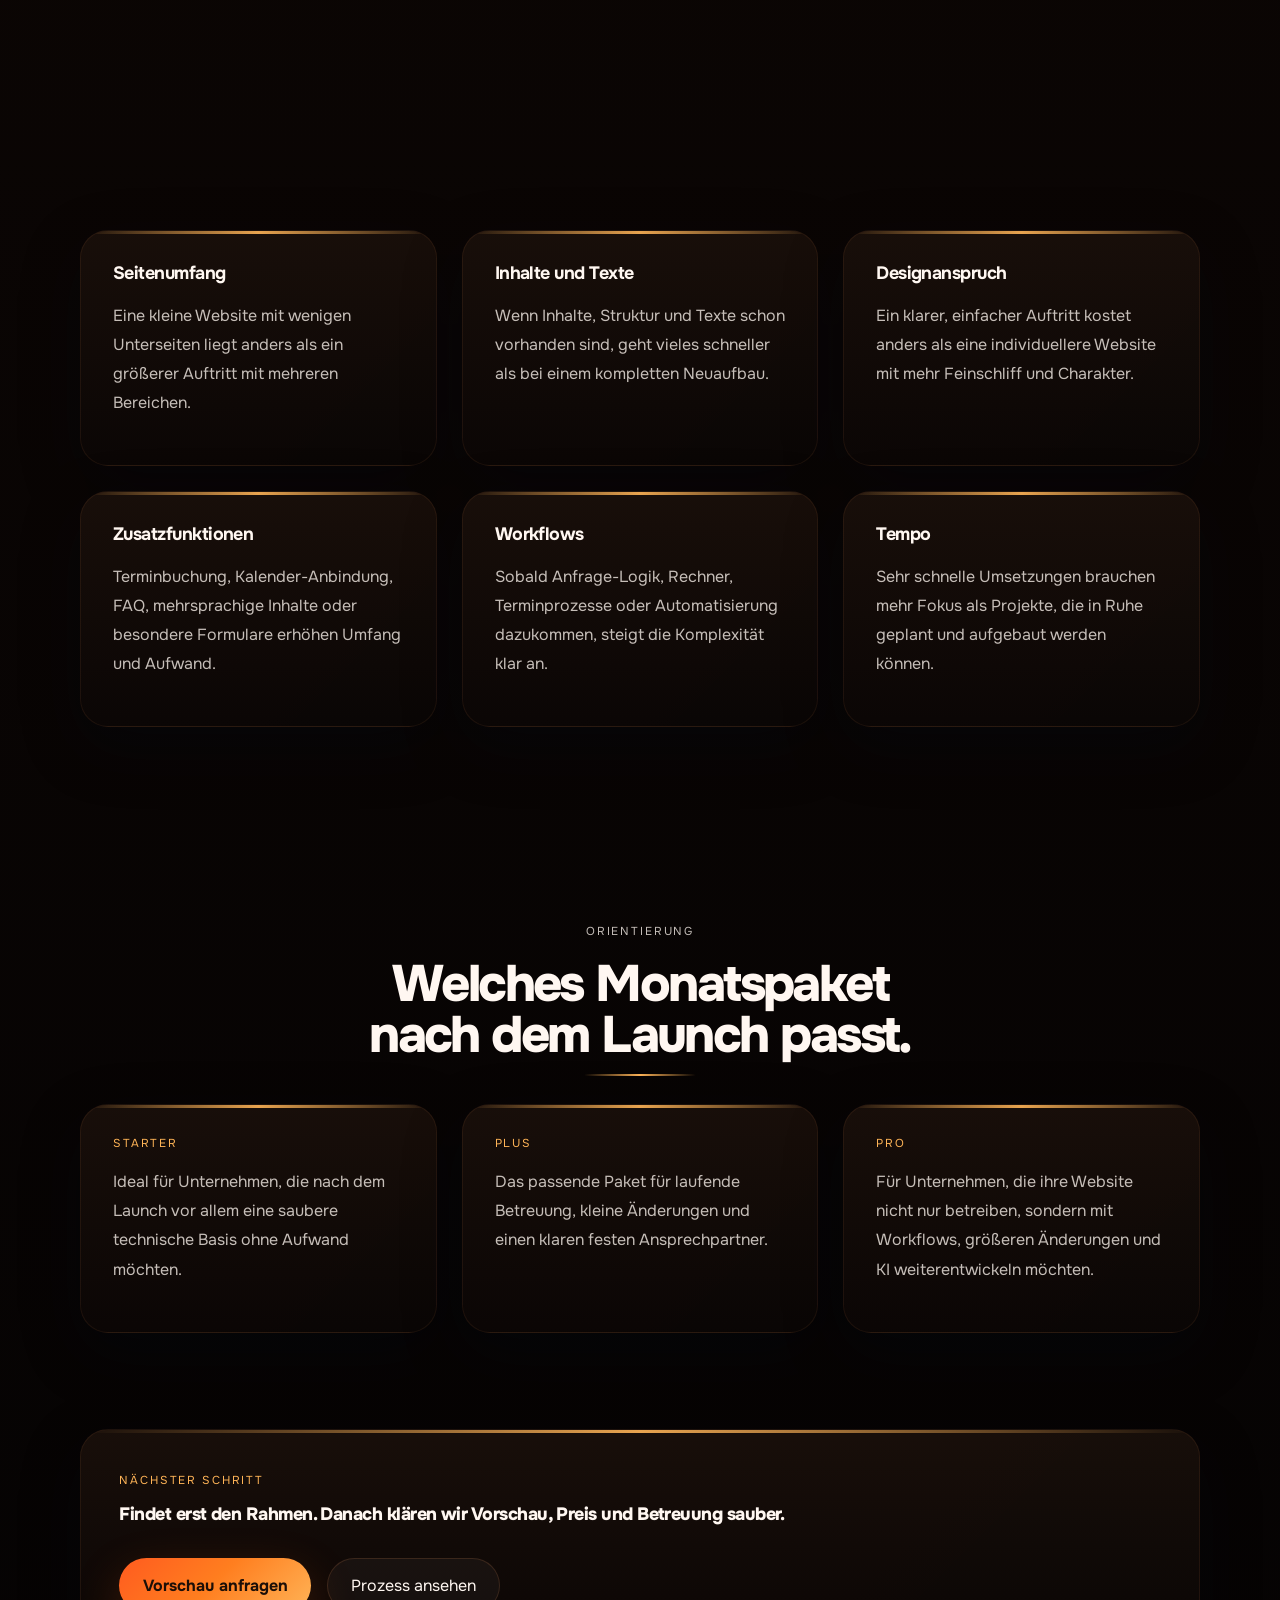
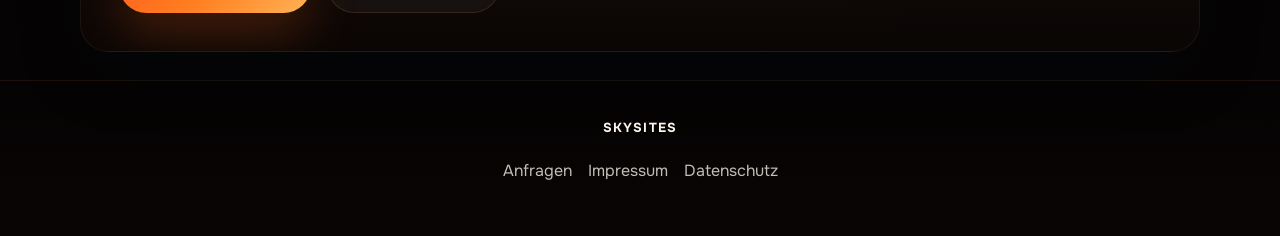
<file: preise.html>
﻿<!DOCTYPE html>
<html lang="de">
<head>
  <meta charset="UTF-8">
  <meta name="viewport" content="width=device-width, initial-scale=1.0, viewport-fit=cover">
  <meta name="apple-mobile-web-app-capable" content="yes">
  <meta name="mobile-web-app-capable" content="yes">
  <meta name="color-scheme" content="dark">
  <meta name="theme-color" content="#140905">
  <meta name="theme-color" media="(prefers-color-scheme: light)" content="#140905">
  <meta name="theme-color" media="(prefers-color-scheme: dark)" content="#140905">
  <meta name="apple-mobile-web-app-status-bar-style" content="black-translucent">
  <title>Skysites | Preise</title>
  <meta
    name="description"
    content="Preise von Skysites: Starter, Plus und Pro als Monatspakete plus individueller Website-Preis mit Preisfinder."
  >
  <link rel="preconnect" href="https://fonts.googleapis.com">
  <link rel="preconnect" href="https://fonts.gstatic.com" crossorigin>
  <link
    href="https://fonts.googleapis.com/css2?family=Onest:wght@300;400;500;600;700;800&display=swap"
    rel="stylesheet"
  >
  <link rel="stylesheet" href="styles.css">
</head>
<body data-page="preise">
  <div class="ambient ambient-one"></div>
  <div class="ambient ambient-two"></div>
  <div class="site-frame">
    <header class="site-header">
      <a class="brand" href="index.html" aria-label="Skysites Startseite">
        <span class="brand-symbol"></span>
        <span class="brand-wordmark">Skysites</span>
      </a>

      <button class="nav-toggle" type="button" aria-expanded="false" aria-controls="site-nav">
        <span></span>
        <span></span>
        <span></span>
      </button>

      <nav class="site-nav" id="site-nav" aria-label="Hauptnavigation">
        <a href="index.html" data-nav="home">Homepage</a>
        <a href="leistungen.html" data-nav="leistungen">Leistungen</a>
        <a href="preise.html" data-nav="preise">Preise</a>
        <a href="prozess.html" data-nav="prozess">Prozess</a>
        <a class="nav-button" href="anfragen.html">Unverbindliche Vorschau</a>
      </nav>
    </header>

    <main>
      <section class="page-hero section">
        <div class="section-head narrow" data-reveal>
          <p class="eyebrow">Preise</p>
          <h1>Monatspakete klar, Website-Preis individuell.</h1>
          <p>
            Eure Website wird immer individuell kalkuliert. Hier seht ihr die Monatspakete und
            darunter direkt den Preisfinder für eine erste Einordnung.
          </p>
        </div>
      </section>

      <section class="section pricing-preview">
        <div class="section-head" data-reveal>
          <p class="eyebrow">Monatspakete</p>
          <h2>Diese Pakete könnt ihr zur Website dazubuchen.</h2>
          <p>Die Pakete decken die laufende Betreuung nach dem Launch ab. Der eigentliche Website-Preis wird separat und individuell festgelegt.</p>
        </div>

        <div class="pricing-grid">
          <article class="pricing-card" data-reveal>
            <p class="price-tier">Starter</p>
            <div class="price-block">
              <span>Technische Basis für eure Website</span>
              <strong>29,99 &euro;</strong>
              <small>pro Monat</small>
            </div>
            <p class="price-copy">Für Unternehmen, die Hosting, Domain und technische Ruhe zuverlässig abgeben möchten.</p>
            <ul>
              <li>Hosting, Domain und SSL</li>
              <li>Technische Pflege und Erreichbarkeit</li>
              <li>Sichere Basis nach dem Launch</li>
              <li>Ideal für den sauberen Einstieg</li>
            </ul>
          </article>

          <article class="pricing-card featured" data-reveal>
            <p class="feature-chip">Empfohlen</p>
            <p class="price-tier">Plus</p>
            <div class="price-block">
              <span>Pflege, Support und kleine Updates</span>
              <strong>79,99 &euro;</strong>
              <small>pro Monat</small>
            </div>
            <p class="price-copy">Für Unternehmen, die neben der Technik auch Support und kleinere Anpassungen direkt mitbuchen möchten.</p>
            <ul>
              <li>Alles aus Starter</li>
              <li>Bis zu 2 kleine Änderungen pro Monat</li>
              <li>Direkter Support</li>
              <li>Perfekt für aktive Unternehmen</li>
            </ul>
          </article>

          <article class="pricing-card" data-reveal>
            <p class="price-tier">Pro</p>
            <div class="price-block">
              <span>Ausbau, Workflows und KI</span>
              <strong>249,99 &euro;</strong>
              <small>pro Monat</small>
            </div>
            <p class="price-copy">Für Unternehmen, die ihre Website laufend weiterentwickeln und auch komplexere Abläufe sauber betreuen lassen wollen.</p>
            <ul>
              <li>Alles aus Plus</li>
              <li>Priorisierte Betreuung</li>
              <li>Größere Anpassungen, neue Seiten und Workflows</li>
              <li>KI-Funktionen werden hier sauber mitgedacht</li>
            </ul>
          </article>
        </div>
      </section>

      <section class="section contact-section" id="preisfinder">
        <div class="section-head" data-reveal>
          <p class="eyebrow">Preisfinder</p>
          <h2>Findet euren Website-Preis grob heraus.</h2>
          <p>Die Einordnung reagiert sofort. Je mehr Funktionen, Tiefe und Tempo ihr auswählt, desto höher liegt das Projekt.</p>
        </div>

        <div class="contact-grid price-finder-layout">
          <form class="contact-form" id="price-finder-form" data-reveal>
            <div class="form-intro">
              <p>Checkliste</p>
              <strong>Der Richtwert aktualisiert sich sofort. Das finale Angebot entsteht danach individuell.</strong>
            </div>

            <div class="form-grid">
              <label>
                <span>Seitenumfang</span>
                <select name="pages">
                  <option value="small">1 bis 3 Seiten</option>
                  <option value="medium">4 bis 6 Seiten</option>
                  <option value="large">7 bis 10 Seiten</option>
                  <option value="xlarge">Mehr als 10 Seiten</option>
                </select>
              </label>

              <label>
                <span>Inhalte</span>
                <select name="content">
                  <option value="ready">Texte und Inhalte sind weitgehend bereit</option>
                  <option value="partial">Teile sind vorhanden</option>
                  <option value="new">Es soll inhaltlich neu aufgebaut werden</option>
                </select>
              </label>

              <label class="field-wide">
                <span>Designanspruch</span>
                <select name="design">
                  <option value="clean">Klar und fokussiert</option>
                  <option value="premium">Hochwertig und modern</option>
                  <option value="individual">Auffälliger und individueller</option>
                </select>
              </label>

              <fieldset class="field-wide choice-field">
                <legend>Zusatzfunktionen</legend>
                <div class="choice-grid">
                  <label class="choice-option">
                    <input type="checkbox" name="features" value="contact">
                    <span>Kontaktformular</span>
                  </label>
                  <label class="choice-option">
                    <input type="checkbox" name="features" value="booking">
                    <span>Terminbuchung</span>
                  </label>
                  <label class="choice-option">
                    <input type="checkbox" name="features" value="calendar">
                    <span>Kalender-Anbindung</span>
                  </label>
                  <label class="choice-option">
                    <input type="checkbox" name="features" value="faq">
                    <span>FAQ-Bereich</span>
                  </label>
                  <label class="choice-option">
                    <input type="checkbox" name="features" value="gallery">
                    <span>Google-Bewertungen</span>
                  </label>
                  <label class="choice-option">
                    <input type="checkbox" name="features" value="blog">
                    <span>Blog oder News</span>
                  </label>
                  <label class="choice-option">
                    <input type="checkbox" name="features" value="multilingual">
                    <span>Mehrsprachig</span>
                  </label>
                  <label class="choice-option">
                    <input type="checkbox" name="features" value="whatsapp">
                    <span>WhatsApp oder Schnellkontakt</span>
                  </label>
                  <label class="choice-option">
                    <input type="checkbox" name="features" value="workflow">
                    <span>Anfrage-Workflow oder Rechner</span>
                  </label>
                  <label class="choice-option">
                    <input type="checkbox" name="features" value="ai">
                    <span>KI-Funktion (nur mit Pro)</span>
                  </label>
                </div>
              </fieldset>

              <fieldset class="field-wide choice-field">
                <legend>Monatspaket danach</legend>
                <div class="choice-grid choice-grid-double">
                  <label class="choice-option">
                    <input type="radio" name="support" value="none" checked>
                    <span>Noch offen</span>
                  </label>
                  <label class="choice-option">
                    <input type="radio" name="support" value="starter">
                    <span>Starter</span>
                  </label>
                  <label class="choice-option">
                    <input type="radio" name="support" value="plus">
                    <span>Plus</span>
                  </label>
                  <label class="choice-option">
                    <input type="radio" name="support" value="pro">
                    <span>Pro</span>
                  </label>
                </div>
              </fieldset>

              <fieldset class="field-wide choice-field">
                <legend>Zeitrahmen</legend>
                <div class="choice-grid">
                  <label class="choice-option">
                    <input type="radio" name="timeline" value="normal" checked>
                    <span>Normaler Zeitplan</span>
                  </label>
                  <label class="choice-option">
                    <input type="radio" name="timeline" value="soon">
                    <span>Relativ zeitnah</span>
                  </label>
                  <label class="choice-option">
                    <input type="radio" name="timeline" value="fast">
                    <span>Sehr schnell</span>
                  </label>
                </div>
              </fieldset>
            </div>

            <p class="form-note">Die Preisspanne aktualisiert sich direkt rechts.</p>
          </form>

          <aside class="ai-panel price-result" id="price-result" data-reveal>
            <p class="eyebrow">Ergebnis</p>
            <h3>Voraussichtliches Preissegment</h3>
            <div class="result-range" data-price-range>ca. 500 - 749 &euro;</div>
            <p class="price-result-copy" data-price-summary>
              Das wirkt aktuell wie eine eher kompakte Unternehmenswebsite mit klarem Aufbau und normalem Umfang.
            </p>

            <div class="result-meta">
              <div class="result-meta-item">
                <span>Passendes Monatspaket</span>
                <strong data-price-plan>Starter</strong>
              </div>
              <div class="result-meta-item">
                <span>Einordnung</span>
                <strong data-price-note>Schlanker Einstieg</strong>
              </div>
            </div>

            <ul class="ai-points">
              <li>Der Website-Preis wird immer individuell festgelegt</li>
              <li>Mehr Funktionen und mehr Tiefe erhöhen den Aufwand sofort</li>
              <li>KI-Funktionen setzen das Pro-Paket voraus</li>
            </ul>

            <div class="cta-actions">
              <a class="button button-primary" href="anfragen.html">Vorschau anfragen</a>
              <a class="button button-secondary" href="prozess.html">Zum Prozess</a>
            </div>
          </aside>
        </div>
      </section>

      <section class="section detail-layout">
        <div class="section-head" data-reveal>
          <p class="eyebrow">Preisfaktoren</p>
          <h2>Was den Preis eurer Website wirklich beeinflusst.</h2>
        </div>

        <div class="detail-grid">
          <article class="detail-card" data-reveal>
            <h3>Seitenumfang</h3>
            <p>Eine kleine Website mit wenigen Unterseiten liegt anders als ein größerer Auftritt mit mehreren Bereichen.</p>
          </article>
          <article class="detail-card" data-reveal>
            <h3>Inhalte und Texte</h3>
            <p>Wenn Inhalte, Struktur und Texte schon vorhanden sind, geht vieles schneller als bei einem kompletten Neuaufbau.</p>
          </article>
          <article class="detail-card" data-reveal>
            <h3>Designanspruch</h3>
            <p>Ein klarer, einfacher Auftritt kostet anders als eine individuellere Website mit mehr Feinschliff und Charakter.</p>
          </article>
          <article class="detail-card" data-reveal>
            <h3>Zusatzfunktionen</h3>
            <p>Terminbuchung, Kalender-Anbindung, FAQ, mehrsprachige Inhalte oder besondere Formulare erhöhen Umfang und Aufwand.</p>
          </article>
          <article class="detail-card" data-reveal>
            <h3>Workflows</h3>
            <p>Sobald Anfrage-Logik, Rechner, Terminprozesse oder Automatisierung dazukommen, steigt die Komplexität klar an.</p>
          </article>
          <article class="detail-card" data-reveal>
            <h3>Tempo</h3>
            <p>Sehr schnelle Umsetzungen brauchen mehr Fokus als Projekte, die in Ruhe geplant und aufgebaut werden können.</p>
          </article>
        </div>
      </section>

      <section class="section compare-section">
        <div class="section-head narrow" data-reveal>
          <p class="eyebrow">Orientierung</p>
          <h2>Welches Monatspaket nach dem Launch passt.</h2>
        </div>

        <div class="compare-list">
          <article class="compare-item" data-reveal>
            <span>Starter</span>
            <p>Ideal für Unternehmen, die nach dem Launch vor allem eine saubere technische Basis ohne Aufwand möchten.</p>
          </article>
          <article class="compare-item" data-reveal>
            <span>Plus</span>
            <p>Das passende Paket für laufende Betreuung, kleine Änderungen und einen klaren festen Ansprechpartner.</p>
          </article>
          <article class="compare-item" data-reveal>
            <span>Pro</span>
            <p>Für Unternehmen, die ihre Website nicht nur betreiben, sondern mit Workflows, größeren Änderungen und KI weiterentwickeln möchten.</p>
          </article>
        </div>
      </section>

      <section class="section cta-panel" data-reveal>
        <p class="eyebrow">Nächster Schritt</p>
        <h2>Findet erst den Rahmen. Danach klären wir Vorschau, Preis und Betreuung sauber.</h2>
        <div class="cta-actions">
          <a class="button button-primary" href="anfragen.html">Vorschau anfragen</a>
          <a class="button button-secondary" href="prozess.html">Prozess ansehen</a>
        </div>
      </section>
    </main>

    <footer class="site-footer">
      <p>Skysites</p>
      <div>
        <a href="anfragen.html">Anfragen</a>
        <a href="impressum.html">Impressum</a>
        <a href="datenschutz.html">Datenschutz</a>
      </div>
    </footer>
  </div>

  <script src="script.js"></script>
</body>
</html>
</file>
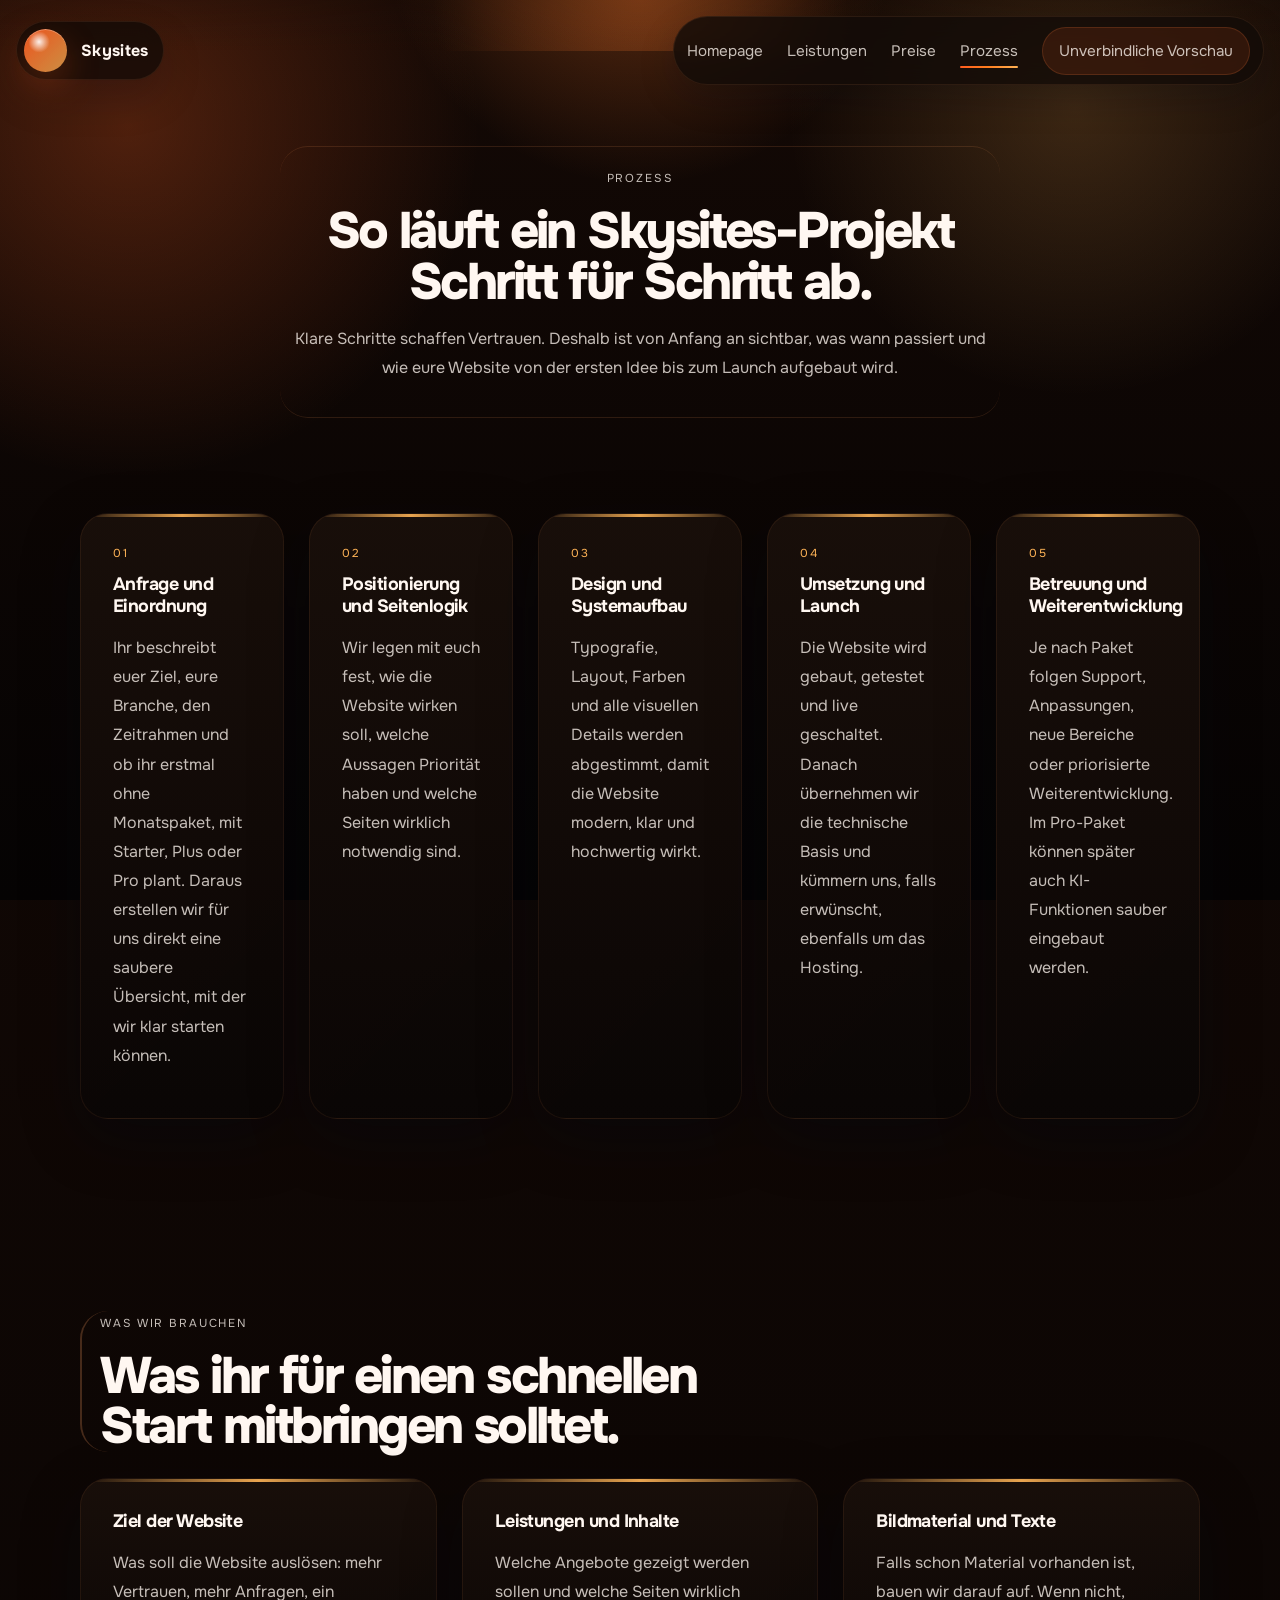
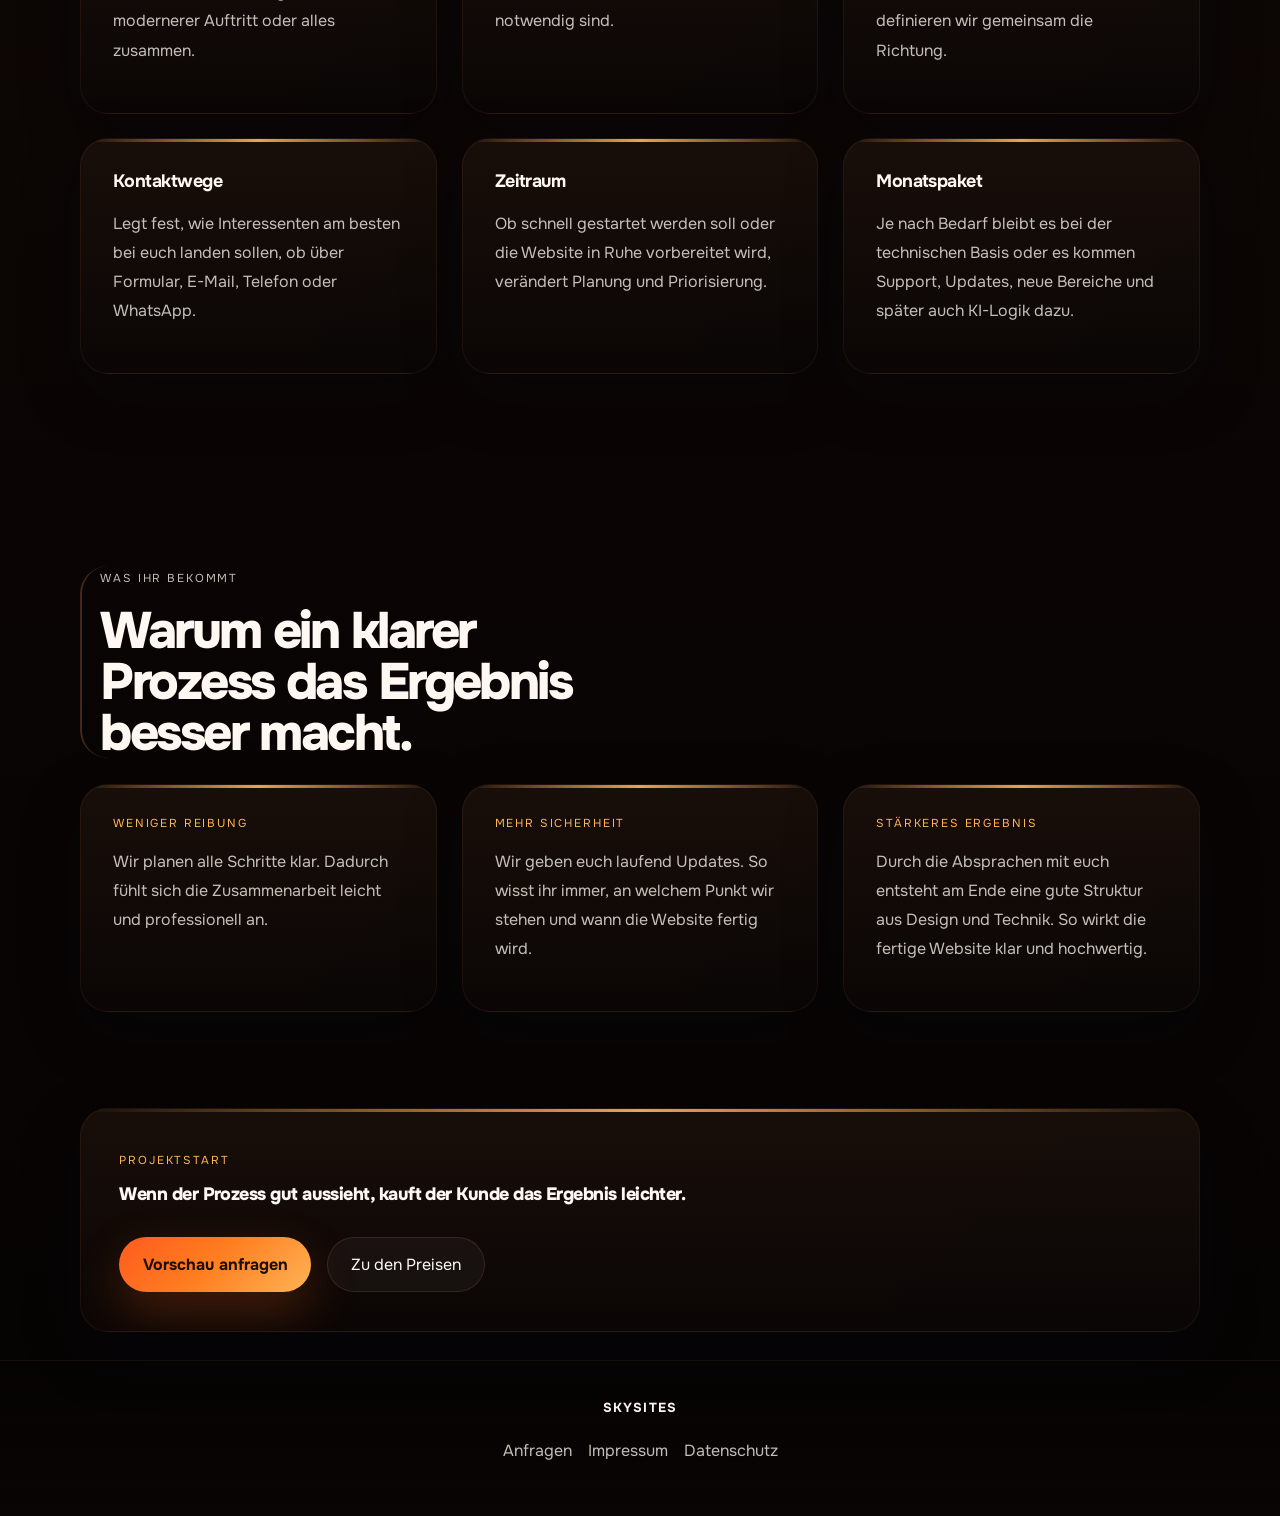
<file: prozess.html>
﻿<!DOCTYPE html>
<html lang="de">
<head>
  <meta charset="UTF-8">
  <meta name="viewport" content="width=device-width, initial-scale=1.0, viewport-fit=cover">
  <meta name="apple-mobile-web-app-capable" content="yes">
  <meta name="mobile-web-app-capable" content="yes">
  <meta name="color-scheme" content="dark">
  <meta name="theme-color" content="#140905">
  <meta name="theme-color" media="(prefers-color-scheme: light)" content="#140905">
  <meta name="theme-color" media="(prefers-color-scheme: dark)" content="#140905">
  <meta name="apple-mobile-web-app-status-bar-style" content="black-translucent">
  <title>Skysites | Prozess</title>
  <meta
    name="description"
    content="Der Prozess von Skysites: Anfrage, Positionierung, Design, Launch und laufende Betreuung."
  >
  <link rel="preconnect" href="https://fonts.googleapis.com">
  <link rel="preconnect" href="https://fonts.gstatic.com" crossorigin>
  <link
    href="https://fonts.googleapis.com/css2?family=Onest:wght@300;400;500;600;700;800&display=swap"
    rel="stylesheet"
  >
  <link rel="stylesheet" href="styles.css">
</head>
<body data-page="prozess">
  <div class="ambient ambient-one"></div>
  <div class="ambient ambient-two"></div>
  <div class="site-frame">
    <header class="site-header">
      <a class="brand" href="index.html" aria-label="Skysites Startseite">
        <span class="brand-symbol"></span>
        <span class="brand-wordmark">Skysites</span>
      </a>

      <button class="nav-toggle" type="button" aria-expanded="false" aria-controls="site-nav">
        <span></span>
        <span></span>
        <span></span>
      </button>

      <nav class="site-nav" id="site-nav" aria-label="Hauptnavigation">
        <a href="index.html" data-nav="home">Homepage</a>
        <a href="leistungen.html" data-nav="leistungen">Leistungen</a>
        <a href="preise.html" data-nav="preise">Preise</a>
        <a href="prozess.html" data-nav="prozess">Prozess</a>
        <a class="nav-button" href="anfragen.html">Unverbindliche Vorschau</a>
      </nav>
    </header>

    <main>
      <section class="page-hero section">
        <div class="section-head narrow" data-reveal>
          <p class="eyebrow">Prozess</p>
          <h1>So läuft ein Skysites-Projekt Schritt für Schritt ab.</h1>
          <p>
            Klare Schritte schaffen Vertrauen. Deshalb ist von Anfang an sichtbar, was wann passiert
            und wie eure Website von der ersten Idee bis zum Launch aufgebaut wird.
          </p>
        </div>
      </section>

      <section class="section timeline-block">
        <article class="timeline-step" data-reveal>
          <span>01</span>
          <h3>Anfrage und Einordnung</h3>
          <p>Ihr beschreibt euer Ziel, eure Branche, den Zeitrahmen und ob ihr erstmal ohne Monatspaket, mit Starter, Plus oder Pro plant. Daraus erstellen wir für uns direkt eine saubere Übersicht, mit der wir klar starten können.</p>
        </article>

        <article class="timeline-step" data-reveal>
          <span>02</span>
          <h3>Positionierung und Seitenlogik</h3>
          <p>Wir legen mit euch fest, wie die Website wirken soll, welche Aussagen Priorität haben und welche Seiten wirklich notwendig sind.</p>
        </article>

        <article class="timeline-step" data-reveal>
          <span>03</span>
          <h3>Design und Systemaufbau</h3>
          <p>Typografie, Layout, Farben und alle visuellen Details werden abgestimmt, damit die Website modern, klar und hochwertig wirkt.</p>
        </article>

        <article class="timeline-step" data-reveal>
          <span>04</span>
          <h3>Umsetzung und Launch</h3>
          <p>Die Website wird gebaut, getestet und live geschaltet. Danach übernehmen wir die technische Basis und kümmern uns, falls erwünscht, ebenfalls um das Hosting.</p>
        </article>

        <article class="timeline-step" data-reveal>
          <span>05</span>
          <h3>Betreuung und Weiterentwicklung</h3>
          <p>Je nach Paket folgen Support, Anpassungen, neue Bereiche oder priorisierte Weiterentwicklung. Im Pro-Paket können später auch KI-Funktionen sauber eingebaut werden.</p>
        </article>
      </section>

      <section class="section detail-layout">
        <div class="section-head" data-reveal>
          <p class="eyebrow">Was wir brauchen</p>
          <h2>Was ihr für einen schnellen Start mitbringen solltet.</h2>
        </div>

        <div class="detail-grid">
          <article class="detail-card" data-reveal>
            <h3>Ziel der Website</h3>
            <p>Was soll die Website auslösen: mehr Vertrauen, mehr Anfragen, ein modernerer Auftritt oder alles zusammen.</p>
          </article>
          <article class="detail-card" data-reveal>
            <h3>Leistungen und Inhalte</h3>
            <p>Welche Angebote gezeigt werden sollen und welche Seiten wirklich notwendig sind.</p>
          </article>
          <article class="detail-card" data-reveal>
            <h3>Bildmaterial und Texte</h3>
            <p>Falls schon Material vorhanden ist, bauen wir darauf auf. Wenn nicht, definieren wir gemeinsam die Richtung.</p>
          </article>
          <article class="detail-card" data-reveal>
            <h3>Kontaktwege</h3>
            <p>Legt fest, wie Interessenten am besten bei euch landen sollen, ob über Formular, E-Mail, Telefon oder WhatsApp.</p>
          </article>
          <article class="detail-card" data-reveal>
            <h3>Zeitraum</h3>
            <p>Ob schnell gestartet werden soll oder die Website in Ruhe vorbereitet wird, verändert Planung und Priorisierung.</p>
          </article>
          <article class="detail-card" data-reveal>
            <h3>Monatspaket</h3>
            <p>Je nach Bedarf bleibt es bei der technischen Basis oder es kommen Support, Updates, neue Bereiche und später auch KI-Logik dazu.</p>
          </article>
        </div>
      </section>

      <section class="section compare-section">
        <div class="section-head narrow" data-reveal>
          <p class="eyebrow">Was ihr bekommt</p>
          <h2>Warum ein klarer Prozess das Ergebnis besser macht.</h2>
        </div>

        <div class="compare-list">
          <article class="compare-item" data-reveal>
            <span>Weniger Reibung</span>
            <p>Wir planen alle Schritte klar. Dadurch fühlt sich die Zusammenarbeit leicht und professionell an.</p>
          </article>
          <article class="compare-item" data-reveal>
            <span>Mehr Sicherheit</span>
            <p>Wir geben euch laufend Updates. So wisst ihr immer, an welchem Punkt wir stehen und wann die Website fertig wird.</p>
          </article>
          <article class="compare-item" data-reveal>
            <span>Stärkeres Ergebnis</span>
            <p>Durch die Absprachen mit euch entsteht am Ende eine gute Struktur aus Design und Technik. So wirkt die fertige Website klar und hochwertig.</p>
          </article>
        </div>
      </section>

      <section class="section cta-panel" data-reveal>
        <p class="eyebrow">Projektstart</p>
        <h2>Wenn der Prozess gut aussieht, kauft der Kunde das Ergebnis leichter.</h2>
        <div class="cta-actions">
          <a class="button button-primary" href="anfragen.html">Vorschau anfragen</a>
          <a class="button button-secondary" href="preise.html">Zu den Preisen</a>
        </div>
      </section>
    </main>

    <footer class="site-footer">
      <p>Skysites</p>
      <div>
        <a href="anfragen.html">Anfragen</a>
        <a href="impressum.html">Impressum</a>
        <a href="datenschutz.html">Datenschutz</a>
      </div>
    </footer>
  </div>

  <script src="script.js"></script>
</body>
</html>
</file>
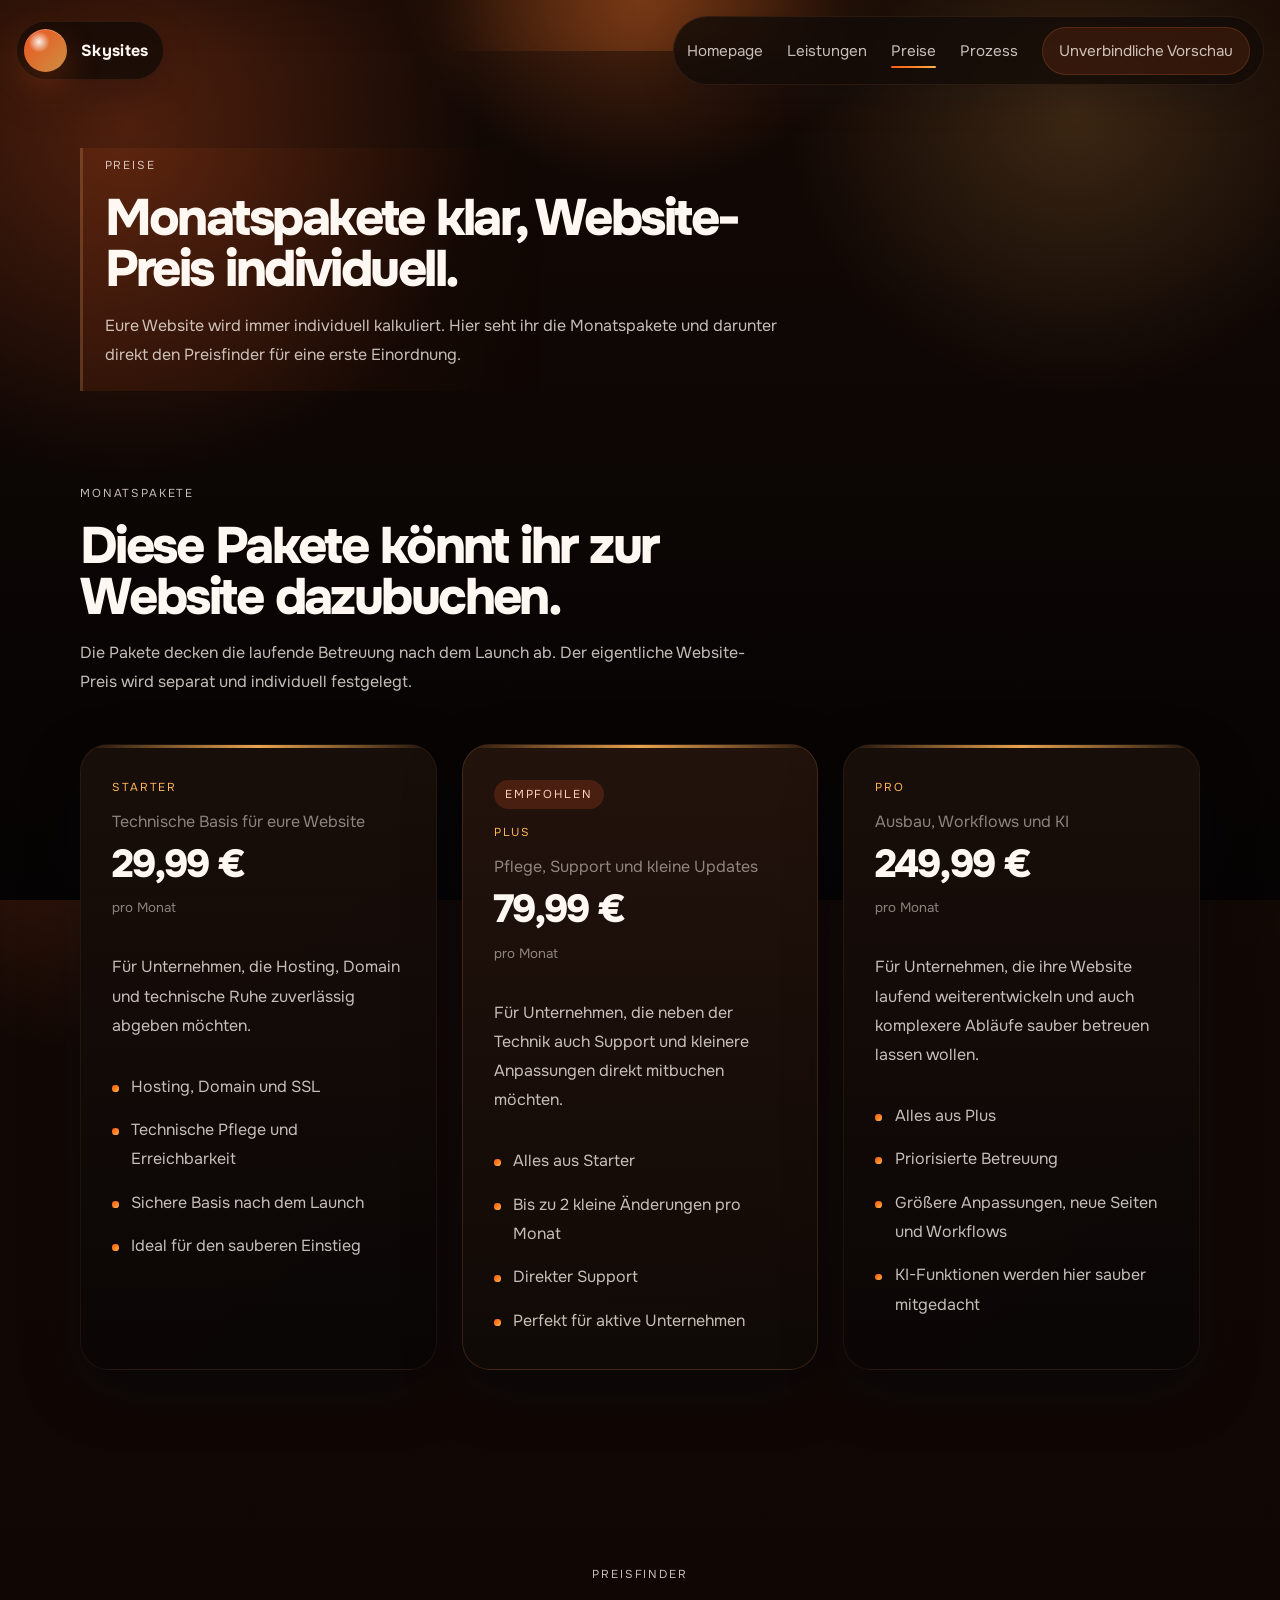
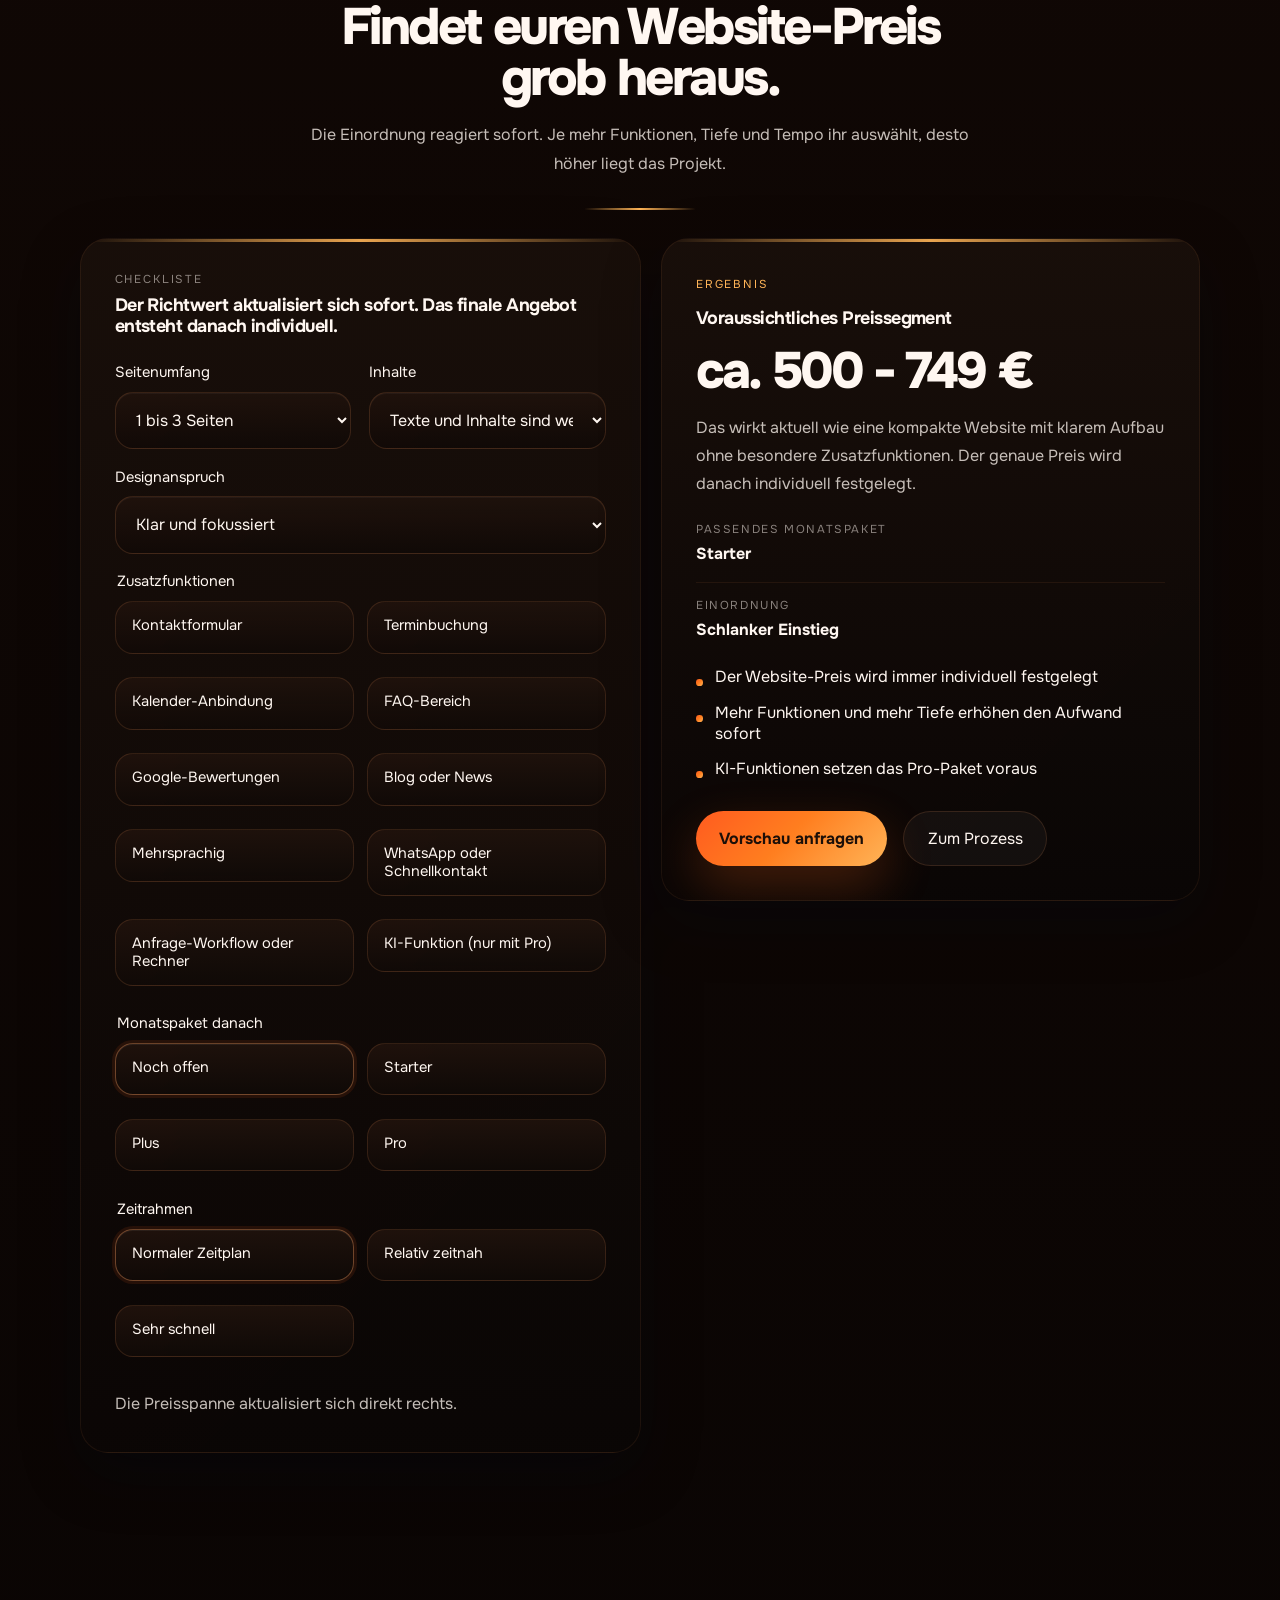
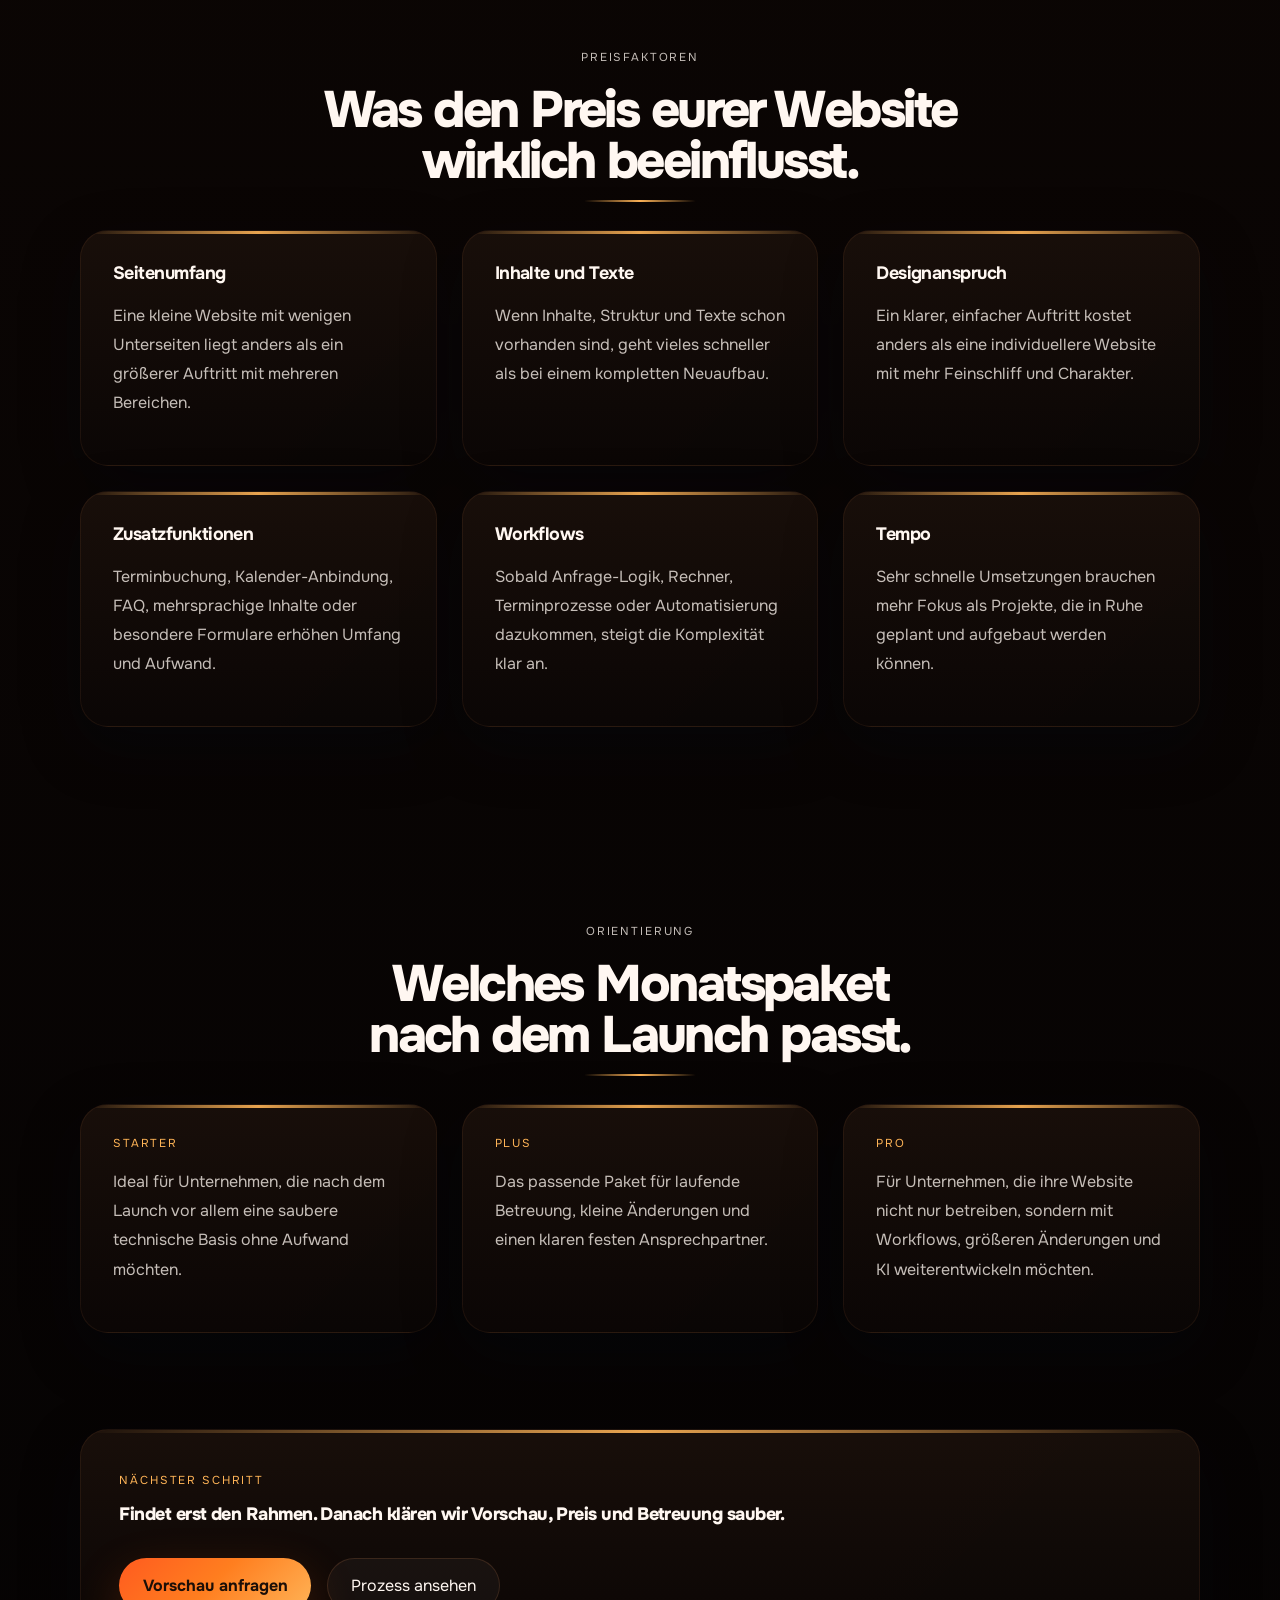
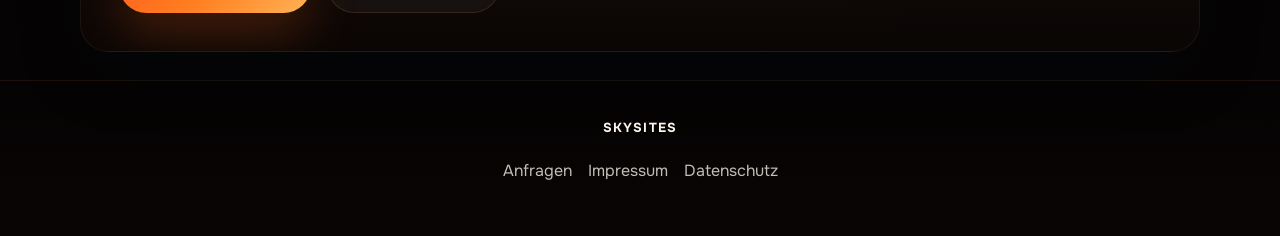
<file: website-preis.html>
﻿<!DOCTYPE html>
<html lang="de">
<head>
  <meta charset="UTF-8">
  <meta http-equiv="refresh" content="0; url=preise.html#preisfinder">
  <meta name="viewport" content="width=device-width, initial-scale=1.0, viewport-fit=cover">
  <meta name="apple-mobile-web-app-capable" content="yes">
  <meta name="mobile-web-app-capable" content="yes">
  <meta name="color-scheme" content="dark">
  <meta name="theme-color" content="#140905">
  <meta name="theme-color" media="(prefers-color-scheme: light)" content="#140905">
  <meta name="theme-color" media="(prefers-color-scheme: dark)" content="#140905">
  <meta name="apple-mobile-web-app-status-bar-style" content="black-translucent">
  <title>Skysites | Weiterleitung</title>
  <script>
    window.location.replace("preise.html#preisfinder");
  </script>
</head>
<body>
  <p>Weiter zu <a href="preise.html#preisfinder">Preise</a>.</p>
</body>
</html>
</file>
<file: styles.css>
:root {
  color-scheme: dark;
  --safe-top: env(safe-area-inset-top, 0px);
  --safe-right: env(safe-area-inset-right, 0px);
  --safe-bottom: env(safe-area-inset-bottom, 0px);
  --safe-left: env(safe-area-inset-left, 0px);
  --page-background:
    radial-gradient(circle at 50% -8%, rgba(255, 122, 44, 0.34), transparent 16rem),
    radial-gradient(circle at 10% 14%, rgba(255, 100, 38, 0.26), transparent 22rem),
    radial-gradient(circle at 84% 12%, rgba(255, 180, 87, 0.18), transparent 18rem),
    linear-gradient(180deg, #140905 0%, #050303 100%);
  --bg: #120b08;
  --bg-deep: #070403;
  --surface: rgba(28, 16, 10, 0.72);
  --surface-strong: rgba(20, 12, 8, 0.9);
  --surface-soft: rgba(255, 255, 255, 0.05);
  --line: rgba(255, 157, 96, 0.14);
  --line-strong: rgba(255, 157, 96, 0.28);
  --text: #fff7f1;
  --text-soft: rgba(255, 247, 241, 0.76);
  --text-dim: rgba(255, 247, 241, 0.5);
  --blue-1: #ff6a18;
  --blue-2: #ff8f2b;
  --blue-3: #ffb457;
  --warm-1: #ff5a2a;
  --warm-2: #ffd0bf;
  --success: #8ef5c5;
  --gradient-primary: linear-gradient(135deg, #ff5b1f 0%, #ff7e1f 48%, #ffb457 100%);
  --gradient-warm: linear-gradient(135deg, #ff5a2a 0%, #ffd0bf 100%);
  --shadow-lg: 0 35px 100px rgba(2, 8, 20, 0.5);
  --shadow-md: 0 20px 60px rgba(2, 8, 20, 0.32);
  --radius-xl: 36px;
  --radius-lg: 28px;
  --radius-md: 20px;
  --container: 1120px;
  --space-section: clamp(5rem, 7.5vw, 7.5rem);
}

*,
*::before,
*::after {
  box-sizing: border-box;
}

html {
  scroll-behavior: smooth;
  background-color: #140905;
  background: var(--page-background);
  color-scheme: dark;
  overflow-x: hidden;
  min-height: 100%;
}

body {
  margin: 0;
  min-height: 100vh;
  min-height: 100dvh;
  min-height: 100%;
  width: 100%;
  font-family: "Onest", sans-serif;
  color: var(--text);
  background-color: #140905;
  background: var(--page-background);
  overflow-x: hidden;
  overscroll-behavior-x: none;
  overscroll-behavior-y: none;
  -webkit-text-size-adjust: 100%;
  -webkit-tap-highlight-color: transparent;
  position: relative;
}

body::before {
  content: "";
  position: fixed;
  inset: 0;
  pointer-events: none;
  z-index: 0;
  background: var(--page-background);
}

body::after {
  content: "";
  position: fixed;
  top: 0;
  right: 0;
  left: 0;
  height: calc(var(--safe-top) + 3.2rem);
  pointer-events: none;
  z-index: 0;
  background:
    radial-gradient(circle at 50% -8%, rgba(255, 122, 44, 0.28), transparent 13rem),
    linear-gradient(180deg, rgba(20, 9, 5, 0.18) 0%, rgba(20, 9, 5, 0) 100%);
}

a {
  color: inherit;
  text-decoration: none;
}

button,
input,
select,
textarea {
  font: inherit;
}

input,
select,
textarea {
  width: 100%;
  border: 1px solid rgba(255, 157, 96, 0.16);
  border-radius: 18px;
  padding: 1rem 1rem 1.05rem;
  color: var(--text);
  background:
    linear-gradient(180deg, rgba(31, 18, 12, 0.96), rgba(16, 10, 7, 0.94)),
    linear-gradient(135deg, rgba(255, 95, 31, 0.08), transparent 60%);
  box-shadow: inset 0 1px 0 rgba(255, 255, 255, 0.04);
  transition: transform 180ms ease, border-color 180ms ease, box-shadow 180ms ease;
}

input:focus,
select:focus,
textarea:focus {
  outline: none;
  transform: translateY(-1px);
  border-color: rgba(255, 157, 96, 0.42);
  box-shadow:
    inset 0 1px 0 rgba(255, 255, 255, 0.08),
    0 0 0 4px rgba(255, 106, 24, 0.12);
}

select,
option {
  color: var(--text);
}

option {
  color: #140c08;
  background: #fff1e8;
}

textarea {
  resize: vertical;
  min-height: 7.8rem;
}

.ambient {
  position: fixed;
  border-radius: 999px;
  filter: blur(90px);
  pointer-events: none;
  z-index: 0;
  opacity: 0.9;
}

.ambient-one {
  width: 24rem;
  height: 24rem;
  top: 6rem;
  left: -7rem;
  background: rgba(255, 98, 34, 0.24);
}

.ambient-two {
  width: 26rem;
  height: 26rem;
  top: 32rem;
  right: -8rem;
  background: rgba(255, 183, 95, 0.14);
}

.site-frame {
  position: relative;
  z-index: 1;
  width: 100%;
  max-width: 100%;
  margin: 0;
  padding-top: var(--safe-top);
  overflow-x: clip;
}

main {
  width: 100%;
  max-width: 100%;
  overflow-x: clip;
}

img,
video,
iframe,
canvas,
svg {
  display: block;
  max-width: 100%;
}

.announcement-bar,
.site-header,
.site-footer {
  width: 100%;
  margin-inline: auto;
  box-sizing: border-box;
}

.section,
.page-hero {
  width: min(calc(100% - 2rem), var(--container));
  margin-inline: auto;
}

.announcement-bar {
  display: flex;
  align-items: center;
  justify-content: space-between;
  gap: 1rem;
  width: min(calc(100% - 2rem), 1080px);
  padding: 0.72rem 0.95rem;
  margin-top: 0.55rem;
  border-radius: 24px;
  background:
    linear-gradient(180deg, rgba(39, 17, 10, 0.96), rgba(19, 10, 7, 0.94)),
    linear-gradient(90deg, rgba(255, 84, 52, 0.28), rgba(255, 180, 87, 0.14));
  border: 1px solid rgba(255, 102, 67, 0.22);
  box-shadow:
    0 24px 60px rgba(5, 3, 3, 0.34),
    inset 0 1px 0 rgba(255, 255, 255, 0.04);
}

.announcement-tag {
  display: inline-flex;
  align-items: center;
  padding: 0.42rem 0.68rem;
  border-radius: 999px;
  background: rgba(255, 79, 54, 0.22);
  color: #ffe0d1;
  text-transform: uppercase;
  letter-spacing: 0.14em;
  font-size: 0.67rem;
  white-space: nowrap;
}

.announcement-bar strong {
  flex: 1;
  font-size: 0.88rem;
  color: var(--text);
}

.announcement-bar a {
  display: inline-flex;
  align-items: center;
  justify-content: center;
  min-height: 2.55rem;
  padding: 0.58rem 0.9rem;
  border-radius: 999px;
  background: rgba(255, 255, 255, 0.05);
  border: 1px solid rgba(255, 119, 67, 0.18);
  white-space: nowrap;
  color: #ffe7d9;
  font-weight: 600;
}

.site-header {
  position: sticky;
  top: 0;
  z-index: 20;
  display: flex;
  align-items: center;
  justify-content: space-between;
  gap: 1.5rem;
  padding: 1rem;
  background: transparent;
  border-bottom: 0;
}

.brand {
  display: inline-flex;
  align-items: center;
  gap: 0.85rem;
  padding: 0.45rem 0.9rem 0.45rem 0.45rem;
  border-radius: 999px;
  background: rgba(15, 9, 6, 0.72);
  border: 1px solid rgba(255, 157, 96, 0.1);
  box-shadow: 0 18px 40px rgba(2, 8, 20, 0.18);
  backdrop-filter: blur(12px);
}

.brand-symbol {
  width: 2.7rem;
  height: 2.7rem;
  border-radius: 50%;
  background:
    radial-gradient(circle at 35% 30%, rgba(255, 255, 255, 0.9), transparent 26%),
    linear-gradient(135deg, rgba(255, 91, 31, 0.92), rgba(255, 180, 87, 0.78));
  box-shadow:
    inset 0 1px 0 rgba(255, 255, 255, 0.3),
    0 14px 34px rgba(255, 96, 31, 0.26);
}

.brand-wordmark {
  font-size: 1rem;
  font-weight: 700;
  letter-spacing: 0.02em;
}

.site-nav {
  display: flex;
  align-items: center;
  gap: 1.5rem;
  padding: 0.6rem 0.8rem;
  border-radius: 999px;
  background: rgba(19, 11, 8, 0.82);
  border: 1px solid rgba(255, 157, 96, 0.1);
  box-shadow: 0 14px 36px rgba(2, 8, 20, 0.2);
  backdrop-filter: blur(12px);
}

.site-nav a {
  position: relative;
  color: var(--text-soft);
  font-size: 0.95rem;
}

.site-nav a::after {
  content: "";
  position: absolute;
  left: 0;
  bottom: -0.45rem;
  width: 100%;
  height: 2px;
  border-radius: 999px;
  background: var(--gradient-primary);
  transform: scaleX(0);
  transform-origin: center;
  transition: transform 180ms ease;
}

.site-nav a:hover::after,
.site-nav a[aria-current="page"]::after {
  transform: scaleX(1);
}

.nav-button {
  padding: 0.82rem 1rem;
  border-radius: 999px;
  background: rgba(255, 98, 34, 0.12);
  border: 1px solid rgba(255, 123, 63, 0.18);
  color: #fff1e8;
}

.nav-toggle {
  display: none;
  width: 3rem;
  height: 3rem;
  border-radius: 50%;
  border: 1px solid rgba(255, 157, 96, 0.14);
  background: rgba(19, 11, 8, 0.88);
  align-items: center;
  justify-content: center;
  flex-direction: column;
  gap: 0.28rem;
}

.nav-toggle span {
  width: 1.15rem;
  height: 2px;
  border-radius: 999px;
  background: var(--text);
}

.section,
.page-hero {
  padding: var(--space-section) 0;
}

.section-tight {
  padding: 0.8rem 0 0.25rem;
}

.eyebrow,
.card-tag,
.example-label,
.price-tier,
.feature-chip {
  display: inline-flex;
  align-items: center;
  gap: 0.5rem;
  margin: 0 0 1rem;
  color: var(--blue-3);
  text-transform: uppercase;
  letter-spacing: 0.16em;
  font-size: 0.72rem;
}

.accent-text {
  background: var(--gradient-primary);
  -webkit-background-clip: text;
  background-clip: text;
  color: transparent;
}

.hero {
  display: grid;
  grid-template-columns: minmax(0, 1fr) minmax(320px, 0.95fr);
  gap: 3rem;
  align-items: center;
  min-height: calc(92vh - 8rem);
}

.hero-copy {
  max-width: 38rem;
}

.hero h1,
.page-hero h1,
.section-head h2,
.cta-panel h2 {
  margin: 0;
  font-size: clamp(2.3rem, 5vw, 4.8rem);
  font-weight: 800;
  letter-spacing: -0.05em;
  line-height: 0.99;
}

.page-hero h1,
.section-head h2,
.cta-panel h2 {
  font-size: clamp(2rem, 4vw, 3.4rem);
}

.hero-text,
.section-head p,
.glass-card p,
.problem-card p,
.example-card p,
.pricing-card li,
.price-copy,
.timeline-step p,
.roadmap-card p,
.detail-card p,
.compare-item p,
.form-note,
.ai-brief p,
.ai-note strong,
.site-footer p,
.site-footer a {
  color: var(--text-soft);
  line-height: 1.82;
}

.hero-text {
  margin-top: 1.35rem;
  font-size: 1.05rem;
  max-width: 35rem;
}

.hero-actions,
.cta-actions {
  display: flex;
  flex-wrap: wrap;
  gap: 1rem;
  margin-top: 2rem;
}

.button {
  display: inline-flex;
  align-items: center;
  justify-content: center;
  min-height: 3.45rem;
  padding: 0.95rem 1.45rem;
  border-radius: 999px;
  transition: transform 180ms ease, box-shadow 180ms ease, opacity 180ms ease;
}

.button:hover {
  transform: translateY(-2px);
}

.button-primary {
  color: #1c0f08;
  font-weight: 700;
  background: var(--gradient-primary);
  box-shadow: 0 20px 50px rgba(255, 106, 24, 0.24);
}

.button-secondary {
  background: rgba(255, 255, 255, 0.04);
  border: 1px solid rgba(255, 157, 96, 0.14);
}

.hero-points,
.ai-points,
.pricing-card ul {
  padding: 0;
  margin: 1.8rem 0 0;
  list-style: none;
}

.hero-points {
  display: grid;
  gap: 0.8rem;
}

.hero-points li,
.ai-points li,
.pricing-card li {
  position: relative;
  padding-left: 1.2rem;
}

.hero-points li::before,
.ai-points li::before,
.pricing-card li::before {
  content: "";
  position: absolute;
  left: 0;
  top: 0.82rem;
  width: 0.42rem;
  height: 0.42rem;
  border-radius: 50%;
  background: var(--gradient-primary);
}

.hero-points li {
  display: flex;
  align-items: flex-start;
  gap: 0.72rem;
  padding-left: 0;
  color: var(--text-soft);
}

.hero-points li::before {
  position: static;
  flex: 0 0 0.42rem;
  margin-top: 0.58rem;
}

.hero-visual {
  position: relative;
}

.hero-stage {
  position: relative;
  min-height: 32rem;
  border-radius: var(--radius-xl);
  overflow: hidden;
  background:
    radial-gradient(circle at 18% 22%, rgba(255, 93, 31, 0.34), transparent 18rem),
    radial-gradient(circle at 76% 28%, rgba(255, 182, 87, 0.18), transparent 16rem),
    linear-gradient(180deg, rgba(30, 17, 11, 0.98), rgba(8, 5, 4, 0.98));
  box-shadow: var(--shadow-lg);
}

.hero-stage::before,
.hero-stage::after {
  content: "";
  position: absolute;
  inset: auto;
  border-radius: 999px;
  pointer-events: none;
}

.hero-stage::before {
  width: 30rem;
  height: 30rem;
  top: -8rem;
  right: -10rem;
  background: radial-gradient(circle, rgba(255, 174, 79, 0.14), transparent 70%);
}

.hero-stage::after {
  width: 24rem;
  height: 24rem;
  bottom: -10rem;
  left: -8rem;
  background: radial-gradient(circle, rgba(255, 98, 34, 0.18), transparent 70%);
}

.hero-screen {
  position: absolute;
  inset: 2rem;
  padding: 1.2rem;
  border-radius: 32px;
  transform: none;
  background:
    linear-gradient(180deg, rgba(250, 252, 255, 0.08), rgba(255, 255, 255, 0.02)),
    linear-gradient(180deg, rgba(26, 16, 11, 0.96), rgba(11, 7, 5, 0.98));
  border: 1px solid rgba(255, 255, 255, 0.08);
  box-shadow:
    inset 0 1px 0 rgba(255, 255, 255, 0.08),
    0 24px 60px rgba(0, 0, 0, 0.32);
}

.screen-top {
  display: flex;
  gap: 0.4rem;
}

.screen-top span {
  width: 0.65rem;
  height: 0.65rem;
  border-radius: 50%;
  background: rgba(255, 255, 255, 0.24);
}

.screen-body {
  padding: 1.8rem 1rem 0;
}

.screen-kicker {
  margin: 0;
  color: var(--text-dim);
  text-transform: uppercase;
  letter-spacing: 0.18em;
  font-size: 0.74rem;
}

.screen-body h2 {
  margin: 0.6rem 0 1rem;
  font-size: clamp(1.8rem, 3vw, 2.8rem);
  font-weight: 800;
  letter-spacing: -0.05em;
  line-height: 1;
}

.screen-lines {
  display: grid;
  gap: 0.65rem;
  margin-bottom: 1.4rem;
}

.screen-lines span {
  display: block;
  height: 0.75rem;
  border-radius: 999px;
  background: linear-gradient(90deg, rgba(255, 255, 255, 0.16), rgba(255, 255, 255, 0.04));
}

.screen-lines span:nth-child(1) {
  width: 82%;
}

.screen-lines span:nth-child(2) {
  width: 68%;
}

.screen-lines span:nth-child(3) {
  width: 56%;
}

.screen-panel {
  max-width: 20rem;
  padding: 1.2rem;
  border-radius: 24px;
  background:
    linear-gradient(180deg, rgba(34, 19, 12, 0.95), rgba(16, 10, 7, 0.9)),
    linear-gradient(135deg, rgba(255, 98, 34, 0.12), rgba(255, 180, 87, 0.08));
  box-shadow: var(--shadow-md);
}

.screen-panel strong {
  display: block;
  font-size: 1.05rem;
  line-height: 1.3;
}

.screen-panel p {
  margin: 0.7rem 0 0;
  color: var(--text-soft);
  line-height: 1.7;
}

.hero-badge {
  position: absolute;
  min-width: 11rem;
  max-width: 15rem;
  padding: 1rem 1.1rem;
  border-radius: 22px;
  background:
    linear-gradient(180deg, rgba(31, 18, 12, 0.92), rgba(14, 8, 6, 0.88)),
    linear-gradient(135deg, rgba(255, 98, 34, 0.14), rgba(255, 180, 87, 0.08));
  border: 1px solid rgba(255, 255, 255, 0.08);
  box-shadow: 0 20px 50px rgba(2, 8, 20, 0.34);
  backdrop-filter: blur(18px);
  animation: floatBadge 7s ease-in-out infinite;
}

.hero-badge span {
  display: block;
  color: var(--text-dim);
  text-transform: uppercase;
  letter-spacing: 0.14em;
  font-size: 0.7rem;
}

.hero-badge strong {
  display: block;
  margin-top: 0.45rem;
  font-size: 0.95rem;
  line-height: 1.45;
}

.badge-one {
  top: 2rem;
  right: 1.6rem;
}

.badge-two {
  right: 0.8rem;
  bottom: 8.1rem;
  animation-delay: -2s;
}

.badge-three {
  left: 1.3rem;
  bottom: 1.5rem;
  animation-delay: -4s;
}

.proof-marquee {
  width: 100%;
  overflow: hidden;
  margin-bottom: 0.2rem;
  mask-image: linear-gradient(90deg, transparent 0, #000 10%, #000 90%, transparent 100%);
}

.proof-track {
  display: flex;
  align-items: center;
  gap: 1rem;
  width: max-content;
  min-width: max-content;
  animation: marquee 20s linear infinite;
  will-change: transform;
}

.proof-track span {
  display: inline-flex;
  align-items: center;
  gap: 0.55rem;
  padding: 0.85rem 1.1rem;
  border-radius: 999px;
  white-space: nowrap;
  background: rgba(255, 255, 255, 0.05);
  border: 1px solid rgba(255, 157, 96, 0.1);
  color: var(--text-soft);
}

.proof-track span::before {
  content: "";
  width: 0.45rem;
  height: 0.45rem;
  border-radius: 50%;
  background: var(--gradient-warm);
}

.section-head {
  max-width: 42rem;
  margin-bottom: 3rem;
}

.section-head.narrow {
  max-width: 36rem;
}

.page-hero .section-head,
.detail-layout > .section-head,
.split-story > .section-head,
.compare-section > .section-head {
  position: relative;
  overflow: hidden;
  padding: 1.6rem 1.8rem;
  border-radius: var(--radius-lg);
  background:
    linear-gradient(180deg, rgba(24, 15, 10, 0.96), rgba(10, 6, 5, 0.96)),
    linear-gradient(135deg, rgba(255, 98, 34, 0.08), rgba(255, 180, 87, 0.04));
  border: 1px solid rgba(255, 157, 96, 0.08);
  box-shadow: var(--shadow-md);
}

.page-hero .section-head::before,
.detail-layout > .section-head::before,
.split-story > .section-head::before,
.compare-section > .section-head::before {
  content: "";
  position: absolute;
  inset: 0 auto auto 0;
  width: 100%;
  height: 3px;
  background: linear-gradient(90deg, rgba(255, 90, 42, 0), rgba(255, 180, 87, 0.9), rgba(255, 90, 42, 0));
}

body:not([data-page="home"]) .page-hero .section-head,
body:not([data-page="home"]) .detail-layout > .section-head,
body:not([data-page="home"]) .split-story > .section-head,
body:not([data-page="home"]) .compare-section > .section-head {
  overflow: visible;
  padding: 0;
  background: none;
  border: 0;
  box-shadow: none;
}

body:not([data-page="home"]) .page-hero .section-head::before,
body:not([data-page="home"]) .detail-layout > .section-head::before,
body:not([data-page="home"]) .split-story > .section-head::before,
body:not([data-page="home"]) .compare-section > .section-head::before {
  display: none;
}

body[data-page="leistungen"] .page-hero {
  padding-top: 2.2rem;
  padding-bottom: 0.9rem;
}

body[data-page="leistungen"] .page-hero .section-head {
  max-width: 33rem;
  margin-bottom: 0.35rem;
}

body[data-page="leistungen"] .page-hero h1 {
  font-size: clamp(1.9rem, 4vw, 2.9rem);
}

body[data-page="leistungen"] .service-columns {
  margin-top: 0.15rem;
}

body[data-page="leistungen"] .service-columns.section {
  padding-top: 0.55rem;
}

body[data-page="leistungen"] .detail-layout > .section-head,
body[data-page="leistungen"] .split-story > .section-head {
  position: relative;
  margin-bottom: 1.55rem;
  padding-bottom: 0.95rem;
  border-bottom: 1px solid rgba(255, 157, 96, 0.12);
}

body[data-page="leistungen"] .detail-layout > .section-head::after,
body[data-page="leistungen"] .split-story > .section-head::after {
  content: "";
  position: absolute;
  left: 0;
  bottom: -2px;
  width: 88px;
  height: 3px;
  border-radius: 999px;
  background: var(--gradient-primary);
}

body[data-page="preise"] .page-hero {
  padding-top: 2.9rem;
  padding-bottom: 1.6rem;
}

body[data-page="preise"] .pricing-preview.section {
  padding-top: 1.05rem;
}

body[data-page="preise"] .page-hero .section-head {
  max-width: 45rem;
  padding: 0.35rem 0 0.35rem 1.35rem;
  border-left: 3px solid rgba(255, 157, 96, 0.28);
  border-radius: 0 24px 24px 0;
  background: linear-gradient(90deg, rgba(255, 98, 34, 0.1), transparent 65%);
}

body[data-page="preise"] .detail-layout > .section-head,
body[data-page="preise"] .compare-section > .section-head,
body[data-page="preise"] .contact-section > .section-head {
  position: relative;
  text-align: center;
  margin-inline: auto;
  margin-bottom: 1.75rem;
  padding-bottom: 1rem;
}

body[data-page="preise"] .detail-layout > .section-head::after,
body[data-page="preise"] .compare-section > .section-head::after,
body[data-page="preise"] .contact-section > .section-head::after {
  content: "";
  position: absolute;
  left: 50%;
  bottom: 0;
  width: 112px;
  height: 2px;
  border-radius: 999px;
  transform: translateX(-50%);
  background: linear-gradient(90deg, rgba(255, 90, 42, 0), rgba(255, 180, 87, 1), rgba(255, 90, 42, 0));
}

body[data-page="prozess"] .page-hero {
  padding-top: 2.8rem;
  padding-bottom: 1.8rem;
}

body[data-page="prozess"] .timeline-block.section {
  padding-top: 1.15rem;
}

body[data-page="prozess"] .page-hero .section-head {
  max-width: 45rem;
  margin-inline: auto;
  padding: 1.2rem 0;
  text-align: center;
  border-top: 1px solid rgba(255, 157, 96, 0.14);
  border-bottom: 1px solid rgba(255, 157, 96, 0.14);
}

body[data-page="prozess"] .detail-layout > .section-head,
body[data-page="prozess"] .compare-section > .section-head {
  position: relative;
  margin-bottom: 1.6rem;
  padding-left: 1.15rem;
  border-left: 2px solid rgba(255, 157, 96, 0.24);
}

body[data-page="website-preis"] .page-hero {
  padding-top: 2.9rem;
  padding-bottom: 1.5rem;
}

body[data-page="website-preis"] .page-hero .section-head {
  max-width: 46rem;
  margin-inline: auto;
  padding: 1.1rem 0;
  text-align: center;
  border-top: 1px solid rgba(255, 157, 96, 0.14);
  border-bottom: 1px solid rgba(255, 157, 96, 0.14);
}

body[data-page="website-preis"] .compare-section > .section-head {
  position: relative;
  text-align: center;
  margin-inline: auto;
  margin-bottom: 1.7rem;
  padding-bottom: 1rem;
}

body[data-page="website-preis"] .compare-section > .section-head::after {
  content: "";
  position: absolute;
  left: 50%;
  bottom: 0;
  width: 112px;
  height: 2px;
  border-radius: 999px;
  transform: translateX(-50%);
  background: linear-gradient(90deg, rgba(255, 90, 42, 0), rgba(255, 180, 87, 1), rgba(255, 90, 42, 0));
}

.problem-grid,
.story-grid,
.examples-grid,
.pricing-grid,
.roadmap-grid,
.service-columns,
.detail-grid,
.compare-list,
.timeline,
.timeline-block {
  display: grid;
  gap: 1.55rem;
}

.problem-section {
  padding-top: 2.3rem;
}

.problem-grid,
.story-grid,
.examples-grid,
.pricing-grid,
.compare-list {
  grid-template-columns: repeat(3, minmax(0, 1fr));
}

.roadmap-grid,
.timeline {
  grid-template-columns: repeat(4, minmax(0, 1fr));
}

.detail-grid {
  grid-template-columns: repeat(3, minmax(0, 1fr));
}

.timeline-block {
  grid-template-columns: repeat(5, minmax(0, 1fr));
}

.problem-card,
.glass-card,
.example-card,
.pricing-card,
.roadmap-card,
.detail-card,
.compare-item,
.timeline-step,
.contact-form,
.ai-panel,
.cta-panel {
  position: relative;
  overflow: hidden;
  border-radius: var(--radius-lg);
  background:
    linear-gradient(180deg, rgba(24, 15, 10, 0.96), rgba(10, 6, 5, 0.96)),
    linear-gradient(135deg, rgba(255, 98, 34, 0.08), rgba(255, 180, 87, 0.04));
  border: 1px solid rgba(255, 157, 96, 0.08);
  box-shadow: var(--shadow-md);
  transition: transform 220ms ease, box-shadow 220ms ease, border-color 220ms ease;
}

.problem-card::before,
.glass-card::before,
.example-card::before,
.pricing-card::before,
.roadmap-card::before,
.detail-card::before,
.compare-item::before,
.timeline-step::before,
.contact-form::before,
.ai-panel::before,
.cta-panel::before {
  content: "";
  position: absolute;
  inset: 0 auto auto 0;
  width: 100%;
  height: 3px;
  background: linear-gradient(90deg, rgba(255, 90, 42, 0), rgba(255, 180, 87, 0.9), rgba(255, 90, 42, 0));
}

.problem-card:hover,
.glass-card:hover,
.example-card:hover,
.pricing-card:hover,
.roadmap-card:hover,
.detail-card:hover,
.compare-item:hover,
.timeline-step:hover,
.contact-form:hover,
.ai-panel:hover {
  transform: translateY(-2px);
  border-color: rgba(255, 157, 96, 0.18);
  box-shadow: 0 28px 80px rgba(2, 8, 20, 0.38);
}

.problem-card,
.glass-card,
.example-card,
.roadmap-card,
.detail-card,
.compare-item,
.timeline-step {
  padding: 2rem;
}

.problem-card h3,
.glass-card h3,
.example-card h3,
.roadmap-card h3,
.detail-card h3,
.compare-item span,
.timeline-step h3,
.contact-form strong,
.ai-panel h3,
.cta-panel h2 {
  margin: 0 0 0.7rem;
  font-size: 1.12rem;
  letter-spacing: -0.03em;
  line-height: 1.2;
}

.example-card,
.problem-card,
.glass-card {
  min-height: 17rem;
}

.pricing-card {
  display: flex;
  flex-direction: column;
  min-height: 28rem;
  padding: 2.15rem 1.95rem;
}

.pricing-card.featured {
  transform: translateY(-0.45rem);
  background:
    linear-gradient(180deg, rgba(34, 19, 12, 0.98), rgba(15, 9, 6, 0.96)),
    linear-gradient(135deg, rgba(255, 95, 31, 0.16), rgba(255, 180, 87, 0.08));
  border-color: rgba(255, 157, 96, 0.16);
}

.feature-chip {
  align-self: flex-start;
  padding: 0.45rem 0.7rem;
  border-radius: 999px;
  background: rgba(255, 90, 42, 0.18);
  color: var(--warm-2);
}

.price-block {
  margin-bottom: 1.2rem;
}

.price-block span,
.price-block small {
  color: var(--text-dim);
}

.price-block strong {
  display: block;
  margin: 0.45rem 0;
  font-size: 2.45rem;
  font-weight: 800;
  letter-spacing: -0.05em;
}

.price-copy {
  margin-bottom: 0.2rem;
}

.pricing-card li + li,
.ai-points li + li {
  margin-top: 0.9rem;
}

.pricing-note {
  display: flex;
  flex-wrap: wrap;
  gap: 0.8rem;
  margin-top: 1.8rem;
}

.pricing-note span {
  padding: 0.8rem 1rem;
  border-radius: 999px;
  background: rgba(255, 255, 255, 0.06);
  color: var(--text-soft);
}

.roadmap-card span,
.timeline-step span,
.compare-item span {
  display: block;
  margin-bottom: 0.8rem;
  color: var(--blue-3);
  text-transform: uppercase;
  letter-spacing: 0.16em;
  font-size: 0.72rem;
}

.section-link {
  margin-top: 2rem;
  display: flex;
  flex-wrap: wrap;
  gap: 1rem;
  justify-content: center;
}

.section-link a:not(.button) {
  color: var(--blue-3);
}

.section-link .button {
  color: var(--text);
  min-height: 3rem;
  padding: 0.82rem 1.3rem;
  background: rgba(255, 255, 255, 0.03);
}

.contact-grid {
  display: grid;
  grid-template-columns: minmax(0, 1.02fr) minmax(320px, 0.98fr);
  gap: 1.3rem;
}

.contact-grid-single {
  grid-template-columns: 1fr;
}

.price-finder-layout {
  align-items: flex-start;
}

.contact-form,
.ai-panel {
  padding: 2.1rem;
}

.form-intro {
  margin-bottom: 1.6rem;
}

.form-intro p {
  margin: 0 0 0.45rem;
  color: var(--text-dim);
  text-transform: uppercase;
  letter-spacing: 0.16em;
  font-size: 0.72rem;
}

.form-grid {
  display: grid;
  grid-template-columns: repeat(2, minmax(0, 1fr));
  gap: 1.15rem;
  margin-bottom: 1.35rem;
}

.field-wide {
  grid-column: 1 / -1;
}

.choice-field {
  padding: 0;
  margin: 0;
  border: 0;
}

.choice-field legend {
  margin-bottom: 0.65rem;
  color: var(--text);
  font-size: 0.92rem;
}

.choice-grid {
  display: grid;
  grid-template-columns: repeat(2, minmax(0, 1fr));
  gap: 0.8rem;
}

.choice-option {
  position: relative;
  display: block;
}

.choice-option input {
  position: absolute;
  opacity: 0;
  pointer-events: none;
}

.choice-option span {
  display: flex;
  align-items: center;
  min-height: 3.3rem;
  padding: 0.9rem 1rem;
  border-radius: 18px;
  border: 1px solid rgba(255, 157, 96, 0.14);
  background:
    linear-gradient(180deg, rgba(31, 18, 12, 0.96), rgba(16, 10, 7, 0.94)),
    linear-gradient(135deg, rgba(255, 98, 34, 0.08), transparent 60%);
  color: var(--text-soft);
  transition: transform 180ms ease, border-color 180ms ease, box-shadow 180ms ease, color 180ms ease;
}

.choice-option span:hover {
  transform: translateY(-1px);
}

.choice-option input:checked + span {
  border-color: rgba(255, 157, 96, 0.38);
  color: var(--text);
  box-shadow:
    inset 0 1px 0 rgba(255, 255, 255, 0.06),
    0 0 0 3px rgba(255, 98, 34, 0.1);
}

.contact-form label span {
  display: block;
  margin-bottom: 0.65rem;
  color: var(--text);
  font-size: 0.92rem;
}

.contact-form label .field-hint {
  display: block;
  margin-top: 0.55rem;
  color: var(--blue-3);
  line-height: 1.55;
  font-size: 0.82rem;
}

.form-note {
  margin: 1rem 0 0;
}

.estimate-drawer {
  margin-top: 1rem;
  border: 1px solid rgba(255, 157, 96, 0.1);
  border-radius: 24px;
  background:
    linear-gradient(180deg, rgba(22, 13, 9, 0.96), rgba(12, 8, 6, 0.94)),
    linear-gradient(135deg, rgba(255, 98, 34, 0.08), transparent 60%);
  box-shadow: inset 0 1px 0 rgba(255, 255, 255, 0.03);
}

.estimate-toggle {
  position: relative;
  width: 100%;
  padding: 1rem 1.1rem;
  border: 0;
  background: transparent;
  color: var(--text);
  text-align: left;
  cursor: pointer;
}

.estimate-toggle span {
  display: block;
  margin-bottom: 0.28rem;
  color: var(--blue-3);
  text-transform: uppercase;
  letter-spacing: 0.16em;
  font-size: 0.7rem;
}

.estimate-toggle strong {
  display: block;
  max-width: 38rem;
  padding-right: 2rem;
  line-height: 1.55;
  font-size: 0.95rem;
}

.estimate-toggle::after {
  content: "+";
  position: absolute;
  top: 1rem;
  right: 1.1rem;
  color: var(--text-soft);
  font-size: 1.35rem;
  line-height: 1;
}

.estimate-drawer {
  position: relative;
}

.estimate-drawer.is-open .estimate-toggle::after {
  content: "-";
}

.estimate-panel {
  padding: 0 1.1rem 1.1rem;
}

.estimate-copy {
  margin: 0 0 1rem;
  color: var(--text-soft);
  line-height: 1.7;
}

.estimate-inline {
  margin-top: 1rem;
  padding: 1rem 1.1rem;
  border-radius: 20px;
  background: rgba(255, 255, 255, 0.04);
  border: 1px solid rgba(255, 157, 96, 0.1);
}

.estimate-inline span {
  display: block;
  margin-bottom: 0.4rem;
  color: var(--text-dim);
  text-transform: uppercase;
  letter-spacing: 0.14em;
  font-size: 0.7rem;
}

.estimate-inline strong {
  display: block;
  font-size: 1.55rem;
  letter-spacing: -0.05em;
}

.estimate-inline small {
  display: block;
  margin-top: 0.28rem;
  color: var(--blue-3);
  font-size: 0.82rem;
}

.estimate-inline p {
  margin: 0.65rem 0 0;
  color: var(--text-soft);
  line-height: 1.7;
}

.ai-brief {
  display: grid;
  gap: 0.95rem;
  margin-top: 1.4rem;
}

.ai-brief p {
  margin: 0;
  padding-bottom: 0.95rem;
  border-bottom: 1px solid rgba(255, 157, 96, 0.08);
}

.ai-brief span {
  display: block;
  margin-bottom: 0.35rem;
  color: var(--text-dim);
  text-transform: uppercase;
  letter-spacing: 0.14em;
  font-size: 0.72rem;
}

.ai-brief strong {
  display: block;
  color: var(--text);
  line-height: 1.6;
}

.ai-note {
  margin-top: 1.4rem;
  padding: 1rem 1.1rem;
  border-radius: 20px;
  background: rgba(255, 255, 255, 0.04);
  border: 1px solid rgba(255, 157, 96, 0.08);
}

.ai-note p {
  margin: 0 0 0.35rem;
  color: var(--text-dim);
  text-transform: uppercase;
  letter-spacing: 0.14em;
  font-size: 0.72rem;
}

.result-range {
  margin: 1rem 0 1.1rem;
  font-size: clamp(2.1rem, 4vw, 3.25rem);
  font-weight: 800;
  letter-spacing: -0.06em;
  line-height: 0.98;
}

.price-result-copy {
  color: var(--text-soft);
  line-height: 1.75;
}

.result-meta {
  display: grid;
  gap: 0.95rem;
  margin-top: 1.5rem;
}

.result-meta-item {
  padding-bottom: 0.95rem;
  border-bottom: 1px solid rgba(255, 157, 96, 0.08);
}

.result-meta-item:last-child {
  padding-bottom: 0;
  border-bottom: 0;
}

.result-meta-item span {
  display: block;
  margin-bottom: 0.35rem;
  color: var(--text-dim);
  text-transform: uppercase;
  letter-spacing: 0.14em;
  font-size: 0.72rem;
}

.result-meta-item strong {
  color: var(--text);
  line-height: 1.5;
}

.ai-points {
  margin-top: 1.5rem;
}

.page-hero {
  position: relative;
  padding-top: calc(var(--space-section) + 1rem);
}

.page-hero::before {
  display: none;
}

.service-columns {
  grid-template-columns: repeat(3, minmax(0, 1fr));
}

.detail-card {
  min-height: 14rem;
}

.cta-panel {
  padding: 2.4rem;
  margin-bottom: 1.75rem;
}

.site-footer {
  display: flex;
  flex-direction: column;
  align-items: center;
  justify-content: center;
  gap: 0.8rem;
  margin-top: 1rem;
  padding: 2.2rem 1rem calc(3rem + var(--safe-bottom));
  border-top: 1px solid rgba(255, 157, 96, 0.08);
  background: linear-gradient(180deg, rgba(10, 6, 5, 0), rgba(10, 6, 5, 0.82));
  text-align: center;
}

.site-footer p {
  margin: 0;
  font-weight: 700;
  color: var(--text);
  letter-spacing: 0.08em;
  text-transform: uppercase;
  font-size: 0.82rem;
}

.site-footer div {
  display: flex;
  flex-wrap: wrap;
  gap: 1rem;
  justify-content: center;
}

.site-footer a {
  padding: 0.2rem 0;
  transition: color 180ms ease, opacity 180ms ease;
}

.site-footer a:hover {
  color: #ffe0d1;
}

[data-reveal] {
  opacity: 0;
  transform: translateY(28px);
  transition: opacity 600ms ease, transform 600ms ease;
}

[data-reveal].is-visible {
  opacity: 1;
  transform: translateY(0);
}

@keyframes marquee {
  0% {
    transform: translateX(0);
  }

  100% {
    transform: translateX(calc(-50%));
  }
}

@keyframes floatBadge {
  0%,
  100% {
    transform: translateY(0);
  }

  50% {
    transform: translateY(-10px);
  }
}

@media (max-width: 1080px) {
  .hero,
  .problem-grid,
  .story-grid,
  .examples-grid,
  .pricing-grid,
  .roadmap-grid,
  .contact-grid,
  .service-columns,
  .detail-grid,
  .compare-list,
  .timeline,
  .timeline-block {
    grid-template-columns: 1fr;
  }

  .hero {
    min-height: auto;
    padding-top: 2rem;
  }

  .announcement-bar {
    border-radius: 28px;
    align-items: flex-start;
    flex-direction: column;
  }

  .pricing-card.featured {
    transform: none;
  }

  .hero-stage {
    min-height: 30rem;
  }
}

@media (max-width: 760px) {
  .site-frame {
    overflow-x: clip;
  }

  .announcement-bar,
  .site-header,
  .section,
  .page-hero,
  .proof-marquee {
    width: min(calc(100% - 3.5rem), 31rem);
    margin-inline: auto;
  }

  .site-header {
    position: sticky;
    top: max(0.3rem, calc(var(--safe-top) + 0.18rem));
    align-items: center;
    padding: 0.72rem 0.82rem;
    margin-top: 0;
    border-radius: 22px;
    background:
      linear-gradient(180deg, rgba(22, 13, 9, 0.94), rgba(10, 6, 5, 0.9)),
      linear-gradient(135deg, rgba(255, 98, 34, 0.08), rgba(255, 180, 87, 0.04));
    border: 1px solid rgba(255, 157, 96, 0.1);
    box-shadow: 0 18px 44px rgba(2, 8, 20, 0.26);
    backdrop-filter: blur(12px);
  }

  .site-nav {
    position: absolute;
    top: calc(100% + 0.5rem);
    right: 0;
    left: 0;
    display: none;
    flex-direction: column;
    align-items: flex-start;
    gap: 0.9rem;
    padding: 1rem;
    border-radius: var(--radius-lg);
    background: rgba(18, 10, 7, 0.98);
    border: 1px solid rgba(255, 157, 96, 0.12);
  }

  .site-nav.is-open {
    display: flex;
  }

  .nav-toggle {
    display: inline-flex;
  }

  .announcement-bar {
    margin-top: 0.45rem;
    padding: 0.78rem 0.92rem;
    border-radius: 22px;
  }

  .section,
  .page-hero {
    padding: clamp(2.35rem, 7vw, 3.15rem) 0;
  }

  .section-head,
  .hero-copy {
    max-width: 27rem;
  }

  .hero h1,
  .page-hero h1,
  .section-head h2,
  .cta-panel h2 {
    font-size: clamp(1.72rem, 7vw, 2.45rem);
    line-height: 1.06;
  }

  .hero-stage {
    min-height: 16.8rem;
    border-radius: 22px;
  }

  .hero-screen {
    inset: 0.85rem;
    transform: none;
    border-radius: 22px;
    padding: 0.82rem;
  }

  .hero-badge {
    max-width: none;
    min-width: 0;
    left: 1rem;
    right: 1rem;
  }

  .badge-one {
    top: auto;
    bottom: 7rem;
  }

  .badge-two {
    bottom: 3.7rem;
  }

  .badge-three {
    bottom: 0.8rem;
  }

  .hero-actions,
  .cta-actions {
    flex-direction: column;
    align-items: stretch;
  }

  .button {
    width: 100%;
    min-height: 2.9rem;
    padding: 0.76rem 0.96rem;
  }

  .hero {
    gap: 1.35rem;
    padding-top: 0.25rem;
  }

  .hero-copy {
    max-width: none;
  }

  .hero-text {
    margin-top: 1rem;
    font-size: 0.92rem;
    line-height: 1.72;
  }

  .hero-points {
    margin-top: 1rem;
    gap: 0.58rem;
  }

  .hero-points li,
  .pricing-card li,
  .section-head p,
  .problem-card p,
  .glass-card p,
  .example-card p,
  .roadmap-card p,
  .detail-card p,
  .compare-item p,
  .form-note,
  .price-copy,
  .price-result-copy {
    font-size: 0.92rem;
    line-height: 1.72;
  }

  .screen-body {
    padding: 0.75rem 0.2rem 0;
  }

  .screen-body h2 {
    font-size: clamp(1.35rem, 6vw, 1.9rem);
    margin-bottom: 0.55rem;
  }

  .screen-lines {
    gap: 0.45rem;
    margin-bottom: 0.85rem;
  }

  .screen-panel {
    max-width: none;
    padding: 0.78rem;
    border-radius: 15px;
  }

  .screen-panel strong {
    font-size: 0.95rem;
  }

  .screen-panel p {
    font-size: 0.88rem;
    line-height: 1.62;
  }

  .proof-marquee {
    mask-image: none;
    margin-bottom: 0.15rem;
  }

  .proof-track {
    gap: 0.6rem;
    animation-duration: 16s;
  }

  .proof-track span {
    padding: 0.56rem 0.68rem;
    font-size: 0.69rem;
  }

  .section-head {
    margin-bottom: 1.35rem;
  }

  .problem-card,
  .glass-card,
  .example-card,
  .roadmap-card,
  .detail-card,
  .compare-item,
  .timeline-step {
    min-height: auto;
    padding: 1rem;
  }

  .pricing-card {
    min-height: auto;
    padding: 1.08rem 0.92rem;
  }

  .price-block strong {
    font-size: 1.5rem;
  }

  .contact-form,
  .ai-panel,
  .cta-panel {
    padding: 1rem;
  }

  .form-grid {
    gap: 0.88rem;
  }

  .choice-option span {
    min-height: 2.75rem;
    padding: 0.68rem 0.76rem;
    font-size: 0.9rem;
  }

  .estimate-toggle {
    padding: 0.9rem 1rem;
  }

  .estimate-toggle strong {
    padding-right: 1.8rem;
    font-size: 0.82rem;
    line-height: 1.42;
  }

  .estimate-panel {
    padding: 0 0.82rem 0.82rem;
  }

  .estimate-inline {
    padding: 0.78rem 0.84rem;
  }

  .estimate-inline strong {
    font-size: 1.18rem;
  }

  .result-range {
    font-size: clamp(1.55rem, 7vw, 2rem);
  }

  .cta-panel {
    margin-bottom: 0.7rem;
  }

  .form-grid {
    grid-template-columns: 1fr;
  }

  .choice-grid {
    grid-template-columns: 1fr;
  }

  .site-footer {
    flex-direction: column;
    align-items: center;
    padding: 1.55rem 1rem calc(2.1rem + var(--safe-bottom));
  }

  .brand {
    gap: 0.65rem;
    padding: 0;
    background: transparent;
    border: 0;
    box-shadow: none;
    backdrop-filter: none;
  }

  .brand-symbol {
    width: 2.2rem;
    height: 2.2rem;
  }

  .brand-wordmark {
    font-size: 0.95rem;
  }

  .nav-toggle {
    width: 2.5rem;
    height: 2.5rem;
    border-radius: 16px;
    background: rgba(255, 255, 255, 0.03);
    border: 1px solid rgba(255, 157, 96, 0.12);
  }

  .nav-toggle span {
    width: 1.05rem;
  }
}

@media (max-width: 520px) {
  .announcement-bar {
    gap: 0.65rem;
    width: min(calc(100% - 3rem), 26rem);
    padding: 0.82rem 0.9rem;
  }

  .announcement-bar strong {
    font-size: 0.8rem;
    line-height: 1.45;
  }

  .announcement-bar a {
    width: 100%;
  }

  .brand {
    gap: 0.65rem;
    padding: 0.38rem 0.72rem 0.38rem 0.38rem;
  }

  .brand-symbol {
    width: 2.3rem;
    height: 2.3rem;
  }

  .brand-wordmark {
    font-size: 0.94rem;
  }

  .nav-toggle {
    width: 2.75rem;
    height: 2.75rem;
  }

  .site-nav {
    gap: 0.85rem;
    padding: 1rem;
  }

  .site-header {
    width: min(calc(100% - 3rem), 26rem);
    top: max(0.24rem, calc(var(--safe-top) + 0.12rem));
    padding: 0.68rem 0.75rem;
  }

  .section-tight {
    padding: 0.65rem 0 0.15rem;
  }

  .section,
  .page-hero {
    width: min(calc(100% - 2.8rem), 25rem);
  }

  .hero h1,
  .page-hero h1,
  .section-head h2,
  .cta-panel h2 {
    font-size: clamp(1.48rem, 6vw, 2rem);
    line-height: 1.08;
  }

  .eyebrow,
  .card-tag,
  .example-label,
  .price-tier,
  .feature-chip {
    font-size: 0.64rem;
    letter-spacing: 0.12em;
  }

  .hero-actions,
  .cta-actions {
    gap: 0.75rem;
    margin-top: 1.5rem;
  }

  .button {
    min-height: 2.85rem;
    padding: 0.74rem 0.92rem;
  }

  .hero-stage {
    min-height: 17.5rem;
  }

  .screen-panel strong {
    font-size: 0.88rem;
  }

  .proof-track {
    gap: 0.55rem;
  }

  .proof-track span {
    padding: 0.55rem 0.68rem;
    font-size: 0.7rem;
  }

  .pricing-card,
  .contact-form,
  .ai-panel,
  .cta-panel {
    padding: 1rem;
  }

  .price-block strong {
    font-size: 1.55rem;
  }

  .result-range {
    font-size: clamp(1.35rem, 7vw, 1.75rem);
  }

  .estimate-toggle::after {
    top: 0.9rem;
    right: 1rem;
  }
}

body:not([data-page="home"]) .ambient {
  display: none;
}
</file>
